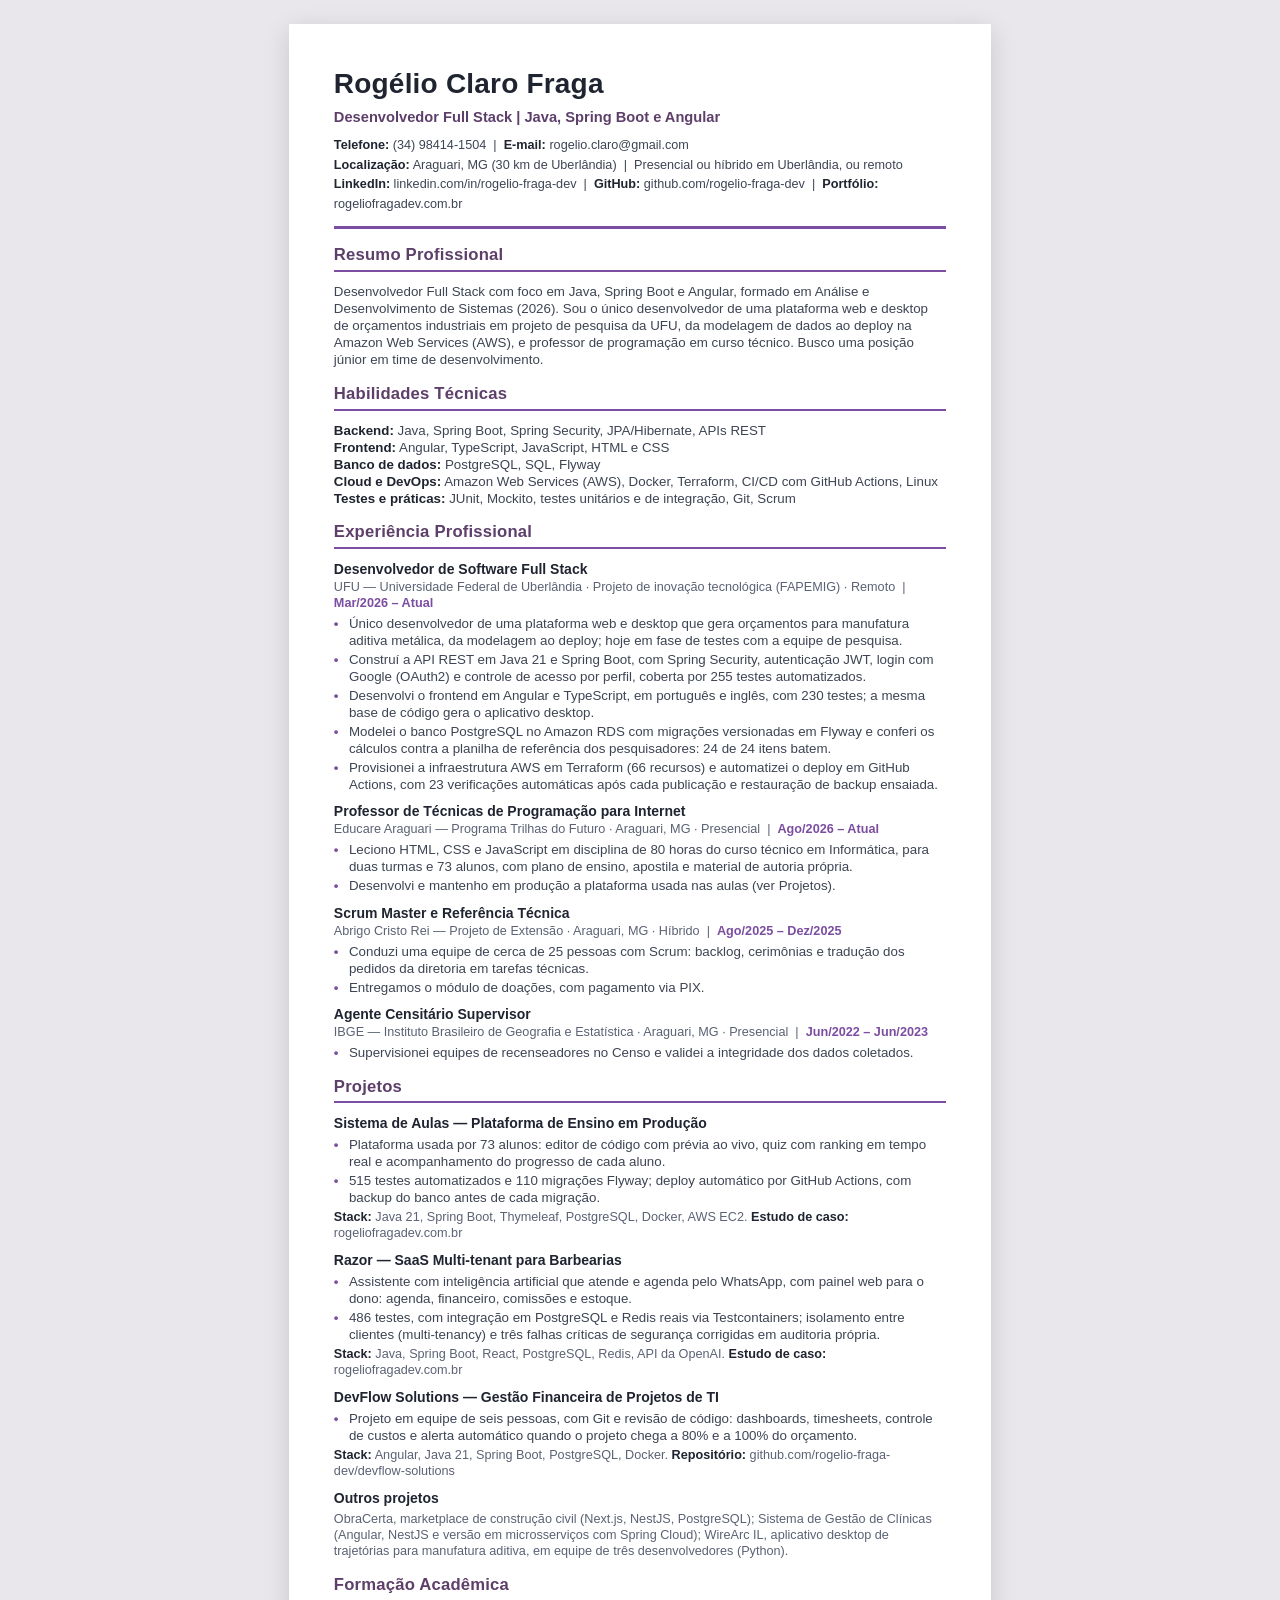
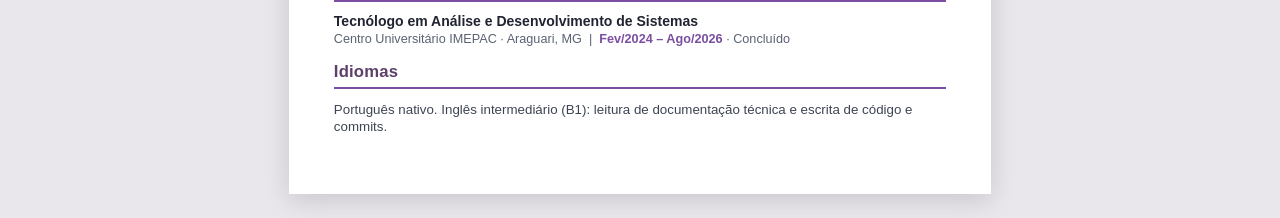
<file: curriculo.html>
<!DOCTYPE html>
<html lang="pt-BR">
<head>
<meta charset="UTF-8" />
<meta name="viewport" content="width=device-width, initial-scale=1.0" />
<!-- O Chrome copia este <title> para o metadado /Title do PDF, que alguns parsers leem.
     Por isso: sem acento, sem prefixo "Curriculo -", so nome + cargo. -->
<title>Rogelio Claro Fraga - Desenvolvedor Full Stack Java e Angular</title>
<meta name="description" content="Currículo de Rogélio Claro Fraga, Desenvolvedor Full Stack com Java, Spring Boot, Angular, TypeScript, PostgreSQL, Docker, AWS e Terraform." />
<meta name="author" content="Rogélio Claro Fraga" />
<link rel="canonical" href="https://rogeliofragadev.com.br/curriculo.html" />
<style>
/* ---------------------------------------------------------------
   Currículo ATS-safe.
   Regras que NAO podem ser quebradas neste arquivo:
   - coluna unica: nada de flex/grid/float/column-count para conteudo
   - nenhuma fonte de icone (Font Awesome extrai como lixo no parser)
   - nenhuma <table> e nenhum text box
   - contato no corpo do documento, nunca em header/footer de pagina
   - fonte de sistema, corpo entre 10pt e 12pt
   --------------------------------------------------------------- */
:root{
  --ink:#1f2430;
  --ink-soft:#3d4453;
  --ink-mute:#5b6274;
  --accent:#5d3f6a;
  --accent-bright:#7b4ea2;
  --rule:#d7d3de;
  --band:#2f2440;
  --band-text:#ffffff;
  --band-soft:#d9cfe8;
  --chip-bg:#f2edf7;
  --chip-border:#d8cae6;
}
*{box-sizing:border-box;margin:0;padding:0;
  -webkit-print-color-adjust:exact !important;print-color-adjust:exact !important;}

body{
  font-family:Arial, Helvetica, sans-serif;
  background:#e9e7ec;
  color:var(--ink);
  padding:24px 16px;
  font-size:10pt;
  line-height:1.28;
  text-align:left;              /* nunca justify: os vaos viram espacos extras na extracao */
  hyphens:none;
  /* Ligaduras desligadas: "fi"/"fl" viram um glifo so e podem extrair como lixo
     em palavras como "configuracao" e "perfil". */
  font-variant-ligatures:none;
  font-feature-settings:"liga" 0,"clig" 0,"dlig" 0;
}

.page{
  width:186mm;          /* A4 (210mm) menos as margens de impressao (2 x 12mm) */
  margin:0 auto;
  background:#fff;
  box-shadow:0 6px 24px rgba(0,0,0,.14);
  padding:12mm;
}

/* ---------- cabecalho ---------- */
/* Cabecalho claro: texto escuro sobre branco. Se o leitor do PDF descartar
   fundos, nada some. */
.band{
  color:var(--ink);
  padding:0 0 3mm 0;
  border-bottom:3px solid var(--accent-bright);
  margin-bottom:4mm;
}
/* letter-spacing acima de ~0.3px faz o pdftotext ler os vaos entre glifos como
   quebra de palavra e extrair "R o g e l i o". Manter minimo. */
.band h1{
  font-size:21pt;
  font-weight:bold;
  letter-spacing:.2px;
  line-height:1.1;
  margin-bottom:2mm;
}
.band .role{
  font-size:11pt;
  font-weight:bold;
  color:var(--accent);
  margin-bottom:2.5mm;
}
/* Contato: texto puro, com rotulo escrito. Sem icone, sem tabela.       */
/* Cada linha e um <p> proprio para o parser nao grudar tudo numa string. */
.band .contact{
  font-size:9.5pt;
  line-height:1.55;
  color:var(--ink-soft);
}
/* Precisa vir com especificidade maior que a regra generica `p{color:...}`
   la embaixo, senao os VALORES do contato herdam a cor escura do corpo e
   ficam escuro-sobre-escuro dentro da faixa. */
.band .contact p{color:var(--ink-soft);font-size:9.5pt;}
.band .contact a{color:var(--ink-soft);text-decoration:none;}
.band .contact strong{color:var(--ink);font-weight:bold;}

/* ---------- corpo ---------- */
section{margin-bottom:3.8mm;}

/* Sem text-transform:uppercase. O Chrome grava o texto JA transformado no PDF,
   entao "Experiência Profissional" sairia como "EXPERIÊNCIA PROFISSIONAL" e
   deixaria de bater literalmente com o cabecalho padrao que o ATS procura.
   A hierarquia vem de tamanho, peso, cor e regua. */
h2{
  font-size:12.5pt;
  font-weight:bold;
  color:var(--accent);
  letter-spacing:.2px;
  padding-bottom:1.2mm;
  margin-bottom:3mm;
  border-bottom:2px solid var(--accent-bright);
}

p{font-size:10pt;color:var(--ink-soft);}

/* ---------- habilidades ---------- */
/* Categoria em texto ("Backend:") para o ATS conseguir agrupar. */
.skill-row{margin-bottom:2mm;}
.skill-label{
  font-size:10pt;
  font-weight:bold;
  color:var(--ink);
}
.chip{
  display:inline-block;
  background:var(--chip-bg);
  border:1px solid var(--chip-border);
  color:var(--accent);
  font-size:8.5pt;
  font-weight:bold;
  padding:.6mm 1.8mm;
  border-radius:3px;
  margin:.8mm .8mm 0 0;
  white-space:nowrap;
}

/* ---------- entradas ---------- */
.entry{
  margin-bottom:2.8mm;
  page-break-inside:avoid;
  break-inside:avoid;
}
.entry-title{
  font-size:10.5pt;
  font-weight:bold;
  color:var(--ink);
}
.entry-meta{
  font-size:9.5pt;
  color:var(--ink-mute);
  margin-bottom:1mm;
}
.entry-meta .dates{color:var(--accent-bright);font-weight:bold;}

ul{list-style:none;margin-top:.8mm;}
li{
  font-size:10pt;
  color:var(--ink-soft);
  position:relative;
  padding-left:4mm;
  margin-bottom:.5mm;
}
li::before{
  content:"\2022";
  position:absolute;
  left:0;
  color:var(--accent-bright);
  font-weight:bold;
}

.stack{
  font-size:9.5pt;
  color:var(--ink-mute);
  margin-top:.8mm;
}
.stack strong{color:var(--ink);font-weight:bold;}

/* ---------- impressao ---------- */
/* A margem vive no @page, nao num padding do container: assim TODAS as     */
/* paginas ganham margem, e nao so a primeira.                              */
@page{size:A4;margin:12mm 12mm;}
@media print{
  body{background:#fff;padding:0;}
  .page{width:auto;box-shadow:none;margin:0;padding:0;}
  h2{page-break-after:avoid;break-after:avoid;}
}
</style>
</head>
<body>
<div class="page">

  <header class="band">
    <h1>Rogélio Claro Fraga</h1>
    <p class="role">Desenvolvedor Full Stack | Java, Spring Boot e Angular</p>
    <div class="contact">
      <p><strong>Telefone:</strong> (34) 98414-1504 &nbsp;|&nbsp; <strong>E-mail:</strong> <a href="mailto:rogelio.claro@gmail.com">rogelio.claro@gmail.com</a></p>
      <p><strong>Localização:</strong> Araguari, MG (30 km de Uberlândia) &nbsp;|&nbsp; Presencial ou híbrido em Uberlândia, ou remoto</p>
      <p><strong>LinkedIn:</strong> linkedin.com/in/rogelio-fraga-dev &nbsp;|&nbsp; <strong>GitHub:</strong> github.com/rogelio-fraga-dev &nbsp;|&nbsp; <strong>Portfólio:</strong> rogeliofragadev.com.br</p>
    </div>
  </header>

  <div class="content">

    <section>
      <h2>Resumo Profissional</h2>
      <p>Desenvolvedor Full Stack com foco em Java, Spring Boot e Angular, formado em Análise e
      Desenvolvimento de Sistemas (2026). Sou o único desenvolvedor de uma plataforma web e desktop
      de orçamentos industriais em projeto de pesquisa da UFU, da modelagem de dados ao deploy na
      Amazon Web Services (AWS), e professor de programação em curso técnico. Busco uma posição
      júnior em time de desenvolvimento.</p>
    </section>

    <section>
      <h2>Habilidades Técnicas</h2>
      <p><span class="skill-label">Backend:</span> Java, Spring Boot, Spring Security, JPA/Hibernate, APIs REST</p>
      <p><span class="skill-label">Frontend:</span> Angular, TypeScript, JavaScript, HTML e CSS</p>
      <p><span class="skill-label">Banco de dados:</span> PostgreSQL, SQL, Flyway</p>
      <p><span class="skill-label">Cloud e DevOps:</span> Amazon Web Services (AWS), Docker, Terraform, CI/CD com GitHub Actions, Linux</p>
      <p><span class="skill-label">Testes e práticas:</span> JUnit, Mockito, testes unitários e de integração, Git, Scrum</p>
    </section>

    <section>
      <h2>Experiência Profissional</h2>

      <div class="entry">
        <p class="entry-title">Desenvolvedor de Software Full Stack</p>
        <p class="entry-meta">UFU — Universidade Federal de Uberlândia · Projeto de inovação tecnológica (FAPEMIG) · Remoto &nbsp;|&nbsp; <span class="dates">Mar/2026 – Atual</span></p>
        <ul>
          <li>Único desenvolvedor de uma plataforma web e desktop que gera orçamentos para manufatura aditiva metálica, da modelagem ao deploy; hoje em fase de testes com a equipe de pesquisa.</li>
          <li>Construí a API REST em Java 21 e Spring Boot, com Spring Security, autenticação JWT, login com Google (OAuth2) e controle de acesso por perfil, coberta por 255 testes automatizados.</li>
          <li>Desenvolvi o frontend em Angular e TypeScript, em português e inglês, com 230 testes; a mesma base de código gera o aplicativo desktop.</li>
          <li>Modelei o banco PostgreSQL no Amazon RDS com migrações versionadas em Flyway e conferi os cálculos contra a planilha de referência dos pesquisadores: 24 de 24 itens batem.</li>
          <li>Provisionei a infraestrutura AWS em Terraform (66 recursos) e automatizei o deploy em GitHub Actions, com 23 verificações automáticas após cada publicação e restauração de backup ensaiada.</li>
        </ul>
      </div>

      <div class="entry">
        <p class="entry-title">Professor de Técnicas de Programação para Internet</p>
        <p class="entry-meta">Educare Araguari — Programa Trilhas do Futuro · Araguari, MG · Presencial &nbsp;|&nbsp; <span class="dates">Ago/2026 – Atual</span></p>
        <ul>
          <li>Leciono HTML, CSS e JavaScript em disciplina de 80 horas do curso técnico em Informática, para duas turmas e 73 alunos, com plano de ensino, apostila e material de autoria própria.</li>
          <li>Desenvolvi e mantenho em produção a plataforma usada nas aulas (ver Projetos).</li>
        </ul>
      </div>

      <div class="entry">
        <p class="entry-title">Scrum Master e Referência Técnica</p>
        <p class="entry-meta">Abrigo Cristo Rei — Projeto de Extensão · Araguari, MG · Híbrido &nbsp;|&nbsp; <span class="dates">Ago/2025 – Dez/2025</span></p>
        <ul>
          <li>Conduzi uma equipe de cerca de 25 pessoas com Scrum: backlog, cerimônias e tradução dos pedidos da diretoria em tarefas técnicas.</li>
          <li>Entregamos o módulo de doações, com pagamento via PIX.</li>
        </ul>
      </div>

      <div class="entry">
        <p class="entry-title">Agente Censitário Supervisor</p>
        <p class="entry-meta">IBGE — Instituto Brasileiro de Geografia e Estatística · Araguari, MG · Presencial &nbsp;|&nbsp; <span class="dates">Jun/2022 – Jun/2023</span></p>
        <ul>
          <li>Supervisionei equipes de recenseadores no Censo e validei a integridade dos dados coletados.</li>
        </ul>
      </div>
    </section>

    <section>
      <h2>Projetos</h2>

      <div class="entry">
        <p class="entry-title">Sistema de Aulas — Plataforma de Ensino em Produção</p>
        <ul>
          <li>Plataforma usada por 73 alunos: editor de código com prévia ao vivo, quiz com ranking em tempo real e acompanhamento do progresso de cada aluno.</li>
          <li>515 testes automatizados e 110 migrações Flyway; deploy automático por GitHub Actions, com backup do banco antes de cada migração.</li>
        </ul>
        <p class="stack"><strong>Stack:</strong> Java 21, Spring Boot, Thymeleaf, PostgreSQL, Docker, AWS EC2. <strong>Estudo de caso:</strong> rogeliofragadev.com.br</p>
      </div>

      <div class="entry">
        <p class="entry-title">Razor — SaaS Multi-tenant para Barbearias</p>
        <ul>
          <li>Assistente com inteligência artificial que atende e agenda pelo WhatsApp, com painel web para o dono: agenda, financeiro, comissões e estoque.</li>
          <li>486 testes, com integração em PostgreSQL e Redis reais via Testcontainers; isolamento entre clientes (multi-tenancy) e três falhas críticas de segurança corrigidas em auditoria própria.</li>
        </ul>
        <p class="stack"><strong>Stack:</strong> Java, Spring Boot, React, PostgreSQL, Redis, API da OpenAI. <strong>Estudo de caso:</strong> rogeliofragadev.com.br</p>
      </div>

      <div class="entry">
        <p class="entry-title">DevFlow Solutions — Gestão Financeira de Projetos de TI</p>
        <ul>
          <li>Projeto em equipe de seis pessoas, com Git e revisão de código: dashboards, timesheets, controle de custos e alerta automático quando o projeto chega a 80% e a 100% do orçamento.</li>
        </ul>
        <p class="stack"><strong>Stack:</strong> Angular, Java 21, Spring Boot, PostgreSQL, Docker. <strong>Repositório:</strong> github.com/rogelio-fraga-dev/devflow-solutions</p>
      </div>

      <div class="entry">
        <p class="entry-title">Outros projetos</p>
        <p class="stack">ObraCerta, marketplace de construção civil (Next.js, NestJS, PostgreSQL); Sistema de Gestão de Clínicas (Angular, NestJS e versão em microsserviços com Spring Cloud); WireArc IL, aplicativo desktop de trajetórias para manufatura aditiva, em equipe de três desenvolvedores (Python).</p>
      </div>
    </section>

    <section>
      <h2>Formação Acadêmica</h2>
      <div class="entry">
        <p class="entry-title">Tecnólogo em Análise e Desenvolvimento de Sistemas</p>
        <p class="entry-meta">Centro Universitário IMEPAC · Araguari, MG &nbsp;|&nbsp; <span class="dates">Fev/2024 – Ago/2026</span> · Concluído</p>
      </div>
    </section>

    <section>
      <h2>Idiomas</h2>
      <p>Português nativo. Inglês intermediário (B1): leitura de documentação técnica e escrita de código e commits.</p>
    </section>

  </div>
</div>
</body>
</html>
</file>
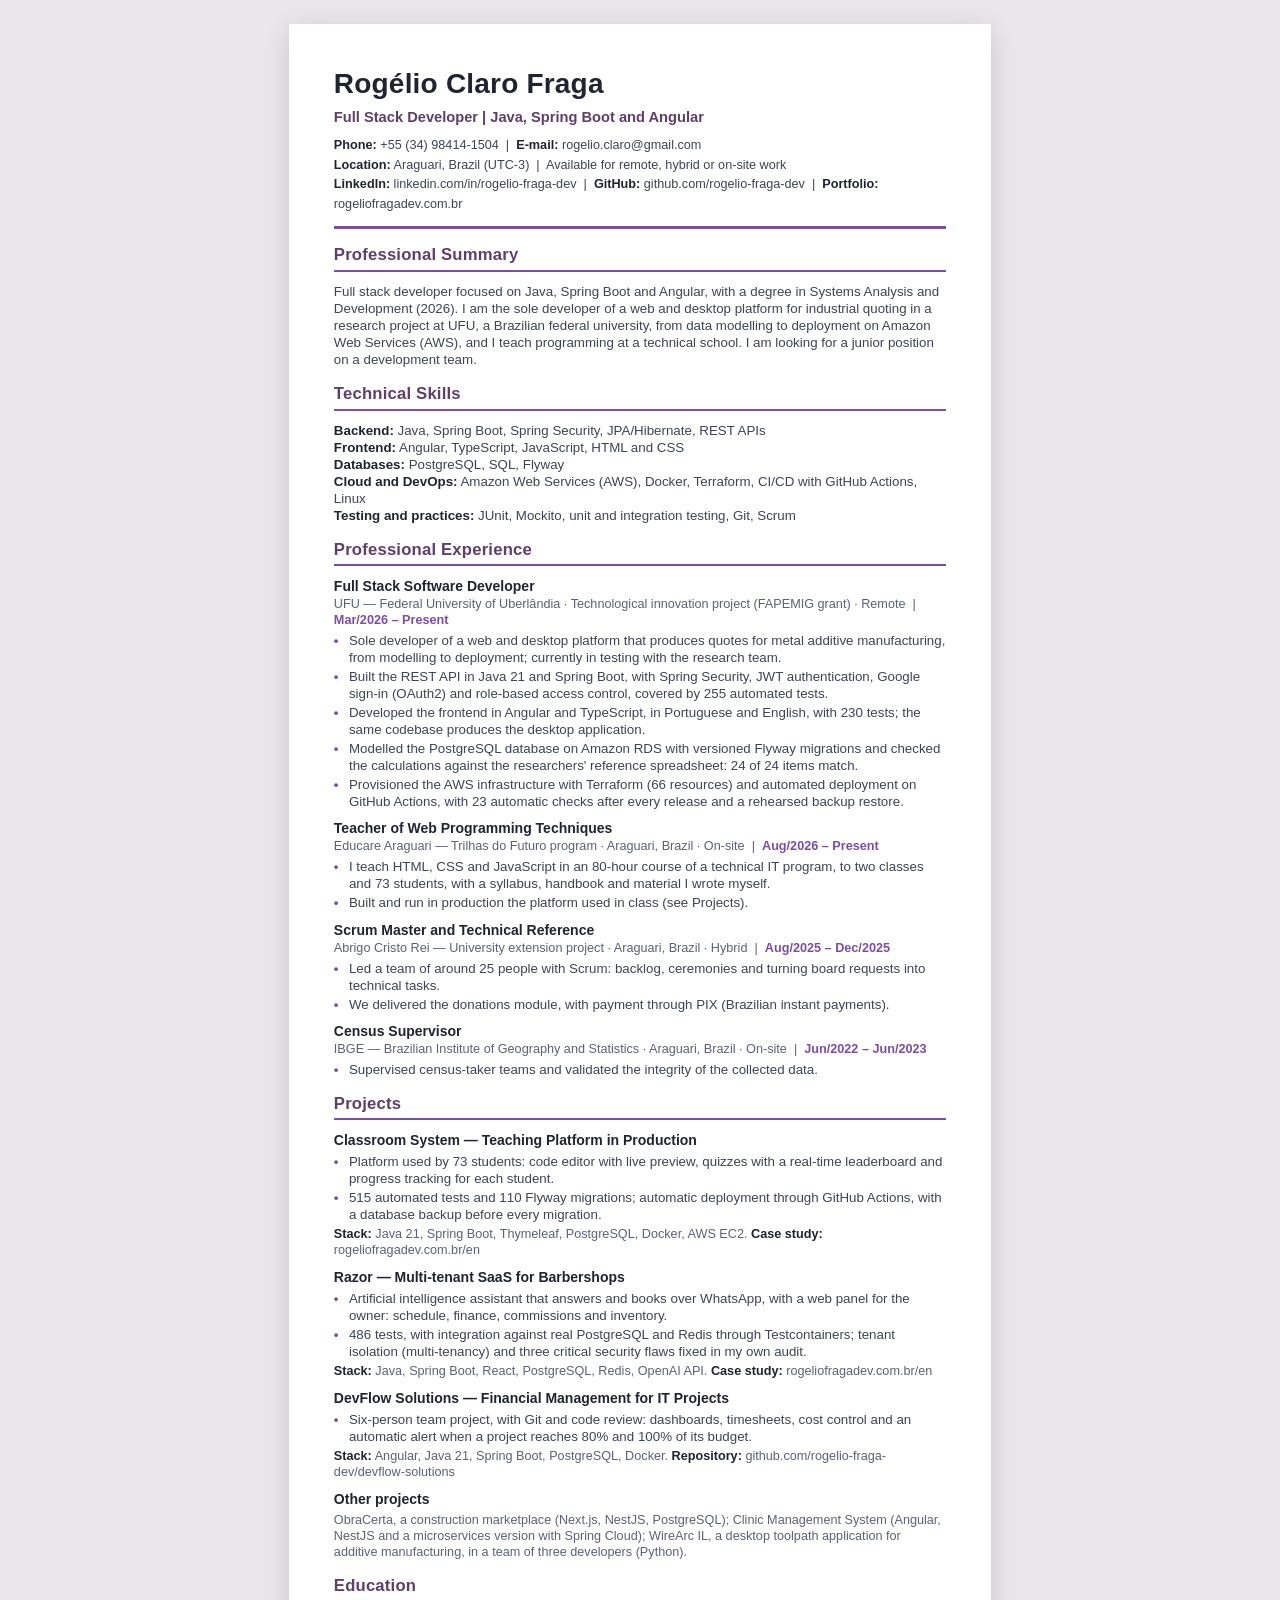
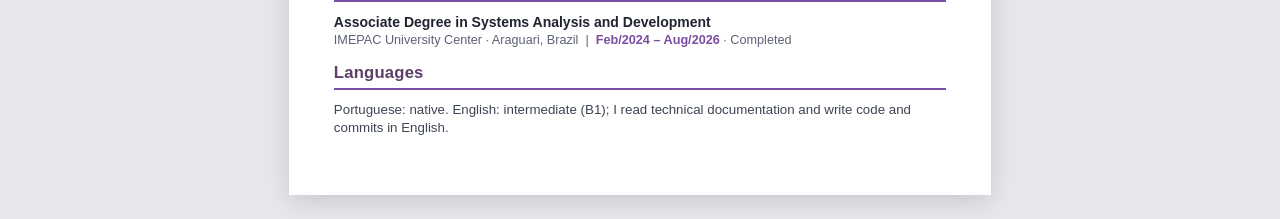
<file: en/resume.html>
<!DOCTYPE html>
<html lang="en">
<head>
<meta charset="UTF-8" />
<meta name="viewport" content="width=device-width, initial-scale=1.0" />
<!-- O Chrome copia este <title> para o metadado /Title do PDF, que alguns parsers leem.
     Por isso: sem acento, sem prefixo "Curriculo -", so nome + cargo. -->
<title>Rogelio Claro Fraga - Full Stack Developer (Java and Angular)</title>
<meta name="description" content="Currículo de Rogélio Claro Fraga, Desenvolvedor Full Stack com Java, Spring Boot, Angular, TypeScript, PostgreSQL, Docker, AWS e Terraform." />
<meta name="author" content="Rogélio Claro Fraga" />
<link rel="canonical" href="https://rogeliofragadev.com.br/curriculo.html" />
<style>
/* ---------------------------------------------------------------
   Currículo ATS-safe.
   Regras que NAO podem ser quebradas neste arquivo:
   - coluna unica: nada de flex/grid/float/column-count para conteudo
   - nenhuma fonte de icone (Font Awesome extrai como lixo no parser)
   - nenhuma <table> e nenhum text box
   - contato no corpo do documento, nunca em header/footer de pagina
   - fonte de sistema, corpo entre 10pt e 12pt
   --------------------------------------------------------------- */
:root{
  --ink:#1f2430;
  --ink-soft:#3d4453;
  --ink-mute:#5b6274;
  --accent:#5d3f6a;
  --accent-bright:#7b4ea2;
  --rule:#d7d3de;
  --band:#2f2440;
  --band-text:#ffffff;
  --band-soft:#d9cfe8;
  --chip-bg:#f2edf7;
  --chip-border:#d8cae6;
}
*{box-sizing:border-box;margin:0;padding:0;
  -webkit-print-color-adjust:exact !important;print-color-adjust:exact !important;}

body{
  font-family:Arial, Helvetica, sans-serif;
  background:#e9e7ec;
  color:var(--ink);
  padding:24px 16px;
  font-size:10pt;
  line-height:1.28;
  text-align:left;              /* nunca justify: os vaos viram espacos extras na extracao */
  hyphens:none;
  /* Ligaduras desligadas: "fi"/"fl" viram um glifo so e podem extrair como lixo
     em palavras como "configuracao" e "perfil". */
  font-variant-ligatures:none;
  font-feature-settings:"liga" 0,"clig" 0,"dlig" 0;
}

.page{
  width:186mm;          /* A4 (210mm) menos as margens de impressao (2 x 12mm) */
  margin:0 auto;
  background:#fff;
  box-shadow:0 6px 24px rgba(0,0,0,.14);
  padding:12mm;
}

/* ---------- cabecalho ---------- */
/* Cabecalho claro: texto escuro sobre branco. Se o leitor do PDF descartar
   fundos, nada some. */
.band{
  color:var(--ink);
  padding:0 0 3mm 0;
  border-bottom:3px solid var(--accent-bright);
  margin-bottom:4mm;
}
/* letter-spacing acima de ~0.3px faz o pdftotext ler os vaos entre glifos como
   quebra de palavra e extrair "R o g e l i o". Manter minimo. */
.band h1{
  font-size:21pt;
  font-weight:bold;
  letter-spacing:.2px;
  line-height:1.1;
  margin-bottom:2mm;
}
.band .role{
  font-size:11pt;
  font-weight:bold;
  color:var(--accent);
  margin-bottom:2.5mm;
}
/* Contato: texto puro, com rotulo escrito. Sem icone, sem tabela.       */
/* Cada linha e um <p> proprio para o parser nao grudar tudo numa string. */
.band .contact{
  font-size:9.5pt;
  line-height:1.55;
  color:var(--ink-soft);
}
/* Precisa vir com especificidade maior que a regra generica `p{color:...}`
   la embaixo, senao os VALORES do contato herdam a cor escura do corpo e
   ficam escuro-sobre-escuro dentro da faixa. */
.band .contact p{color:var(--ink-soft);font-size:9.5pt;}
.band .contact a{color:var(--ink-soft);text-decoration:none;}
.band .contact strong{color:var(--ink);font-weight:bold;}

/* ---------- corpo ---------- */
section{margin-bottom:3.8mm;}

/* Sem text-transform:uppercase. O Chrome grava o texto JA transformado no PDF,
   entao "Experiência Profissional" sairia como "EXPERIÊNCIA PROFISSIONAL" e
   deixaria de bater literalmente com o cabecalho padrao que o ATS procura.
   A hierarquia vem de tamanho, peso, cor e regua. */
h2{
  font-size:12.5pt;
  font-weight:bold;
  color:var(--accent);
  letter-spacing:.2px;
  padding-bottom:1.2mm;
  margin-bottom:3mm;
  border-bottom:2px solid var(--accent-bright);
}

p{font-size:10pt;color:var(--ink-soft);}

/* ---------- habilidades ---------- */
/* Categoria em texto ("Backend:") para o ATS conseguir agrupar. */
.skill-row{margin-bottom:2mm;}
.skill-label{
  font-size:10pt;
  font-weight:bold;
  color:var(--ink);
}
.chip{
  display:inline-block;
  background:var(--chip-bg);
  border:1px solid var(--chip-border);
  color:var(--accent);
  font-size:8.5pt;
  font-weight:bold;
  padding:.6mm 1.8mm;
  border-radius:3px;
  margin:.8mm .8mm 0 0;
  white-space:nowrap;
}

/* ---------- entradas ---------- */
.entry{
  margin-bottom:2.8mm;
  page-break-inside:avoid;
  break-inside:avoid;
}
.entry-title{
  font-size:10.5pt;
  font-weight:bold;
  color:var(--ink);
}
.entry-meta{
  font-size:9.5pt;
  color:var(--ink-mute);
  margin-bottom:1mm;
}
.entry-meta .dates{color:var(--accent-bright);font-weight:bold;}

ul{list-style:none;margin-top:.8mm;}
li{
  font-size:10pt;
  color:var(--ink-soft);
  position:relative;
  padding-left:4mm;
  margin-bottom:.5mm;
}
li::before{
  content:"\2022";
  position:absolute;
  left:0;
  color:var(--accent-bright);
  font-weight:bold;
}

.stack{
  font-size:9.5pt;
  color:var(--ink-mute);
  margin-top:.8mm;
}
.stack strong{color:var(--ink);font-weight:bold;}

/* ---------- impressao ---------- */
/* A margem vive no @page, nao num padding do container: assim TODAS as     */
/* paginas ganham margem, e nao so a primeira.                              */
@page{size:A4;margin:12mm 12mm;}
@media print{
  body{background:#fff;padding:0;}
  .page{width:auto;box-shadow:none;margin:0;padding:0;}
  h2{page-break-after:avoid;break-after:avoid;}
}
</style>
</head>
<body>
<div class="page">

  <header class="band">
    <h1>Rogélio Claro Fraga</h1>
    <p class="role">Full Stack Developer | Java, Spring Boot and Angular</p>
    <div class="contact">
      <p><strong>Phone:</strong> +55 (34) 98414-1504 &nbsp;|&nbsp; <strong>E-mail:</strong> <a href="mailto:rogelio.claro@gmail.com">rogelio.claro@gmail.com</a></p>
      <p><strong>Location:</strong> Araguari, Brazil (UTC-3) &nbsp;|&nbsp; Available for remote, hybrid or on-site work</p>
      <p><strong>LinkedIn:</strong> linkedin.com/in/rogelio-fraga-dev &nbsp;|&nbsp; <strong>GitHub:</strong> github.com/rogelio-fraga-dev &nbsp;|&nbsp; <strong>Portfolio:</strong> rogeliofragadev.com.br</p>
    </div>
  </header>

  <div class="content">

    <section>
      <h2>Professional Summary</h2>
      <p>Full stack developer focused on Java, Spring Boot and Angular, with a degree in Systems
      Analysis and Development (2026). I am the sole developer of a web and desktop platform for
      industrial quoting in a research project at UFU, a Brazilian federal university, from data
      modelling to deployment on Amazon Web Services (AWS), and I teach programming at a technical
      school. I am looking for a junior position on a development team.</p>
    </section>

    <section>
      <h2>Technical Skills</h2>
      <p><span class="skill-label">Backend:</span> Java, Spring Boot, Spring Security, JPA/Hibernate, REST APIs</p>
      <p><span class="skill-label">Frontend:</span> Angular, TypeScript, JavaScript, HTML and CSS</p>
      <p><span class="skill-label">Databases:</span> PostgreSQL, SQL, Flyway</p>
      <p><span class="skill-label">Cloud and DevOps:</span> Amazon Web Services (AWS), Docker, Terraform, CI/CD with GitHub Actions, Linux</p>
      <p><span class="skill-label">Testing and practices:</span> JUnit, Mockito, unit and integration testing, Git, Scrum</p>
    </section>

    <section>
      <h2>Professional Experience</h2>

      <div class="entry">
        <p class="entry-title">Full Stack Software Developer</p>
        <p class="entry-meta">UFU — Federal University of Uberlândia · Technological innovation project (FAPEMIG grant) · Remote &nbsp;|&nbsp; <span class="dates">Mar/2026 – Present</span></p>
        <ul>
          <li>Sole developer of a web and desktop platform that produces quotes for metal additive manufacturing, from modelling to deployment; currently in testing with the research team.</li>
          <li>Built the REST API in Java 21 and Spring Boot, with Spring Security, JWT authentication, Google sign-in (OAuth2) and role-based access control, covered by 255 automated tests.</li>
          <li>Developed the frontend in Angular and TypeScript, in Portuguese and English, with 230 tests; the same codebase produces the desktop application.</li>
          <li>Modelled the PostgreSQL database on Amazon RDS with versioned Flyway migrations and checked the calculations against the researchers' reference spreadsheet: 24 of 24 items match.</li>
          <li>Provisioned the AWS infrastructure with Terraform (66 resources) and automated deployment on GitHub Actions, with 23 automatic checks after every release and a rehearsed backup restore.</li>
        </ul>
      </div>

      <div class="entry">
        <p class="entry-title">Teacher of Web Programming Techniques</p>
        <p class="entry-meta">Educare Araguari — Trilhas do Futuro program · Araguari, Brazil · On-site &nbsp;|&nbsp; <span class="dates">Aug/2026 – Present</span></p>
        <ul>
          <li>I teach HTML, CSS and JavaScript in an 80-hour course of a technical IT program, to two classes and 73 students, with a syllabus, handbook and material I wrote myself.</li>
          <li>Built and run in production the platform used in class (see Projects).</li>
        </ul>
      </div>

      <div class="entry">
        <p class="entry-title">Scrum Master and Technical Reference</p>
        <p class="entry-meta">Abrigo Cristo Rei — University extension project · Araguari, Brazil · Hybrid &nbsp;|&nbsp; <span class="dates">Aug/2025 – Dec/2025</span></p>
        <ul>
          <li>Led a team of around 25 people with Scrum: backlog, ceremonies and turning board requests into technical tasks.</li>
          <li>We delivered the donations module, with payment through PIX (Brazilian instant payments).</li>
        </ul>
      </div>

      <div class="entry">
        <p class="entry-title">Census Supervisor</p>
        <p class="entry-meta">IBGE — Brazilian Institute of Geography and Statistics · Araguari, Brazil · On-site &nbsp;|&nbsp; <span class="dates">Jun/2022 – Jun/2023</span></p>
        <ul>
          <li>Supervised census-taker teams and validated the integrity of the collected data.</li>
        </ul>
      </div>
    </section>

    <section>
      <h2>Projects</h2>

      <div class="entry">
        <p class="entry-title">Classroom System — Teaching Platform in Production</p>
        <ul>
          <li>Platform used by 73 students: code editor with live preview, quizzes with a real-time leaderboard and progress tracking for each student.</li>
          <li>515 automated tests and 110 Flyway migrations; automatic deployment through GitHub Actions, with a database backup before every migration.</li>
        </ul>
        <p class="stack"><strong>Stack:</strong> Java 21, Spring Boot, Thymeleaf, PostgreSQL, Docker, AWS EC2. <strong>Case study:</strong> rogeliofragadev.com.br/en</p>
      </div>

      <div class="entry">
        <p class="entry-title">Razor — Multi-tenant SaaS for Barbershops</p>
        <ul>
          <li>Artificial intelligence assistant that answers and books over WhatsApp, with a web panel for the owner: schedule, finance, commissions and inventory.</li>
          <li>486 tests, with integration against real PostgreSQL and Redis through Testcontainers; tenant isolation (multi-tenancy) and three critical security flaws fixed in my own audit.</li>
        </ul>
        <p class="stack"><strong>Stack:</strong> Java, Spring Boot, React, PostgreSQL, Redis, OpenAI API. <strong>Case study:</strong> rogeliofragadev.com.br/en</p>
      </div>

      <div class="entry">
        <p class="entry-title">DevFlow Solutions — Financial Management for IT Projects</p>
        <ul>
          <li>Six-person team project, with Git and code review: dashboards, timesheets, cost control and an automatic alert when a project reaches 80% and 100% of its budget.</li>
        </ul>
        <p class="stack"><strong>Stack:</strong> Angular, Java 21, Spring Boot, PostgreSQL, Docker. <strong>Repository:</strong> github.com/rogelio-fraga-dev/devflow-solutions</p>
      </div>

      <div class="entry">
        <p class="entry-title">Other projects</p>
        <p class="stack">ObraCerta, a construction marketplace (Next.js, NestJS, PostgreSQL); Clinic Management System (Angular, NestJS and a microservices version with Spring Cloud); WireArc IL, a desktop toolpath application for additive manufacturing, in a team of three developers (Python).</p>
      </div>
    </section>

    <section>
      <h2>Education</h2>
      <div class="entry">
        <p class="entry-title">Associate Degree in Systems Analysis and Development</p>
        <p class="entry-meta">IMEPAC University Center · Araguari, Brazil &nbsp;|&nbsp; <span class="dates">Feb/2024 – Aug/2026</span> · Completed</p>
      </div>
    </section>

    <section>
      <h2>Languages</h2>
      <p>Portuguese: native. English: intermediate (B1); I read technical documentation and write code and commits in English.</p>
    </section>

  </div>
</div>
</body>
</html>
</file>
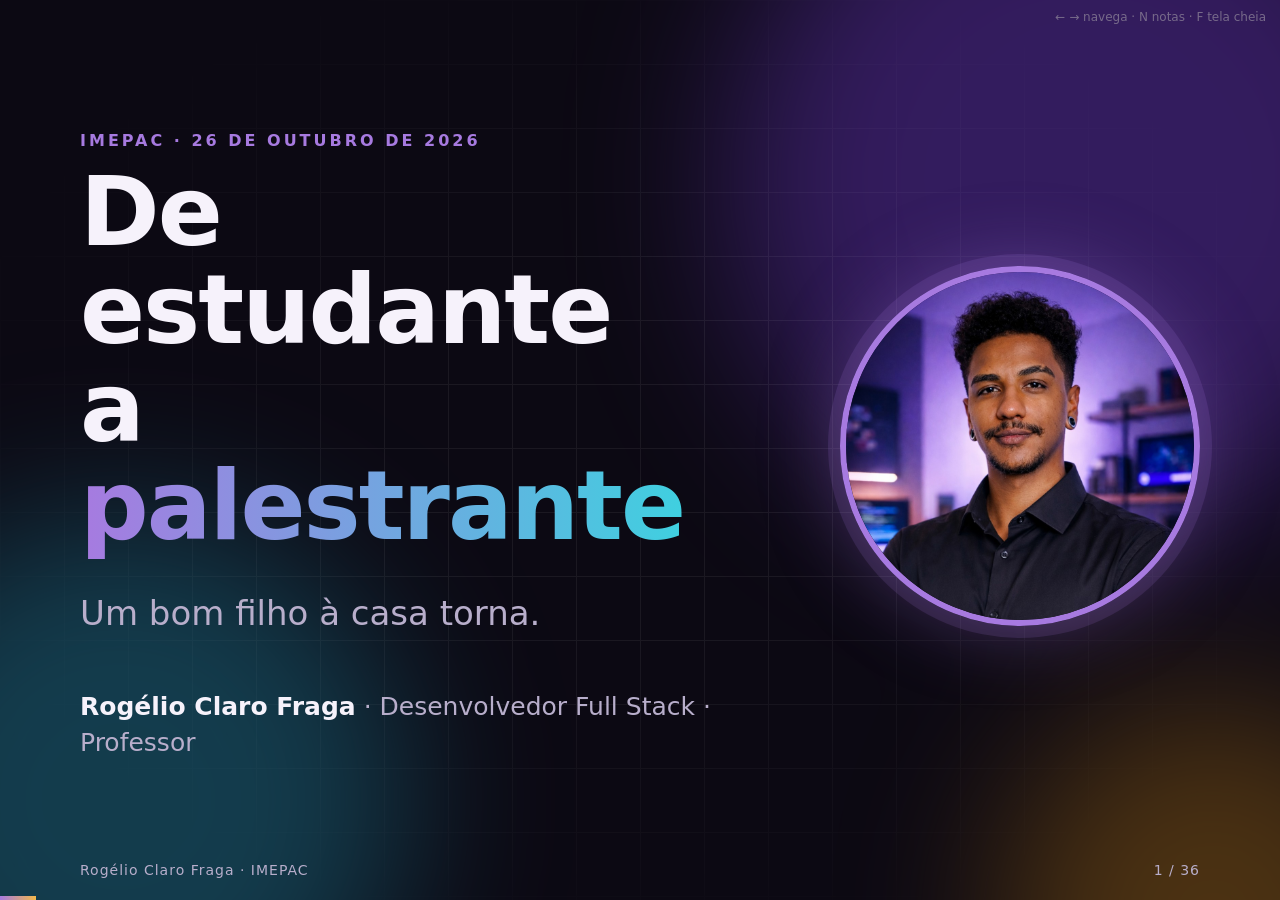
<file: palestra/slides.html>
<!doctype html>
<html lang="pt-BR">
<head>
<meta charset="utf-8">
<meta name="viewport" content="width=device-width, initial-scale=1">
<title>De estudante a palestrante</title>
<style>
  :root {
    --bg: #0c0913;
    --card: rgba(34, 26, 48, .8);
    --card-solid: #221a30;
    --line: #3a2d50;
    --text: #f6f2fb;
    --muted: #b8aecb;
    --accent: #a77ae0;
    --accent-2: #f2b84b;
    --cyan: #3fd0e0;
    --danger: #ff7a7a;
    --ok: #6fd6a0;
  }
  * { box-sizing: border-box; margin: 0; padding: 0; }
  html, body { height: 100%; background: var(--bg); overflow: hidden; }
  body { font-family: "Segoe UI", system-ui, -apple-system, Roboto, Arial, sans-serif; color: var(--text); }

  /* ---------- Palco ----------
     Deitado, o palco tem 1280x720 e cresce na largura ou na altura para ter a
     mesma proporção da tela; em pé (celular), tem 480 de largura. Depois é
     escalado: ocupa a tela toda, sem faixas pretas. */
  #stage { position: fixed; left: 0; top: 0; overflow: hidden; background: var(--bg); transform-origin: 0 0; }
  #stage .bg { position: absolute; inset: -20%; pointer-events: none; filter: blur(80px); opacity: .5; }
  #stage .bg i { position: absolute; border-radius: 50%; }
  #stage .bg i:nth-child(1) { width: 40%; aspect-ratio: 1; background: #5b2fa8; left: 55%; top: 0; animation: drift1 22s ease-in-out infinite alternate; }
  #stage .bg i:nth-child(2) { width: 32%; aspect-ratio: 1; background: #1b6f86; left: 5%; top: 55%; animation: drift2 26s ease-in-out infinite alternate; }
  #stage .bg i:nth-child(3) { width: 24%; aspect-ratio: 1; background: #8a5a12; left: 70%; top: 70%; animation: drift1 30s ease-in-out infinite alternate-reverse; }
  @keyframes drift1 { to { transform: translate(-180px, 120px) scale(1.2); } }
  @keyframes drift2 { to { transform: translate(200px, -140px) scale(.85); } }
  #stage .grid {
    position: absolute; inset: 0; pointer-events: none; opacity: .06;
    background-image: linear-gradient(#fff 1px, transparent 1px), linear-gradient(90deg, #fff 1px, transparent 1px);
    background-size: 64px 64px;
    mask-image: radial-gradient(ellipse at center, #000 30%, transparent 80%);
  }

  .slide {
    position: absolute; inset: 0; padding: 56px 80px 64px; z-index: 1;
    display: none; flex-direction: column; justify-content: center; gap: 0;
  }
  .slide.active { display: flex; }

  /* ---------- Animações de entrada (--d = ordem) ---------- */
  .slide.active .a     { animation: up .7s cubic-bezier(.2, .7, .2, 1) both;    animation-delay: calc(var(--d, 0) * 120ms + 80ms); }
  .slide.active .pop   { animation: pop .55s cubic-bezier(.3, 1.5, .5, 1) both; animation-delay: calc(var(--d, 0) * 150ms + 100ms); }
  .slide.active .left  { animation: left .7s cubic-bezier(.2, .7, .2, 1) both;  animation-delay: calc(var(--d, 0) * 120ms + 80ms); }
  .slide.active .right { animation: right .7s cubic-bezier(.2, .7, .2, 1) both; animation-delay: calc(var(--d, 0) * 120ms + 80ms); }
  @keyframes up    { from { opacity: 0; transform: translateY(26px); filter: blur(4px); } to { opacity: 1; transform: none; filter: none; } }
  @keyframes pop   { from { opacity: 0; transform: scale(.6); } to { opacity: 1; transform: none; } }
  @keyframes left  { from { opacity: 0; transform: translateX(-50px); } to { opacity: 1; transform: none; } }
  @keyframes right { from { opacity: 0; transform: translateX(50px); } to { opacity: 1; transform: none; } }
  .words .w { display: inline-block; opacity: 0; }
  .slide.active .words .w { animation: up .6s cubic-bezier(.2, .7, .2, 1) both; }

  /* ---------- Tipografia ---------- */
  .kicker { font-size: 16px; font-weight: 700; letter-spacing: 3px; text-transform: uppercase; color: var(--accent); margin-bottom: 14px; }
  h1 { font-size: 84px; line-height: 1.02; font-weight: 800; letter-spacing: -2px; }
  h2 { font-size: 52px; line-height: 1.08; font-weight: 800; letter-spacing: -1px; margin-bottom: 30px; }
  h3 { font-size: 25px; font-weight: 700; margin-bottom: 8px; }
  p, li { font-size: 25px; line-height: 1.45; }
  .muted { color: var(--muted); }
  .hl { color: var(--accent-2); }
  .ac { color: var(--accent); }
  .grad {
    background: linear-gradient(90deg, var(--accent), var(--cyan), var(--accent-2), var(--accent));
    background-size: 300% 100%; -webkit-background-clip: text; background-clip: text; color: transparent;
    animation: shine 8s linear infinite;
  }
  @keyframes shine { to { background-position: 300% 0; } }
  .quote { font-size: 58px; line-height: 1.18; font-weight: 800; letter-spacing: -1px; border-left: 7px solid var(--accent); padding-left: 36px; }
  .lead { font-size: 30px; margin-top: 34px; }
  code { font-family: Consolas, "Cascadia Code", monospace; font-size: .9em; background: rgba(255,255,255,.08); padding: 1px 6px; border-radius: 5px; }

  /* ---------- Blocos ---------- */
  .row { display: flex; gap: 36px; align-items: center; }
  .row > .f1 { flex: 1; min-width: 0; }
  .grid-2 { display: grid; grid-template-columns: 1fr 1fr; gap: 24px; }
  .grid-3 { display: grid; grid-template-columns: repeat(3, 1fr); gap: 24px; }
  .grid-4 { display: grid; grid-template-columns: repeat(4, 1fr); gap: 20px; }
  .card { background: var(--card); border: 1px solid var(--line); border-radius: 20px; padding: 28px 30px; backdrop-filter: blur(6px); }
  .card p, .card li { font-size: 21px; }
  .card.glow { border-color: var(--accent); box-shadow: 0 0 0 1px var(--accent), 0 18px 50px -20px rgba(167,122,224,.6); }
  .card.top { border-top: 4px solid var(--accent); }
  .card.top.gold { border-top-color: var(--accent-2); }
  .card.top.cyan { border-top-color: var(--cyan); }
  .tag { display: inline-block; font-size: 15px; font-weight: 700; padding: 6px 13px; border-radius: 999px; border: 1px solid var(--line); background: rgba(255,255,255,.04); color: var(--muted); margin: 0 6px 8px 0; }
  .big-num { font-size: 92px; font-weight: 800; color: var(--accent-2); line-height: 1; font-variant-numeric: tabular-nums; }
  ul.clean { list-style: none; display: grid; gap: 14px; }
  ul.clean li { padding-left: 32px; position: relative; }
  ul.clean li::before { content: ""; position: absolute; left: 0; top: .55em; width: 12px; height: 12px; border-radius: 3px; background: var(--accent); }
  .bugs { list-style: none; }
  .bugs li { font-size: 21px; line-height: 1.4; padding-left: 30px; position: relative; margin-bottom: 12px; }
  .bugs li:last-child { margin-bottom: 0; }
  .bugs li::before { content: "✗"; position: absolute; left: 0; color: var(--danger); font-weight: 800; }
  .fix { color: var(--ok); font-weight: 700; }

  /* ---------- Ícones (SVG em traço) ---------- */
  .ico { width: 40px; height: 40px; stroke: currentColor; fill: none; stroke-width: 1.7; stroke-linecap: round; stroke-linejoin: round; }

  /* ---------- Mockups ---------- */
  .browser { border-radius: 14px; overflow: hidden; border: 1px solid var(--line); background: #15101f; box-shadow: 0 30px 70px -25px rgba(0,0,0,.9); }
  .browser .bar { height: 32px; display: flex; align-items: center; gap: 7px; padding: 0 12px; background: #1f1830; border-bottom: 1px solid var(--line); }
  .browser .bar i { width: 11px; height: 11px; border-radius: 50%; background: #ff5f57; }
  .browser .bar i:nth-child(2) { background: #febc2e; }
  .browser .bar i:nth-child(3) { background: #28c840; }
  .browser .bar span { margin-left: 12px; font-size: 13px; color: var(--muted); background: rgba(255,255,255,.06); padding: 3px 14px; border-radius: 6px; }
  .browser img { display: block; width: 100%; }
  .phone { width: 230px; flex-shrink: 0; border-radius: 32px; padding: 9px; background: #07050b; border: 2px solid #3a2d50; box-shadow: 0 30px 60px -20px rgba(0,0,0,.9); }
  .phone img { display: block; width: 100%; border-radius: 24px; }
  .float { animation: float 6s ease-in-out infinite; }
  @keyframes float { 50% { transform: translateY(-10px); } }

  /* ---------- Diagramas "como funciona" ---------- */
  .flow { display: flex; align-items: stretch; }
  .node {
    background: var(--card-solid); border: 1px solid var(--line); border-radius: 18px; padding: 20px 16px;
    text-align: center; flex: 1 1 0; min-width: 0; position: relative; z-index: 1;
    display: flex; flex-direction: column; align-items: center; justify-content: center;
  }
  .node .ico { color: var(--accent); margin-bottom: 10px; }
  .node.hot { border-color: var(--accent-2); box-shadow: 0 0 34px -8px rgba(242,184,75,.55); }
  .node.hot .ico { color: var(--accent-2); }
  .node b { display: block; font-size: 20px; }
  .node small { display: block; font-size: 15.5px; color: var(--muted); margin-top: 5px; line-height: 1.3; }
  .link { flex: 0 0 64px; align-self: center; height: 3px; position: relative;
    background: repeating-linear-gradient(90deg, var(--line) 0 8px, transparent 8px 14px); }
  .slide.active .link::after {
    content: ""; position: absolute; top: -5px; left: 0; width: 13px; height: 13px; border-radius: 50%;
    background: var(--accent-2); box-shadow: 0 0 14px var(--accent-2); opacity: 0;
    animation: packet 2.2s linear infinite; animation-delay: calc(var(--d, 0) * 150ms + 600ms);
  }
  @keyframes packet { 0% { left: 0; opacity: 0; } 15% { opacity: 1; } 85% { opacity: 1; } 100% { left: calc(100% - 13px); opacity: 0; } }
  .lane { font-size: 14px; letter-spacing: 2px; text-transform: uppercase; color: var(--accent); margin: 0 0 12px; font-weight: 700; }

  /* etapas do custo: acendem uma a uma e ficam acesas */
  .stages { display: flex; align-items: center; gap: 8px; }
  .stages span { white-space: nowrap; font-weight: 700; font-size: 18px; padding: 11px 15px; border-radius: 12px; border: 1px solid var(--line); background: var(--card-solid); color: var(--muted); }
  .stages em { font-style: normal; color: var(--line); font-size: 22px; }
  .slide.active .stages span { animation: lit .5s ease forwards; animation-delay: calc(var(--i) * 450ms + 900ms); }
  .slide.active .stages span.end { animation-name: litEnd; }
  @keyframes lit { to { color: var(--text); border-color: var(--accent); background: rgba(167,122,224,.18); } }
  @keyframes litEnd { to { color: #1a1206; border-color: var(--accent-2); background: var(--accent-2); } }

  /* ---------- Linha do tempo ---------- */
  .timeline { display: flex; }
  .step { flex: 1; position: relative; padding: 36px 18px 0 0; }
  .step::before { content: ""; position: absolute; top: 9px; left: 0; right: 0; height: 3px; background: var(--line); transform-origin: left; }
  .slide.active .step::before { animation: draw .5s ease both; animation-delay: calc(var(--d, 0) * 220ms); }
  @keyframes draw { from { transform: scaleX(0); } }
  .step::after { content: ""; position: absolute; top: 0; left: 0; width: 21px; height: 21px; border-radius: 50%; background: var(--bg); border: 3px solid var(--accent); }
  .step.lost::after { border-color: var(--muted); }
  .step.win::after { background: var(--accent-2); border-color: var(--accent-2); box-shadow: 0 0 18px var(--accent-2); }
  .step p { font-size: 22px; }
  .step .when { font-size: 14px; letter-spacing: 1px; color: var(--muted); text-transform: uppercase; margin-bottom: 8px; }
  /* risco que se desenha por cima do texto, mesmo quebrando linha */
  .step.lost p { color: var(--muted); }
  .step.lost p span { background: linear-gradient(var(--danger), var(--danger)) no-repeat 0 58% / 0% 3px; -webkit-box-decoration-break: clone; box-decoration-break: clone; }
  .slide.active .step.lost p span { animation: strike .5s ease forwards; animation-delay: calc(var(--d, 0) * 220ms + 500ms); }
  @keyframes strike { to { background-size: 100% 3px; } }

  /* ---------- Fotos ---------- */
  .photo { width: 320px; height: 320px; flex-shrink: 0; border-radius: 50%; object-fit: cover; border: 6px solid var(--accent); box-shadow: 0 0 0 12px rgba(167,122,224,.14), 0 0 80px rgba(167,122,224,.35); }
  .bleed { position: absolute; inset: 0; z-index: 0; overflow: hidden; }
  .bleed img { width: 100%; height: 100%; object-fit: cover; }
  .slide.active .bleed img { animation: kenburns 18s ease-out both; }
  @keyframes kenburns { from { transform: scale(1.15) translate(2%, 2%); } to { transform: scale(1); } }
  .bleed::after { content: ""; position: absolute; inset: 0; background: linear-gradient(90deg, rgba(12,9,19,.97) 0%, rgba(12,9,19,.85) 45%, rgba(12,9,19,.1) 80%); }
  .on-top { position: relative; z-index: 1; }
  .inset-photo { position: absolute; right: 80px; bottom: 80px; width: 230px; border-radius: 16px; border: 3px solid var(--accent-2); z-index: 1; box-shadow: 0 20px 50px rgba(0,0,0,.7); }
  .badge-live { display: inline-flex; align-items: center; gap: 9px; font-size: 17px; font-weight: 700; color: var(--ok); }
  .badge-live::before { content: ""; width: 10px; height: 10px; border-radius: 50%; background: var(--ok); animation: ping 1.8s infinite; }
  @keyframes ping { 0% { box-shadow: 0 0 0 0 rgba(111,214,160,.7); } 100% { box-shadow: 0 0 0 12px rgba(111,214,160,0); } }

  /* ---------- Celular em pé: tudo vira uma coluna ---------- */
  .retrato .slide { padding: 44px 24px 64px; overflow-y: auto; justify-content: safe center; }
  .retrato h1 { font-size: 50px !important; letter-spacing: -1px; }
  .retrato h2 { font-size: 32px !important; margin-bottom: 20px !important; }
  .retrato h3 { font-size: 21px !important; }
  .retrato p, .retrato li { font-size: 19px !important; }
  .retrato .card { padding: 20px !important; }
  .retrato .quote { font-size: 34px !important; padding-left: 20px; border-left-width: 5px; }
  .retrato .lead { margin-top: 22px !important; font-size: 21px !important; }
  .retrato .big-num { font-size: 72px !important; }
  .retrato .kicker { font-size: 13px; letter-spacing: 2px; }
  .retrato .row { gap: 26px !important; }
  .retrato .grid-2, .retrato .grid-3, .retrato .grid-4 { gap: 14px !important; }
  /* no celular o diagrama vira uma lista: ícone à esquerda, texto à direita */
  .retrato .node { flex-direction: row; align-items: center; justify-content: flex-start; text-align: left; gap: 14px; padding: 10px 14px; }
  .retrato .node .ico { width: 30px; height: 30px; margin: 0; flex-shrink: 0; }
  .retrato .node b { font-size: 17px; }
  .retrato .node small { font-size: 14px; margin-top: 2px; }
  .retrato .link { flex-basis: 18px !important; margin-left: 28px; align-self: flex-start; }
  .retrato .lane { margin-top: 20px !important; }
  .retrato .stages span { font-size: 15px; padding: 8px 11px; }
  .retrato .tag { font-size: 13px; }
  .retrato .row, .retrato .flow, .retrato .timeline { flex-direction: column; align-items: stretch; }
  .retrato .grid-2, .retrato .grid-3 { grid-template-columns: 1fr !important; }
  .retrato .grid-4 { grid-template-columns: 1fr 1fr !important; }
  .retrato .stages { flex-wrap: wrap; }
  .retrato .node { flex: none; }
  .retrato .link { flex: 0 0 34px; width: 3px; height: auto; background: repeating-linear-gradient(180deg, var(--line) 0 8px, transparent 8px 14px); }
  .retrato .slide.active .link::after { left: -5px; animation-name: packetV; }
  @keyframes packetV { 0% { top: 0; opacity: 0; } 15% { opacity: 1; } 85% { opacity: 1; } 100% { top: calc(100% - 13px); opacity: 0; } }
  .retrato .step { padding: 0 0 22px 40px; }
  .retrato .step::before { top: 0; bottom: 0; left: 9px; right: auto; width: 3px; height: auto; }
  .retrato .photo { width: 200px !important; height: 200px !important; align-self: center; }
  .retrato .phone { align-self: center; }
  .retrato .inset-photo { display: none; }
  .retrato .bleed::after { background: linear-gradient(0deg, rgba(12,9,19,.97) 35%, rgba(12,9,19,.35) 100%); }

  /* ---------- Rodapé ---------- */
  #footer { position: absolute; left: 80px; right: 80px; bottom: 22px; display: flex; justify-content: space-between; font-size: 14px; color: var(--muted); letter-spacing: 1px; pointer-events: none; z-index: 2; }
  .retrato #footer { left: 0; right: 0; bottom: 0; padding: 22px 24px 14px; font-size: 12px; background: linear-gradient(transparent, var(--bg) 55%); }
  #progress { position: absolute; left: 0; bottom: 0; height: 4px; background: linear-gradient(90deg, var(--accent), var(--accent-2)); transition: width .4s; z-index: 2; }

  /* ---------- Notas (tecla N) ---------- */
  .notes { display: none; }
  #notes-panel { position: fixed; left: 0; right: 0; bottom: 0; max-height: 42vh; overflow: auto; background: rgba(12,9,18,.97); border-top: 2px solid var(--accent); padding: 18px 28px 22px; display: none; z-index: 10; }
  #notes-panel.on { display: block; }
  #notes-panel .lbl { font-size: 12px; letter-spacing: 2px; color: var(--accent); text-transform: uppercase; margin-bottom: 8px; }
  #notes-panel p { font-size: 17px; line-height: 1.5; color: var(--text); margin-bottom: 4px; }

  /* ?estatico na URL: sem animação (computador fraco ou para gerar imagens) */
  .estatico *, .estatico *::before, .estatico *::after { animation-duration: 0s !important; animation-delay: 0s !important; transition: none !important; }

  #hint { position: fixed; right: 14px; top: 10px; font: 12px system-ui, sans-serif; color: #776a8a; z-index: 11; transition: opacity 1s; }
</style>
</head>
<body>

<!-- Ícones usados nos diagramas -->
<svg width="0" height="0" style="position:absolute">
  <defs>
    <symbol id="i-user" viewBox="0 0 24 24"><circle cx="12" cy="8" r="4"/><path d="M4 21c0-4 3.6-6 8-6s8 2 8 6"/></symbol>
    <symbol id="i-factory" viewBox="0 0 24 24"><path d="M3 21V10l6 4V10l6 4V5h6v16z"/><path d="M7 18h2M12 18h2M17 18h2"/></symbol>
    <symbol id="i-server" viewBox="0 0 24 24"><rect x="3" y="4" width="18" height="7" rx="2"/><rect x="3" y="13" width="18" height="7" rx="2"/><path d="M7 7.5h.01M7 16.5h.01"/></symbol>
    <symbol id="i-calc" viewBox="0 0 24 24"><rect x="5" y="3" width="14" height="18" rx="2"/><path d="M8 7h8M8 12h.01M12 12h.01M16 12h.01M8 16h.01M12 16h.01M16 16h.01"/></symbol>
    <symbol id="i-doc" viewBox="0 0 24 24"><path d="M6 3h8l4 4v14H6z"/><path d="M14 3v4h4M9 12h6M9 16h6"/></symbol>
    <symbol id="i-layers" viewBox="0 0 24 24"><path d="M12 3l9 5-9 5-9-5z"/><path d="M3 13l9 5 9-5"/><path d="M3 17.5l9 5 9-5"/></symbol>
    <symbol id="i-cube" viewBox="0 0 24 24"><path d="M12 2l9 5v10l-9 5-9-5V7z"/><path d="M3 7l9 5 9-5M12 12v10"/></symbol>
    <symbol id="i-route" viewBox="0 0 24 24"><circle cx="6" cy="19" r="2"/><circle cx="18" cy="5" r="2"/><path d="M8 19h7a3.5 3.5 0 0 0 0-7H9a3.5 3.5 0 0 1 0-7h7"/></symbol>
    <symbol id="i-zap" viewBox="0 0 24 24"><path d="M13 2L4 14h7l-1 8 9-12h-7z"/></symbol>
    <symbol id="i-desktop" viewBox="0 0 24 24"><rect x="3" y="4" width="18" height="12" rx="2"/><path d="M8 20h8M12 16v4"/></symbol>
    <symbol id="i-chat" viewBox="0 0 24 24"><path d="M4 5h16v11H9l-5 4z"/></symbol>
    <symbol id="i-bot" viewBox="0 0 24 24"><rect x="5" y="8" width="14" height="11" rx="2"/><path d="M12 4v4M9 13h.01M15 13h.01M9.5 16h5"/></symbol>
    <symbol id="i-cal" viewBox="0 0 24 24"><rect x="3" y="5" width="18" height="16" rx="2"/><path d="M3 10h18M8 3v4M16 3v4"/></symbol>
    <symbol id="i-code" viewBox="0 0 24 24"><path d="M8 8l-4 4 4 4M16 8l4 4-4 4M14 5l-4 14"/></symbol>
    <symbol id="i-db" viewBox="0 0 24 24"><ellipse cx="12" cy="6" rx="8" ry="3"/><path d="M4 6v12c0 1.7 3.6 3 8 3s8-1.3 8-3V6M4 12c0 1.7 3.6 3 8 3s8-1.3 8-3"/></symbol>
    <symbol id="i-teacher" viewBox="0 0 24 24"><rect x="9" y="3" width="12" height="9" rx="1"/><circle cx="6" cy="10" r="2.5"/><path d="M2 21c0-3 1.8-5 4-5s4 2 4 5M12 15l3-3"/></symbol>
    <symbol id="i-upload" viewBox="0 0 24 24"><path d="M12 16V4M7 9l5-5 5 5M4 20h16"/></symbol>
    <symbol id="i-flask" viewBox="0 0 24 24"><path d="M9 3h6M10 3v6l-5 10a1.5 1.5 0 0 0 1.3 2h11.4a1.5 1.5 0 0 0 1.3-2L14 9V3M7.5 15h9"/></symbol>
    <symbol id="i-save" viewBox="0 0 24 24"><path d="M5 3h11l3 3v15H5z"/><path d="M8 3v5h7V3M8 21v-7h8v7"/></symbol>
    <symbol id="i-lock" viewBox="0 0 24 24"><rect x="5" y="11" width="14" height="10" rx="2"/><path d="M8 11V7a4 4 0 0 1 8 0v4"/></symbol>
    <symbol id="i-home" viewBox="0 0 24 24"><path d="M3 11l9-7 9 7v9a1 1 0 0 1-1 1H4a1 1 0 0 1-1-1z"/><path d="M10 21v-6h4v6"/></symbol>
    <symbol id="i-tool" viewBox="0 0 24 24"><path d="M14.7 6.3a4 4 0 0 0 5 5L21 13l-8 8-3-3 8-8-1.3-1.3a4 4 0 0 1-5-5L13 2z"/><path d="M3 21l6-6"/></symbol>
    <symbol id="i-check" viewBox="0 0 24 24"><circle cx="12" cy="12" r="9"/><path d="M8 12l3 3 5-6"/></symbol>
    <symbol id="i-star" viewBox="0 0 24 24"><path d="M12 3l2.8 5.8 6.2.9-4.5 4.4 1.1 6.2L12 17.4l-5.6 2.9 1.1-6.2L3 9.7l6.2-.9z"/></symbol>
    <symbol id="i-school" viewBox="0 0 24 24"><path d="M2 9l10-5 10 5-10 5z"/><path d="M6 11v5c3 2 9 2 12 0v-5M22 9v6"/></symbol>
    <symbol id="i-rocket" viewBox="0 0 24 24"><path d="M5 15c-1.5 1.5-2 5-2 5s3.5-.5 5-2M9 15l-3-3c1-4 4-8 11-9 0 7-5 10-9 11z"/><circle cx="14.5" cy="9.5" r="1.5"/></symbol>
  </defs>
</svg>

<div id="stage">
<div class="bg"><i></i><i></i><i></i></div>
<div class="grid"></div>

<!-- ============ ABERTURA ============ -->

<!-- 1. Capa -->
<section class="slide">
  <div class="row" style="gap:80px">
    <div class="f1">
      <div class="kicker a">IMEPAC · 26 de outubro de 2026</div>
      <h1 class="a" style="--d:1;font-size:96px">De estudante<br>a <span class="grad">palestrante</span></h1>
      <p class="muted a lead" style="--d:2;font-size:34px">Um bom filho à casa torna.</p>
      <p class="a" style="--d:3;margin-top:50px"><b>Rogélio Claro Fraga</b> <span class="muted">· Desenvolvedor Full Stack · Professor</span></p>
    </div>
    <img class="photo pop" style="--d:2;width:360px;height:360px" src="img/avatar.jpg" alt="Rogélio">
  </div>
  <aside class="notes">
    <p>Agradecer o convite do professor Everton Hipolito e da coordenadora Cristiane Lemos. Dizer que é estranho e bom estar do outro lado: há pouco tempo eu estava sentado aí.</p>
    <p>Combinar: perguntas no final, mas pode interromper.</p>
  </aside>
</section>

<!-- 2. A pergunta -->
<section class="slide">
  <div class="kicker a">Antes de começar</div>
  <p class="quote words">Quem aqui já desistiu de alguma coisa no meio do caminho?</p>
  <p class="muted a lead" style="--d:9">Eu desisti de quase tudo. Menos de uma coisa.</p>
  <aside class="notes"><p>Pedir para levantarem a mão. Levantar a sua também.</p></aside>
</section>

<!-- ============ QUEM É ============ -->

<!-- 3. Quem é -->
<section class="slide">
  <div class="kicker a">Quem é o Rogélio</div>
  <div class="row" style="gap:64px">
    <img class="photo pop" style="--d:1" src="img/avatar.jpg" alt="">
    <div class="f1">
      <h2 class="a" style="--d:1;margin-bottom:22px">25 anos, de Araguari/MG</h2>
      <ul class="clean">
        <li class="a" style="--d:2">Um rapaz preto numa faculdade <b>majoritariamente branca</b></li>
        <li class="a" style="--d:3"><b class="hl">O primeiro da família a se formar</b>: ADS, IMEPAC</li>
        <li class="a" style="--d:4">Dev Full Stack no <b>InovaLayer3D</b>, UFU · bolsa FAPEMIG</li>
        <li class="a" style="--d:5">Professor no <b>Trilhas do Futuro</b>: 2 turmas, 75 alunos</li>
        <li class="a" style="--d:6">Criando um produto próprio: o <b>Razor</b></li>
      </ul>
    </div>
  </div>
  <p class="muted a lead" style="--d:7;font-size:25px">Para ganhar um lugar de destaque, eu tive que fazer muito mais que todos. E foi isso que abriu as portas.</p>
  <aside class="notes">
    <p>Falar devagar nos dois primeiros itens. Não é para gerar pena: é de onde vem o "sangue nos olhos".</p>
    <p>Ser o primeiro da família a se formar pesa e motiva ao mesmo tempo.</p>
  </aside>
</section>

<!-- 4. Linha do tempo -->
<section class="slide">
  <div class="kicker a">Formação e trabalho</div>
  <h2 class="a" style="--d:1;margin-bottom:50px">O currículo, numa linha do tempo</h2>
  <div class="timeline">
    <div class="step a" style="--d:1"><div class="when">2022 – 2023</div><p><b>IBGE</b><br><span class="muted">Agente Censitário Supervisor</span></p></div>
    <div class="step a" style="--d:2"><div class="when">2024</div><p><b>Freelas</b><br><span class="muted">primeiros clientes</span></p></div>
    <div class="step a" style="--d:3"><div class="when">ago – dez 2025</div><p><b>Abrigo Cristo Rei</b><br><span class="muted">Scrum Master, ~25 pessoas</span></p></div>
    <div class="step a" style="--d:4"><div class="when">2026</div><p><b>InovaLayer3D</b><br><span class="muted">UFU · FAPEMIG</span></p></div>
    <div class="step win a" style="--d:5"><div class="when">ago 2026 →</div><p><b>Professor</b><br><span class="muted">Trilhas do Futuro</span></p></div>
  </div>
  <aside class="notes">
    <p>IBGE: supervisionar gente e cuidar de dado ensinou coisas que uso até hoje.</p>
    <p>Abrigo Cristo Rei: a liderança caiu no meu colo de novo. ~25 pessoas, entregamos o módulo de doações com PIX.</p>
  </aside>
</section>

<!-- 5. Desistências -->
<section class="slide">
  <div class="kicker a">Antes do código</div>
  <h2 class="a" style="--d:1;margin-bottom:50px">Facilidade não é o mesmo que <span class="hl">constância</span></h2>
  <div class="timeline">
    <div class="step lost a" style="--d:1"><div class="when">tentei</div><p><span>Edição de fotos</span></p></div>
    <div class="step lost a" style="--d:2"><div class="when">tentei</div><p><span>Criar vídeos</span></p></div>
    <div class="step lost a" style="--d:3"><div class="when">tentei</div><p><span>Vídeo de música</span></p></div>
    <div class="step lost a" style="--d:4"><div class="when">tentei</div><p><span>Manutenção de PCs</span></p></div>
    <div class="step lost a" style="--d:5"><div class="when">parei</div><p><span><b>~2 anos</b> parado</span></p></div>
    <div class="step win a" style="--d:7"><div class="when">última chance</div><p style="font-size:28px"><b class="hl">Programação</b></p></div>
  </div>
  <p class="muted a lead" style="--d:9;margin-top:60px">Sempre soube que levava jeito para TI. O problema era perder o interesse e largar.</p>
  <aside class="notes">
    <p>Ser honesto: deixei muito a desejar na minha vida por desistir. Fiquei quase 2 anos sem mexer em nada no computador.</p>
    <p>Voltei para a programação como a última chance, e foi nela que me encontrei: um jeito de deixar um legado com algo em que eu era bom.</p>
  </aside>
</section>

<!-- 6. A virada -->
<section class="slide">
  <div class="kicker a">A virada</div>
  <h2 class="a" style="--d:1">Fazer mais do que o curso pedia</h2>
  <div class="grid-3">
    <div class="card top pop" style="--d:2"><h3>Todo tempo livre</h3><p class="muted">Horas vagas, intervalos, aula vaga. Se dava para programar, eu programava.</p></div>
    <div class="card top cyan pop" style="--d:3"><h3>A liderança sobrava</h3><p class="muted">Foi assim a vida toda. Parei de recusar e assumi a gestão dos projetos.</p></div>
    <div class="card top gold pop" style="--d:4"><h3>Abracei o “surtado”</h3><p class="muted">A fome de vencer, de ser o primeiro a se formar, virou motor.</p></div>
  </div>
  <aside class="notes">
    <p>Nos trabalhos em grupo a gestão sempre acabava comigo. Em algum momento parei de brigar com isso.</p>
  </aside>
</section>

<!-- 7. Portas -->
<section class="slide">
  <div class="kicker a">As oportunidades que o curso trouxe</div>
  <h2 class="a" style="--d:1">Uma porta abre a outra</h2>
  <div class="flow">
    <div class="node pop" style="--d:1"><svg class="ico"><use href="#i-teacher"/></svg><b>Prof. Everton Hipolito</b><small>viu talento e falou com a coordenação</small></div>
    <div class="link" style="--d:1"></div>
    <div class="node pop" style="--d:2"><svg class="ico"><use href="#i-school"/></svg><b>Cristiane Lemos</b><small>a coordenadora recebe o pedido da UFU</small></div>
    <div class="link" style="--d:2"></div>
    <div class="node pop" style="--d:3"><svg class="ico"><use href="#i-flask"/></svg><b>Prof. Vinicius Lemes</b><small>Engenharia · UFU, precisava de um programador</small></div>
    <div class="link" style="--d:3"></div>
    <div class="node hot pop" style="--d:4"><svg class="ico"><use href="#i-rocket"/></svg><b>InovaLayer3D</b><small>bolsa FAPEMIG, desde o último período</small></div>
  </div>
  <p class="a lead" style="--d:6;margin-top:56px;font-size:34px">Ninguém indica quem ninguém vê.</p>
  <p class="muted a" style="--d:7">Eu mostrava o que fazia aos professores, falava das dificuldades e do que podia fazer.</p>
  <aside class="notes">
    <p>Agradecer nominalmente: professor Everton Hipolito, coordenadora Cristiane Lemos, professor Vinicius Lemes (UFU).</p>
    <p>Eu não mandei currículo para a UFU. A vaga chegou porque um professor lembrou de mim.</p>
  </aside>
</section>

<!-- 8. Inglês -->
<section class="slide">
  <div class="kicker a">Até inglês eu tive que desenrolar</div>
  <h2 class="a" style="--d:1">Meu cliente fala <span class="grad">inglês</span></h2>
  <div class="row" style="align-items:stretch">
    <div class="card left f1" style="--d:2">
      <h3>Os stakeholders do InovaLayer</h3>
      <div style="margin:12px 0 6px"><span class="tag">Vinicius Lemes</span><span class="tag">Rafael</span><span class="tag" style="border-color:var(--accent-2);color:var(--accent-2)">Moheb</span></div>
      <p class="muted">Com o Moheb a reunião é em inglês. Meu nível é B1. Não tinha como fugir: fui, errei e me fiz entender.</p>
    </div>
    <ul class="clean f1" style="align-content:center">
      <li class="right" style="--d:3">Documentação e mensagem de erro: em inglês</li>
      <li class="right" style="--d:4">Os melhores cursos e respostas: em inglês</li>
      <li class="right" style="--d:5">Vaga remota para fora: em inglês</li>
      <li class="right" style="--d:6"><b class="hl">Não espere ficar fluente para começar a usar</b></li>
    </ul>
  </div>
  <aside class="notes">
    <p>Contar a primeira reunião com o Moheb: o nervosismo, o "desenrolar". Ele não queria inglês perfeito, queria entender o sistema.</p>
    <p>Dica prática: IDE e celular em inglês, ler a documentação oficial antes do tutorial em português.</p>
  </aside>
</section>

<!-- ============ PILARES ============ -->

<!-- 9. Pilares -->
<section class="slide">
  <div class="kicker a">O que eu acredito</div>
  <h2 class="a" style="--d:1">Os 3 pilares de um bom programador</h2>
  <div class="grid-3">
    <div class="card top pop" style="--d:2;padding:36px 32px"><div class="big-num" style="color:var(--accent)">1</div><h3 style="margin-top:16px;font-size:30px">Proatividade</h3><p class="muted">Pensar à frente do que o cliente precisa.</p></div>
    <div class="card top cyan pop" style="--d:3;padding:36px 32px"><div class="big-num" style="color:var(--cyan)">2</div><h3 style="margin-top:16px;font-size:30px">Resolução de problemas</h3><p class="muted">Somos pagos para resolver o problema dos outros.</p></div>
    <div class="card top gold pop" style="--d:4;padding:36px 32px"><div class="big-num">3</div><h3 style="margin-top:16px;font-size:30px">Sangue nos olhos</h3><p class="muted">Garra para vencer. Sem tempo para indecisão.</p></div>
  </div>
  <aside class="notes"><p>Apresentar os três rápido. Os próximos slides detalham cada um.</p></aside>
</section>

<!-- 10. Proatividade -->
<section class="slide">
  <div class="kicker a">Pilar 1 · Proatividade</div>
  <h2 class="a" style="--d:1">Pediram um formulário.<br>Entreguei uma plataforma.</h2>
  <div class="grid-2" style="grid-template-columns:1fr 1.35fr">
    <div class="card left" style="--d:2;display:flex;flex-direction:column;justify-content:center">
      <h3 class="muted">O pedido</h3>
      <p style="font-size:28px">“Um sisteminha que coleta as informações de um formulário e faz o cálculo.”</p>
    </div>
    <div class="card glow right" style="--d:3">
      <h3 class="ac">O que eu propus</h3>
      <ul class="clean" style="margin-top:10px">
        <li class="a" style="--d:4">Portal do cliente para pedir orçamento</li>
        <li class="a" style="--d:5">Central com todos os orçamentos</li>
        <li class="a" style="--d:6">Proposta em PDF e e-mails automáticos</li>
        <li class="a" style="--d:7">Painel do engenheiro num <b>app desktop separado</b>, por segurança</li>
      </ul>
    </div>
  </div>
  <aside class="notes">
    <p>Se o cálculo é o coração do negócio, ele não pode ficar exposto na web. O admin foi para um projeto Electron à parte.</p>
    <p>Proatividade não é fazer tudo que dá na telha: é enxergar o que o cliente vai precisar daqui a seis meses e propor antes.</p>
  </aside>
</section>

<!-- 11. Resolução de problemas -->
<section class="slide">
  <div class="kicker a">Pilar 2 · Resolução de problemas</div>
  <p class="quote words">O cliente não sabe do que precisa. A parte técnica é nossa.</p>
  <p class="muted a lead" style="--d:10">O professor da UFU sabe tudo de soldagem e nada de banco de dados. É para isso que a gente existe.</p>
  <aside class="notes"><p>Ninguém paga programador para escrever código: paga para o problema sumir.</p></aside>
</section>

<!-- 12. Sangue nos olhos -->
<section class="slide">
  <div class="kicker a">Pilar 3 · Sangue nos olhos</div>
  <p class="quote words">Não temos tempo para indecisão.</p>
  <p class="muted a lead" style="--d:6">A garra é o que faz você competir e ser melhor.</p>
  <aside class="notes"><p>Ligar com o slide "Quem é": o meu sangue nos olhos tem endereço. Qual é o de vocês?</p></aside>
</section>

<!-- 13. Competitividade -->
<section class="slide">
  <div class="kicker a">A real sobre a área</div>
  <h2 class="a" style="--d:1">Você não concorre com a sua sala</h2>
  <div class="grid-3">
    <div class="card top pop" style="--d:2"><h3>Concorre com o país</h3><p class="muted">Vaga remota recebe currículo do Brasil inteiro. A régua é a de quem mais se dedicou.</p></div>
    <div class="card top cyan pop" style="--d:3"><h3>E com a IA</h3><p class="muted">Escrever código ficou barato. Entender o problema, decidir e assumir a responsabilidade, não.</p></div>
    <div class="card top gold glow pop" style="--d:4"><h3>O que te destaca</h3><p class="muted">Projeto no ar, gente que te indica, inglês e saber explicar o que você fez.</p></div>
  </div>
  <p class="a lead" style="--d:6">Diploma é o mínimo. <span class="hl">O que você faz além dele é o que conta.</span></p>
  <aside class="notes">
    <p>Não é para assustar: é para mostrar que dá para se destacar, e que quase ninguém faz o "além".</p>
    <p>Eu uso IA todo dia. Ela acelera, mas quem responde pelo que vai para o ar sou eu.</p>
  </aside>
</section>

<!-- 14. Relato UFU -->
<section class="slide">
  <div class="kicker a">Um relato real</div>
  <h2 class="a" style="--d:1">“Eu corro atrás de estágio <span class="hl">depois</span>.”</h2>
  <div class="row" style="align-items:stretch">
    <div class="card top gold left f1" style="--d:2;display:flex;flex-direction:column;justify-content:center">
      <h3>Alunos da UFU</h3>
      <p class="muted">Deixaram o estágio para o fim do curso. Quando chegou a hora de procurar, <b style="color:var(--text)">não tinha mais estágio</b>.</p>
      <p class="muted" style="margin-top:12px">Começaram a desanimar. Alguns já se perguntam <b style="color:var(--text)">se valeu a pena investir na área</b>.</p>
      <p style="margin-top:12px;color:var(--accent-2);font-weight:700">Não por falta de talento: a área está muito concorrida.</p>
    </div>
    <ul class="clean f1" style="flex:1.3;align-content:center">
      <li class="right" style="--d:3">A IA já faz as tarefas que antes iam para o estagiário</li>
      <li class="right" style="--d:4">Quanto mais a IA escreve, mais cobram <b>fundamento</b>: lógica, banco, HTTP, por que o código funciona</li>
      <li class="right" style="--d:5">E a sua <b>individualidade</b>: o que você pensa, o que só você entrega</li>
    </ul>
  </div>
  <p class="a lead" style="--d:7;font-size:32px"><span class="hl">O último período é tarde.</span> <span class="muted">Comece agora, no período em que você está.</span></p>
  <aside class="notes">
    <p>É uma universidade federal: não foi falta de talento, foi falta de tempo de estrada numa área que está muito concorrida. Quando foram procurar, a vaga de entrada tinha encolhido.</p>
    <p>O pior efeito é o desânimo: tem gente boa se perguntando se foi uma boa ideia investir em TI. Por isso começar cedo importa: dá tempo de errar, de aparecer e de chegar no fim do curso com experiência.</p>
    <p>Fundamento é o que te deixa conferir a IA em vez de ser substituído por ela. Individualidade é o que faz alguém lembrar de você.</p>
    <p>Contraste: eu comecei no InovaLayer no início do último período, e mesmo assim só porque já vinha mostrando trabalho antes.</p>
  </aside>
</section>

<!-- ============ PROJETOS ============ -->

<!-- 15. Abertura projetos -->
<section class="slide">
  <div class="kicker a">Projetos</div>
  <h2 class="a" style="--d:1">O que eu construí, e o que deu errado</h2>
  <div class="grid-3">
    <div class="card top gold pop" style="--d:2;padding:36px 32px"><div class="big-num" data-count="1000" data-prefix="+">+1.000</div><p class="muted" style="margin-top:10px">commits em 2026</p></div>
    <div class="card top gold pop" style="--d:3;padding:36px 32px"><div class="big-num" data-count="5">5</div><p class="muted" style="margin-top:10px">sistemas em uso</p></div>
    <div class="card top gold pop" style="--d:4;padding:36px 32px"><div class="big-num" data-count="75">75</div><p class="muted" style="margin-top:10px">alunos usando um deles toda semana</p></div>
  </div>
  <p class="muted a lead" style="--d:6">Para cada projeto: <b style="color:var(--text)">o que faz</b> · <b style="color:var(--text)">como funciona</b> · <b style="color:var(--text)">os erros que eu corrigi</b></p>
  <aside class="notes">
    <p>Os commits somam InovaLayer, WireArc, sistema de aulas, Razor e DevFlow. Em uso: a plataforma da InovaLayer, o WireArc no laboratório da UFU, o sistema de aulas, o site da psicóloga e o portfólio.</p>
    <p>Projeto bom não é o que não tem erro, é o que tem erro encontrado e corrigido.</p>
  </aside>
</section>

<!-- 16. InovaLayer foto -->
<section class="slide">
  <div class="bleed"><img src="img/inovalayer-equipamento.jpg" alt="Robô de solda da UFU"></div>
  <div class="on-top" style="max-width:700px">
    <div class="kicker a">InovaLayer3D · UFU · FAPEMIG</div>
    <h1 class="a" style="--d:1;font-size:76px">Impressão 3D<br>de <span class="grad">metais</span></h1>
    <p class="a" style="--d:2;margin-top:14px;font-size:22px;letter-spacing:1px;color:var(--cyan)">Manufatura aditiva por deposição a arco (WAAM)</p>
    <p class="a" style="--d:3;margin-top:24px">Um robô de solda “imprime” a peça camada por camada, com arame de metal. Eu fiz o sistema que diz <b class="hl">quanto ela custa</b>, em cima da metodologia dos doutores da UFU, e ajudo a melhorar o software que <b class="hl">fatia a peça</b>.</p>
    <p class="a" style="--d:4;margin-top:26px"><span class="badge-live">no ar · inovalayer.com.br</span></p>
  </div>
  <img class="inset-photo pop" style="--d:5" src="img/inovalayer-peca.jpg" alt="Peça impressa">
  <aside class="notes">
    <p>WAAM: Wire Arc Additive Manufacturing. Essa é a máquina real do laboratório da UFU, e a peça ao lado foi impressa nela.</p>
    <p>A plataforma de orçamentos é minha: transformei em software a metodologia de custo que os doutores da UFU criaram. No WireArc, o fatiador, eu entro com melhorias.</p>
  </aside>
</section>

<!-- 17. InovaLayer como funciona -->
<section class="slide">
  <div class="kicker a">InovaLayer3D · como funciona</div>
  <h2 class="a" style="--d:1">Do pedido do cliente à proposta em PDF</h2>
  <div class="flow">
    <div class="node pop" style="--d:1"><svg class="ico"><use href="#i-factory"/></svg><b>Cliente</b><small>pede o orçamento no site e manda o arquivo 3D</small></div>
    <div class="link" style="--d:1"></div>
    <div class="node pop" style="--d:2"><svg class="ico"><use href="#i-layers"/></svg><b>WireArc IL</b><small>o engenheiro fatia a peça em camadas</small></div>
    <div class="link" style="--d:2"></div>
    <div class="node hot pop" style="--d:3"><svg class="ico"><use href="#i-calc"/></svg><b>Cálculo do custo</b><small>metodologia dos doutores da UFU</small></div>
    <div class="link" style="--d:3"></div>
    <div class="node pop" style="--d:4"><svg class="ico"><use href="#i-desktop"/></svg><b>Engenheiro</b><small>revisa e aprova no app desktop</small></div>
    <div class="link" style="--d:4"></div>
    <div class="node pop" style="--d:5"><svg class="ico"><use href="#i-doc"/></svg><b>Proposta</b><small>PDF por e-mail para o cliente</small></div>
  </div>
  <div class="lane a" style="--d:6;margin-top:44px">O que entra no preço</div>
  <div class="stages a" style="--d:6">
    <span style="--i:0">Arame de metal</span><em>+</em><span style="--i:1">Gás de proteção</span><em>+</em><span style="--i:2">Máquina e energia</span><em>+</em><span style="--i:3">Chapa base</span><em>+</em><span style="--i:4">Serviços extras</span><em>=</em><span class="end" style="--i:5">Preço final</span>
  </div>
  <p class="a" style="--d:8;margin-top:30px">Bate com a planilha da UFU em <b class="hl">24 de 24 itens</b>, erro ≤ 0,0024%.</p>
  <aside class="notes">
    <p>O WireArc exporta o tempo de arco, o número de camadas e o volume, e o painel do engenheiro preenche o cálculo sozinho.</p>
    <p>As taxas ficam "congeladas" no orçamento: mudar a configuração depois não altera proposta já emitida.</p>
  </aside>
</section>

<!-- 18. WireArc -->
<section class="slide">
  <div class="kicker a">WireArc IL · o fatiador da InovaLayer</div>
  <h2 class="a" style="--d:1">Do modelo 3D ao caminho do robô</h2>
  <div class="flow">
    <div class="node pop" style="--d:1"><svg class="ico"><use href="#i-cube"/></svg><b>Modelo 3D</b><small>arquivo STL da peça</small></div>
    <div class="link" style="--d:1"></div>
    <div class="node pop" style="--d:2"><svg class="ico"><use href="#i-layers"/></svg><b>Fatiamento</b><small>corta a peça em camadas</small></div>
    <div class="link" style="--d:2"></div>
    <div class="node hot pop" style="--d:3"><svg class="ico"><use href="#i-route"/></svg><b>Trajetória</b><small>o caminho da tocha em cada camada</small></div>
    <div class="link" style="--d:3"></div>
    <div class="node pop" style="--d:4"><svg class="ico"><use href="#i-zap"/></svg><b>G-code</b><small>as instruções para o robô</small></div>
    <div class="link" style="--d:4"></div>
    <div class="node pop" style="--d:5"><svg class="ico"><use href="#i-calc"/></svg><b>Orçamento</b><small>os dados vão direto para o cálculo</small></div>
  </div>
  <div class="grid-2" style="margin-top:36px">
    <div class="card left" style="--d:6">
      <h3>Como</h3>
      <span class="tag">Python</span><span class="tag">PyQt5</span><span class="tag">PyVista (3D)</span><span class="tag">GPU NVIDIA</span>
      <p class="muted" style="margin-top:6px">App desktop criado pelo Paulo Pinheiro. <b style="color:var(--text)">Eu ajudo com melhorias</b> e liguei ele ao orçamento.</p>
    </div>
    <div class="card right" style="--d:7">
      <ul class="bugs">
        <li>A barra mostrava <b>100% travado</b> com o cálculo ainda rodando <span class="fix">→ progresso real</span></li>
        <li>A <b>GPU não rodava de verdade</b> no Windows <span class="fix">→ corrigido</span></li>
        <li>Cancelar não parava o cálculo <span class="fix">→ agora para</span></li>
        <li>Rotas lentas <span class="fix">→ até 15x mais rápidas</span></li>
      </ul>
    </div>
  </div>
  <aside class="notes">
    <p>Fatiar é a mesma ideia de uma impressora 3D de plástico, só que o "bico" é uma tocha de solda e o material é arame de metal.</p>
    <p>Três estratégias de caminho: zigue-zague, contornos paralelos e "pixel", que usa um algoritmo do caixeiro-viajante (LKH) para ordenar os pontos.</p>
    <p>Pegar um projeto que outra pessoa começou é a realidade do mercado: primeiro entender, depois mexer.</p>
  </aside>
</section>

<!-- 19. InovaLayer site -->
<section class="slide">
  <div class="kicker a">InovaLayer3D · a plataforma</div>
  <div class="row" style="gap:44px">
    <div class="browser right" style="--d:1;flex:1.6"><div class="bar"><i></i><i></i><i></i><span>inovalayer.com.br</span></div><img src="img/inovalayer-site.png" alt="Site InovaLayer"></div>
    <div class="f1">
      <h2 class="a" style="--d:2;font-size:42px">Dois repositórios, ~235 commits</h2>
      <div class="a" style="--d:3"><span class="tag">Java 21</span><span class="tag">Spring Boot</span><span class="tag">PostgreSQL</span><span class="tag">Angular 21</span><span class="tag">Electron</span><span class="tag">AWS</span><span class="tag">GitHub Actions</span></div>
      <p class="muted a" style="--d:4;margin-top:14px;font-size:22px">Site em português e inglês, login com Google, upload do arquivo 3D, e-mails automáticos e deploy a cada push.</p>
    </div>
  </div>
  <aside class="notes"><p>mada-core é a API; mada-web é o portal web e o app desktop do engenheiro.</p></aside>
</section>

<!-- 20. InovaLayer erros -->
<section class="slide">
  <div class="kicker a">InovaLayer3D · o que deu errado</div>
  <h2 class="a" style="--d:1">Os erros que viraram aprendizado</h2>
  <div class="grid-3">
    <div class="card glow pop" style="--d:2"><ul class="bugs"><li>O custo do gás e da máquina era <b>multiplicado duas vezes</b> pelas camadas: o preço saía inflado. <span class="fix">→ o fatiador já manda o total.</span></li></ul></div>
    <div class="card pop" style="--d:3"><ul class="bugs"><li><b>Dinheiro em <code>double</code></b>: o arredondamento acumulava erro. <span class="fix">→ BigDecimal, centavo por centavo.</span></li></ul></div>
    <div class="card pop" style="--d:4"><ul class="bugs"><li>Um cliente via o <b>endereço de outro</b> trocando um número na URL. <span class="fix">→ checagem de dono + teste.</span></li></ul></div>
    <div class="card pop" style="--d:5"><ul class="bugs"><li>O <b>backup nunca rodou</b>, e não tinha log, porque o erro era justamente criar o log. <span class="fix">→ de 0 para 2 cópias no dia.</span></li></ul></div>
    <div class="card pop" style="--d:6"><ul class="bugs"><li>O <b>alarme de backup tocava</b> com o backup funcionando. <span class="fix">→ faltava uma permissão.</span></li></ul></div>
    <div class="card pop" style="--d:7"><ul class="bugs"><li>A tela dizia <b>“a API não respondeu”</b> com a API no ar. <span class="fix">→ uma linha de CORS.</span></li></ul></div>
  </div>
  <aside class="notes">
    <p>O custo dobrado: o fatiador já mandava o tempo total de todas as camadas, e o cálculo multiplicava de novo pelo número de camadas. Deixei um comentário no código para ninguém reintroduzir.</p>
    <p>O backup: o agendador tentava todo dia, mas não tinha permissão para escrever o arquivo de log, então o script nem começava, e sem log ninguém via. Testando à mão com sudo funcionava, o que dava a falsa impressão de estar tudo certo.</p>
    <p>O alarme: "alarme que toca sozinho é alarme que a gente aprende a ignorar". Por isso consertar o alarme importa tanto quanto o backup.</p>
    <p>O IDOR foi achado numa auditoria de segurança e virou teste automatizado.</p>
  </aside>
</section>

<!-- 21. Sistema de aulas: a loucura -->
<section class="slide">
  <div class="kicker a">Sistema de aulas · a maior loucura</div>
  <div class="row" style="gap:60px">
    <div class="f1">
      <div class="big-num pop" style="--d:1;font-size:170px"><span data-count="48">48</span>h</div>
      <h2 class="a" style="--d:2;margin:8px 0 18px">do primeiro commit à primeira aula.<br><span class="grad">Testado ao vivo</span> com os alunos.</h2>
      <p class="muted a" style="--d:3">O laboratório não deixava instalar nada. Então fiz um sistema que roda no navegador, e até no celular.</p>
    </div>
    <div class="f1" style="display:grid;gap:12px">
      <div class="card left" style="--d:3;padding:16px 22px"><span class="tag">06/08</span> <b>O material da aula 1.</b> <span class="muted">Slides e quiz, ainda em arquivo.</span></div>
      <div class="card left" style="--d:4;padding:16px 22px"><span class="tag">10/08 · 18h26</span> <b>Primeiro commit do sistema.</b> <span class="muted">Quiz e editor.</span></div>
      <div class="card left" style="--d:5;padding:16px 22px"><span class="tag">11/08</span> <b>21 commits num dia.</b> <span class="muted">Painel, slides, tarefas.</span></div>
      <div class="card glow left" style="--d:6;padding:16px 22px"><span class="tag" style="color:var(--accent-2);border-color:var(--accent-2)">12/08 · 19h</span> <b>Primeira aula.</b> <span class="muted">A turma da noite usando.</span></div>
      <div class="card left" style="--d:7;padding:16px 22px"><span class="tag">13/08</span> <b>23 commits.</b> <span class="muted">Corrigindo entre uma aula e outra.</span></div>
      <div class="card left" style="--d:8;padding:16px 22px"><span class="tag" style="color:var(--ok);border-color:var(--ok)">hoje</span> <b>Estável.</b> <span class="muted">Versão 102, 75 alunos, toda semana.</span></div>
    </div>
  </div>
  <aside class="notes">
    <p>O material da aula 1 começou em 06/08. O sistema em si teve o primeiro commit em 10/08 às 18h26, e a primeira aula com ele foi em 12/08 às 19h, com a turma da noite. Umas 48 horas.</p>
    <p>Na primeira semana foram uns 70 commits, muitos entre uma aula e outra, com aluno reportando bug ao vivo. kkk</p>
    <p>Hoje está estável: mais de 500 commits somando o sistema e o material das aulas.</p>
  </aside>
</section>

<!-- 22. Sistema de aulas como funciona -->
<section class="slide">
  <div class="kicker a">Sistema de aulas · como funciona</div>
  <h2 class="a" style="--d:1">Na sala e no deploy</h2>
  <div class="lane a" style="--d:1">Na sala</div>
  <div class="flow">
    <div class="node pop" style="--d:1"><svg class="ico"><use href="#i-user"/></svg><b>Aluno</b><small>no laboratório ou no celular</small></div>
    <div class="link" style="--d:1"></div>
    <div class="node pop" style="--d:2"><svg class="ico"><use href="#i-code"/></svg><b>Editor + Quiz</b><small>resultado ao lado, salva sozinho</small></div>
    <div class="link" style="--d:2"></div>
    <div class="node hot pop" style="--d:3"><svg class="ico"><use href="#i-db"/></svg><b>Spring Boot</b><small>+ PostgreSQL · prazo automático</small></div>
    <div class="link" style="--d:3"></div>
    <div class="node pop" style="--d:4"><svg class="ico"><use href="#i-teacher"/></svg><b>Professor</b><small>painel no projetor, ranking ao vivo</small></div>
  </div>
  <div class="lane a" style="--d:5;margin-top:40px">No deploy</div>
  <div class="flow">
    <div class="node pop" style="--d:5"><svg class="ico"><use href="#i-upload"/></svg><b>git push</b><small>na main</small></div>
    <div class="link" style="--d:5"></div>
    <div class="node pop" style="--d:6"><svg class="ico"><use href="#i-flask"/></svg><b>Testes</b><small>GitHub Actions</small></div>
    <div class="link" style="--d:6"></div>
    <div class="node pop" style="--d:7"><svg class="ico"><use href="#i-save"/></svg><b>Backup</b><small>do banco, antes de tudo</small></div>
    <div class="link" style="--d:7"></div>
    <div class="node hot pop" style="--d:8"><svg class="ico"><use href="#i-lock"/></svg><b>Deploy</b><small>travado em horário de aula</small></div>
  </div>
  <aside class="notes">
    <p>A trava de horário nasceu de um erro: um deploy no meio da aula derrubou o sistema com a turma usando.</p>
  </aside>
</section>

<!-- 23. Sistema de aulas telas -->
<section class="slide">
  <div class="kicker a">Sistema de aulas · as telas</div>
  <div class="row" style="gap:26px;align-items:center">
    <div class="browser left" style="--d:1;flex:1.4"><div class="bar"><i></i><i></i><i></i><span>sistema de aulas · editor</span></div><img src="img/aulas-editor.png" alt="Editor do aluno"></div>
    <div class="f1" style="display:grid;gap:20px">
      <div class="browser right" style="--d:2"><div class="bar"><i></i><i></i><i></i><span>quiz ao vivo</span></div><img src="img/aulas-quiz-ao-vivo.png" alt="Ranking do quiz ao vivo"></div>
      <div class="browser right" style="--d:3"><div class="bar"><i></i><i></i><i></i><span>painel do professor</span></div><img src="img/aulas-painel.png" alt="Painel do professor"></div>
    </div>
    <div class="phone pop float" style="--d:4"><img src="img/aulas-celular.png" alt="Sistema no celular"></div>
  </div>
  <aside class="notes">
    <p>O editor mostra o resultado ao lado e salva sozinho. O quiz tem ranking ao vivo no projetor, e a turma vai à loucura.</p>
    <p>Abre no celular: acabou a desculpa de não ter computador. (Os nomes nas telas são de exemplo.)</p>
  </aside>
</section>

<!-- 24. Sistema de aulas erros -->
<section class="slide">
  <div class="kicker a">Sistema de aulas · testado ao vivo</div>
  <h2 class="a" style="--d:1">Os alunos foram os melhores testadores</h2>
  <div class="grid-3">
    <div class="card glow pop" style="--d:2"><ul class="bugs"><li>Eles descobriram: <b>a certa era sempre a alternativa mais longa</b>. <span class="fix">→ virou regra no gerador.</span></li></ul></div>
    <div class="card pop" style="--d:3"><ul class="bugs"><li>Teve aluno <b>colando o código inteiro</b>: 206 letras por segundo, contra ~1 digitando. <span class="fix">→ trava de colagem.</span></li></ul></div>
    <div class="card pop" style="--d:4"><ul class="bugs"><li>A palavra <code>undefined</code> <b>virou o gabarito</b> de dois exercícios: 47 entregas presas. <span class="fix">→ consertado no banco.</span></li></ul></div>
    <div class="card pop" style="--d:5"><ul class="bugs"><li>Um deploy com 20 mudanças no banco <b>derrubou o sistema</b>. <span class="fix">→ de volta em 12 minutos.</span></li></ul></div>
    <div class="card pop" style="--d:6"><ul class="bugs"><li>No celular, um botão <b>cobria o “Começar”</b>: o aluno não entrava na atividade. <span class="fix">→ camadas com nome.</span></li></ul></div>
    <div class="card pop" style="--d:7"><ul class="bugs"><li>No jogo de revisão, <b>errar até morrer dava mais pontos</b>. <span class="fix">→ conta nova.</span></li></ul></div>
  </div>
  <aside class="notes">
    <p>A da alternativa mais longa sempre arranca risada. Os alunos são mais espertos que o gerador de quiz.</p>
    <p>Colagem: o sistema guarda cada salvamento. Digitando, o aluno faz de 0,5 a 1,6 caracteres por segundo; 206 por segundo é Ctrl+V. O limite ficou com folga, porque acusar quem não colou é pior do que deixar um passar.</p>
    <p>O "undefined": um campo vazio virou o TEXTO "undefined" ao salvar, e o exercício passou a comparar a entrega com essa palavra. Nenhuma tela deu erro.</p>
    <p>O deploy de 05/09: 20 migrações de uma vez, uma delas derrubou a produção. Voltou em 12 minutos. Lição: migração tem que ser ensaiada contra uma cópia dos dados reais.</p>
  </aside>
</section>

<!-- 25. Razor -->
<section class="slide">
  <div class="kicker a">Razor · antigo BarberBot · produto próprio</div>
  <h2 class="a" style="--d:1">A barbearia no piloto automático</h2>
  <div class="row" style="gap:40px">
    <div class="browser left" style="--d:2;flex:1.1"><div class="bar"><i></i><i></i><i></i><span>razor · landing</span></div><img src="img/razor-site.png" alt="Site do Razor"></div>
    <div class="f1">
      <div class="flow">
        <div class="node pop" style="--d:3"><svg class="ico"><use href="#i-chat"/></svg><b>Cliente</b><small>texto ou áudio no WhatsApp</small></div>
        <div class="link" style="--d:3;flex-basis:36px"></div>
        <div class="node hot pop" style="--d:4"><svg class="ico"><use href="#i-cal"/></svg><b>Razor</b><small>agenda da barbearia</small></div>
        <div class="link" style="--d:4;flex-basis:36px"></div>
        <div class="node pop" style="--d:5"><svg class="ico"><use href="#i-bot"/></svg><b>IA</b><small>GPT-4o + Whisper</small></div>
      </div>
      <p class="muted a" style="--d:6;margin-top:26px;font-size:22px">O dono comanda por voz e manda <b style="color:var(--text)">a foto da agenda de papel</b>: a IA lê e cadastra os horários. Lembrete 1h antes, avaliação 1h depois.</p>
    </div>
  </div>
  <aside class="notes"><p>Começou como BarberBot em fevereiro e virou o Razor: SaaS com várias barbearias, preço, roadmap e análise de concorrência. ~186 commits.</p></aside>
</section>

<!-- 26. Razor erros -->
<section class="slide">
  <div class="kicker a">Razor · o que deu errado</div>
  <h2 class="a" style="--d:1">IA é ótima. Até o cliente dizer “obrigado”.</h2>
  <div class="grid-2">
    <div class="card glow pop" style="--d:2"><ul class="bugs"><li>O cliente dizia “obrigado” e a <b>IA criava outro agendamento</b>. <span class="fix">→ checagem de duplicata no banco.</span></li></ul></div>
    <div class="card pop" style="--d:3"><ul class="bugs"><li>A agenda era um <b><code>agenda.json</code></b> que corrompia com acessos ao mesmo tempo. <span class="fix">→ PostgreSQL.</span></li></ul></div>
    <div class="card pop" style="--d:4"><ul class="bugs"><li><b>Estados zumbis</b>: quem abandonava a conversa ficava preso na memória. <span class="fix">→ expiração + limpeza.</span></li></ul></div>
    <div class="card pop" style="--d:5"><ul class="bugs"><li>Injeção pelo webhook e força bruta no login. <span class="fix">→ fechados.</span></li></ul></div>
  </div>
  <aside class="notes"><p>Lição: IA ajuda muito, mas você confere o que ela faz com o seu banco de dados.</p></aside>
</section>

<!-- 28. DevFlow -->
<section class="slide">
  <div class="kicker a">DevFlow Solutions · último projeto integrador do IMEPAC</div>
  <div class="row" style="gap:44px">
    <div class="browser left" style="--d:1;flex:1.5"><div class="bar"><i></i><i></i><i></i><span>devflow · dashboard</span></div><img src="img/devflow-dashboard.png" alt="Dashboard DevFlow"></div>
    <div class="f1">
      <h2 class="a" style="--d:2;font-size:40px;margin-bottom:14px">Nosso último projeto aqui dentro</h2>
      <p class="muted a" style="--d:3;font-size:21px">Gestão de projetos com motor financeiro e timesheets. <b style="color:var(--text)">Criei a arquitetura de tudo, fiz o code review e ainda fiz o backend.</b></p>
      <ul class="bugs a" style="--d:4;margin-top:18px">
        <li>N+1 e <code>LazyInitializationException</code> <span class="fix">→ JOIN FETCH</span></li>
        <li>“Budget Guard” deixava estourar 100% <span class="fix">→ rollback</span></li>
        <li>Cliente via dado de outro <span class="fix">→ isolamento</span></li>
        <li>Dados falsos na tela <span class="fix">→ removidos</span></li>
      </ul>
    </div>
  </div>
  <aside class="notes"><p>Foi o último projeto integrador do curso. Eu desenhei a arquitetura, revisei o código antes de entrar e fiz o backend.</p><p>Dá para levar o projeto integrador a sério, como produto. Dado falso na tela é tentação comum; na vida real, cliente percebe.</p></aside>
</section>

<!-- 29. Landing pages -->
<section class="slide">
  <div class="kicker a">Duas landing pages · HTML, CSS e JS puros</div>
  <h2 class="a" style="--d:1;margin-bottom:6px">Nem todo projeto precisa ser gigante.</h2>
  <p class="a" style="--d:2;margin-bottom:22px;font-size:26px"><span class="hl">Precisa ser funcional e corresponder ao que o cliente quer.</span></p>
  <div class="grid-2" style="gap:36px">
    <div class="left" style="--d:3">
      <div class="browser"><div class="bar"><i></i><i></i><i></i><span>rogeliofraga.com.br</span></div><img style="height:290px;object-fit:cover;object-position:top" src="img/portfolio-site.png" alt="Portfólio do Rogélio"></div>
      <h3 style="margin-top:16px">O meu portfólio</h3>
      <p class="muted" style="font-size:20px">Minha vitrine: projetos, currículo e contato. O link que eu mando em toda conversa.</p>
    </div>
    <div class="right" style="--d:4">
      <div class="browser"><div class="bar"><i></i><i></i><i></i><span>psialvesvanessa.com.br</span></div><img style="height:290px;object-fit:cover;object-position:top" src="img/vanessa-site.png" alt="Site da psicóloga Vanessa"></div>
      <h3 style="margin-top:16px">Psicóloga Vanessa Alves</h3>
      <p class="muted" style="font-size:20px">Cliente real, feito para trazer pacientes: SEO, celular primeiro e anúncio no Google.</p>
    </div>
  </div>
  <aside class="notes">
    <p>O tamanho do projeto não importa: importa funcionar e entregar o que o cliente pediu. A Vanessa queria pacientes, não um sistema complexo.</p>
    <p>Uma landing page simples, bem feita, já é portfólio e já pode ser o primeiro cliente pago. Não precisa de framework.</p>
    <p>O portfólio é o que faz alguém lembrar de você depois da entrevista.</p>
  </aside>
</section>

<!-- ============ CARREIRA ============ -->

<!-- 30. Desanimar -->
<section class="slide">
  <div class="kicker a">Sobre desanimar no meio do caminho</div>
  <h2 class="a" style="--d:1">Vai acontecer. <span class="muted">Comigo durou 2 anos.</span></h2>
  <div class="grid-2" style="grid-template-columns:1fr 1.75fr">
    <div class="card left" style="--d:2">
      <h3 class="muted">O que me fazia largar</h3>
      <ul class="clean" style="margin-top:10px"><li>Querer resultado rápido</li><li>Estudar sem um objetivo</li><li>Fazer sozinho, sem ninguém esperando</li></ul>
    </div>
    <div class="card glow right" style="--d:3">
      <h3 class="ac">O que me segurou</h3>
      <ul class="clean" style="margin-top:10px">
        <li><b>Ver que eu estava melhorando</b> de verdade</li>
        <li>Virar noites: eu pensava em programação o dia inteiro, e <b>enquanto não funcionava, eu não sossegava</b></li>
        <li>Travou? <b>Apaguei e refiz do zero</b>, aprendendo com o meu próprio erro</li>
        <li>Quebrar o problema grande em <b>partes pequenas</b>: cada parte se resolve melhor que o todo</li>
        <li>Um motivo maior que eu: ser o primeiro da família a se formar, <b class="hl">pelo orgulho dos meus avós</b></li>
      </ul>
    </div>
  </div>
  <p class="a lead" style="--d:5;margin-top:24px"><span class="hl">Desanimar não é desistir.</span> <span class="muted">Desiste quem para de aparecer.</span></p>
  <aside class="notes">
    <p>Todo mundo aqui vai ter uma matéria, um semestre ou um bug que vai dar vontade de largar tudo. É normal.</p>
    <p>No dia ruim, faça o mínimo, mas faça. Constância vence motivação.</p>
    <p>Contar das noites viradas: eu pensava em programação 24 horas por dia, e enquanto a coisa não funcionava eu não ficava satisfeito. Mais de uma vez apaguei um projeto inteiro e refiz do zero porque tinha travado, e foi refazendo que eu aprendi.</p>
    <p>Problema grande assusta; problema pequeno se resolve. Quebre em partes e resolva uma de cada vez.</p>
    <p>E o motivo: ser o primeiro da família a se formar, para dar orgulho aos meus avós.</p>
  </aside>
</section>

<!-- 31. Usar IA -->
<section class="slide">
  <div class="kicker a">Um conselho sobre IA</div>
  <h2 class="a" style="--d:1">IA é <span class="grad">copiloto</span>. Quem pilota é você.</h2>
  <div class="grid-2">
    <div class="card glow left" style="--d:2">
      <h3 style="color:var(--ok)">✓ Como eu uso, todo dia</h3>
      <ul class="clean" style="margin-top:10px">
        <li>No trabalho repetitivo, para ir mais rápido</li>
        <li>Para <b>me explicar</b> um erro ou um código que eu não entendi</li>
        <li>Como <b>revisor</b>: revisões com agentes acharam falhas de segurança e de cálculo no Razor</li>
      </ul>
    </div>
    <div class="card right" style="--d:3">
      <h3 style="color:var(--danger)">✗ Como não usar</h3>
      <ul class="clean" style="margin-top:10px">
        <li>Copiar e colar sem entender</li>
        <li>Deixar ela decidir a arquitetura por você</li>
        <li>Subir para produção sem testar o que ela fez</li>
        <li>No começo do curso: pedir a resposta em vez da explicação</li>
      </ul>
    </div>
  </div>
  <p class="a lead" style="--d:5">A regra: <span class="hl">se você não consegue explicar a linha, ela não sobe.</span></p>
  <aside class="notes">
    <p>Ser honesto: eu uso IA o tempo todo, e não tenho vergonha disso. A diferença é que eu sei o que ela está fazendo e confiro.</p>
    <p>Quem usa IA sem fundamento vira só um intermediário, e intermediário é o primeiro a ser cortado.</p>
    <p>Dica: no início, peça "me explica por que isso dá erro" em vez de "conserta para mim".</p>
  </aside>
</section>

<!-- 32. Entrevista -->
<section class="slide">
  <div class="kicker a">Seja melhor que você mesmo</div>
  <p class="quote words">Na hora da entrevista, você só tem você.</p>
  <div class="grid-3" style="margin-top:50px">
    <div class="card top pop" style="--d:6"><h3>Sem IA, sem grupo</h3><p class="muted">Não tem colega do trabalho em grupo nem prompt para salvar.</p></div>
    <div class="card top cyan pop" style="--d:7"><h3>Só o que você sabe</h3><p class="muted">Explicar o que fez, por que fez e o que deu errado.</p></div>
    <div class="card top gold glow pop" style="--d:8"><h3>Compare-se com você</h3><p class="muted">Não com o colega. Com quem você era no semestre passado.</p></div>
  </div>
  <aside class="notes">
    <p>Na entrevista ninguém pergunta quem do grupo fez o backend. Perguntam para você, e você precisa saber.</p>
    <p>Por isso todo projeto em grupo tem que ter uma parte que é sua de verdade, que você consegue explicar de olhos fechados.</p>
    <p>A única competição justa é com você mesmo de ontem.</p>
  </aside>
</section>

<!-- 33. Empreendedor x funcionário -->
<section class="slide">
  <div class="kicker a">Visão de empreendedor</div>
  <h2 class="a" style="--d:1">Não cruze os braços</h2>
  <div class="grid-2">
    <div class="card left" style="--d:2"><h3 class="muted">Funcionário</h3><ul class="clean" style="margin-top:10px"><li>Espera a tarefa chegar</li><li>Entrega o que foi pedido</li><li>“Não é minha função”</li></ul></div>
    <div class="card glow right" style="--d:3"><h3 class="hl">Empreendedor (até sendo funcionário)</h3><ul class="clean" style="margin-top:10px"><li>Enxerga o problema antes</li><li>Propõe o que o cliente vai precisar</li><li>Trata o projeto como se fosse dele</li></ul></div>
  </div>
  <p class="muted a lead" style="--d:5;font-size:25px">O InovaLayer era um formulário e virou produto. O Razor é meu, com preço, roadmap e concorrente.</p>
  <aside class="notes"><p>Você não precisa abrir empresa para pensar como dono.</p></aside>
</section>

<!-- 34. Conselhos -->
<section class="slide">
  <div class="kicker a">Conselhos de quem sentou aí</div>
  <h2 class="a" style="--d:1">8 coisas que eu queria ter ouvido</h2>
  <div class="grid-4">
    <div class="card top gold pop" style="--d:2;padding:22px"><h3 style="font-size:21px">1. Constância vence talento</h3><p class="muted" style="font-size:18px">Eu tinha facilidade e perdi 2 anos.</p></div>
    <div class="card top gold pop" style="--d:3;padding:22px"><h3 style="font-size:21px">2. Trabalho de faculdade é cliente</h3><p class="muted" style="font-size:18px">Trate o integrador como produto.</p></div>
    <div class="card top gold pop" style="--d:4;padding:22px"><h3 style="font-size:21px">3. Mostre o que você faz</h3><p class="muted" style="font-size:18px">A vaga da UFU veio de uma indicação.</p></div>
    <div class="card top gold pop" style="--d:5;padding:22px"><h3 style="font-size:21px">4. Comece antes de estar pronto</h3><p class="muted" style="font-size:18px">O sistema de aulas foi para a sala em 48 horas.</p></div>
    <div class="card top gold pop" style="--d:6;padding:22px"><h3 style="font-size:21px">5. Erro é currículo</h3><p class="muted" style="font-size:18px">Anote o que quebrou e como resolveu.</p></div>
    <div class="card top gold pop" style="--d:7;padding:22px"><h3 style="font-size:21px">6. IA é ferramenta, não muleta</h3><p class="muted" style="font-size:18px">Fundamento é o que ela não tira de você.</p></div>
    <div class="card top gold pop" style="--d:8;padding:22px"><h3 style="font-size:21px">7. Aceite a responsabilidade</h3><p class="muted" style="font-size:18px">Liderança se aprende assumindo.</p></div>
    <div class="card top gold pop" style="--d:9;padding:22px"><h3 style="font-size:21px">8. Inglês desde já</h3><p class="muted" style="font-size:18px">Não espere a fluência para usar.</p></div>
  </div>
  <aside class="notes">
    <p>Passar por cada um em uma frase e com o exemplo da palestra. Não ler o slide.</p>
    <p>O 5 é o que mais pega em entrevista: "me conta um bug que você resolveu" é pergunta clássica.</p>
  </aside>
</section>

<!-- 35. Desafio -->
<section class="slide">
  <div class="kicker a">Desafio para esta semana</div>
  <h2 class="a" style="--d:1">Saiam daqui com 3 tarefas</h2>
  <div class="grid-3">
    <div class="card top pop" style="--d:2;padding:34px 32px"><div class="big-num" style="font-size:68px">01</div><h3 style="margin-top:14px">Publique um projeto</h3><p class="muted">Um trabalho da faculdade no GitHub, com README e print.</p></div>
    <div class="card top cyan pop" style="--d:3;padding:34px 32px"><div class="big-num" style="font-size:68px">02</div><h3 style="margin-top:14px">Mostre a um professor</h3><p class="muted">Peça uma opinião sincera. É assim que você passa a ser lembrado.</p></div>
    <div class="card top gold pop" style="--d:4;padding:34px 32px"><div class="big-num" style="font-size:68px">03</div><h3 style="margin-top:14px">Poste no LinkedIn</h3><p class="muted">O que você fez, o que deu errado e como resolveu.</p></div>
  </div>
  <aside class="notes"><p>Pedir para me marcarem no LinkedIn quando postarem. Eu respondo todos.</p></aside>
</section>

<!-- 36. Fechamento -->
<section class="slide">
  <div class="kicker a">Para levar</div>
  <p class="quote words">Não quero ser apenas útil. Quero ser necessário.</p>
  <p class="muted a lead" style="--d:10">Proatividade · Resolução de problemas · Sangue nos olhos</p>
  <aside class="notes">
    <p>Retomar o começo: eu era o cara que desistia de tudo. Sentei nessas cadeiras. Hoje volto aqui como palestrante.</p>
    <p>Fechar com: um bom filho à casa torna. Obrigado.</p>
  </aside>
</section>

<!-- 37. Perguntas -->
<section class="slide">
  <div class="row" style="gap:80px">
    <div class="f1">
      <div class="kicker a">Obrigado, IMEPAC</div>
      <h1 class="a" style="--d:1;font-size:96px">Perguntas?</h1>
      <div style="margin-top:44px;display:grid;gap:12px">
        <p class="a" style="--d:2"><span class="muted">Portfólio</span> &nbsp; rogeliofraga.com.br</p>
        <p class="a" style="--d:3"><span class="muted">LinkedIn</span> &nbsp; /in/rogelio-fraga-dev</p>
        <p class="a" style="--d:4"><span class="muted">GitHub</span> &nbsp; /rogelio-fraga-dev</p>
      </div>
    </div>
    <img class="photo pop" style="--d:2;width:360px;height:360px" src="img/avatar.jpg" alt="">
  </div>
  <aside class="notes"><p>Se sobrar tempo: abrir ao vivo inovalayer.com.br ou o sistema de aulas no celular.</p></aside>
</section>

<div id="footer"><span>Rogélio Claro Fraga · IMEPAC</span><span id="counter"></span></div>
<div id="progress"></div>
</div>

<div id="notes-panel"><div class="lbl">Notas do palestrante · slide <span id="notes-n"></span></div><div id="notes-body"></div></div>
<div id="hint">← → navega · N notas · F tela cheia</div>

<script>
  const slides = [...document.querySelectorAll('.slide')];
  const stage = document.getElementById('stage');
  const counter = document.getElementById('counter');
  const progress = document.getElementById('progress');
  const panel = document.getElementById('notes-panel');
  const notesBody = document.getElementById('notes-body');
  const notesN = document.getElementById('notes-n');
  const estatico = location.search.includes('estatico');
  let atual = 0;

  if (estatico) document.body.classList.add('estatico');

  // Quebra os textos .words em palavras que entram uma a uma
  document.querySelectorAll('.words').forEach(el => {
    const palavras = el.textContent.trim().split(/\s+/);
    el.innerHTML = palavras.map((p, i) => '<span class="w" style="animation-delay:' + (i * 110 + 150) + 'ms">' + p + '</span>').join(' ');
  });

  // Números que contam de 0 até o valor
  function contar(slide) {
    slide.querySelectorAll('[data-count]').forEach(el => {
      const alvo = +el.dataset.count, prefixo = el.dataset.prefix || '';
      const fim = v => { el.textContent = prefixo + v.toLocaleString('pt-BR'); };
      if (estatico) return fim(alvo);
      const inicio = performance.now(), dur = 1400;
      (function passo(t) {
        const k = Math.min(1, (t - inicio) / dur);
        fim(Math.round(alvo * (1 - Math.pow(1 - k, 3))));
        if (k < 1) requestAnimationFrame(passo);
      })(inicio);
    });
  }

  // O palco ganha a proporção da tela e é escalado para ocupá-la inteira
  function escalar() {
    const w = window.innerWidth, h = window.innerHeight, r = w / h;
    const retrato = r < 1;
    let largura, altura;
    if (retrato) { largura = 480; altura = largura / r; }
    else if (r >= 16 / 9) { altura = 720; largura = altura * r; }
    else { largura = 1280; altura = largura / r; }
    stage.classList.toggle('retrato', retrato);
    stage.style.width = largura + 'px';
    stage.style.height = altura + 'px';
    stage.style.transform = 'scale(' + (w / largura) + ')';
  }

  function lerHash() {
    const n = parseInt(location.hash.slice(1), 10);
    return Number.isInteger(n) && n >= 1 && n <= slides.length ? n - 1 : 0;
  }

  function mostrar(i) {
    atual = Math.max(0, Math.min(slides.length - 1, i));
    slides.forEach((s, k) => s.classList.toggle('active', k === atual));
    slides[atual].scrollTop = 0;
    contar(slides[atual]);
    counter.textContent = (atual + 1) + ' / ' + slides.length;
    progress.style.width = ((atual + 1) / slides.length * 100) + '%';
    const notas = slides[atual].querySelector('.notes');
    notesBody.innerHTML = notas ? notas.innerHTML : '<p class="muted">Sem notas.</p>';
    notesN.textContent = atual + 1;
    history.replaceState(null, '', '#' + (atual + 1));
  }

  document.addEventListener('keydown', e => {
    if (['ArrowRight', 'PageDown', ' ', 'Enter'].includes(e.key)) { e.preventDefault(); mostrar(atual + 1); }
    else if (['ArrowLeft', 'PageUp', 'Backspace'].includes(e.key)) { e.preventDefault(); mostrar(atual - 1); }
    else if (e.key === 'Home') mostrar(0);
    else if (e.key === 'End') mostrar(slides.length - 1);
    else if (e.key === 'n' || e.key === 'N') panel.classList.toggle('on');
    else if (e.key === 'f' || e.key === 'F') {
      if (document.fullscreenElement) document.exitFullscreen();
      else document.documentElement.requestFullscreen().catch(() => {});
    }
  });

  // Clique: metade direita avança, metade esquerda volta. No celular: deslizar.
  stage.addEventListener('click', e => {
    if (stage.classList.contains('retrato')) return;
    mostrar(atual + (e.clientX > window.innerWidth / 2 ? 1 : -1));
  });
  let toqueX = null;
  stage.addEventListener('touchstart', e => { toqueX = e.touches[0].clientX; }, { passive: true });
  stage.addEventListener('touchend', e => {
    if (toqueX === null) return;
    const dx = e.changedTouches[0].clientX - toqueX;
    if (Math.abs(dx) > 50) mostrar(atual + (dx < 0 ? 1 : -1));
    toqueX = null;
  });

  window.addEventListener('resize', escalar);
  window.addEventListener('hashchange', () => mostrar(lerHash()));
  setTimeout(() => { document.getElementById('hint').style.opacity = 0; }, 4000);

  escalar();
  mostrar(lerHash());
</script>
</body>
</html>
</file>
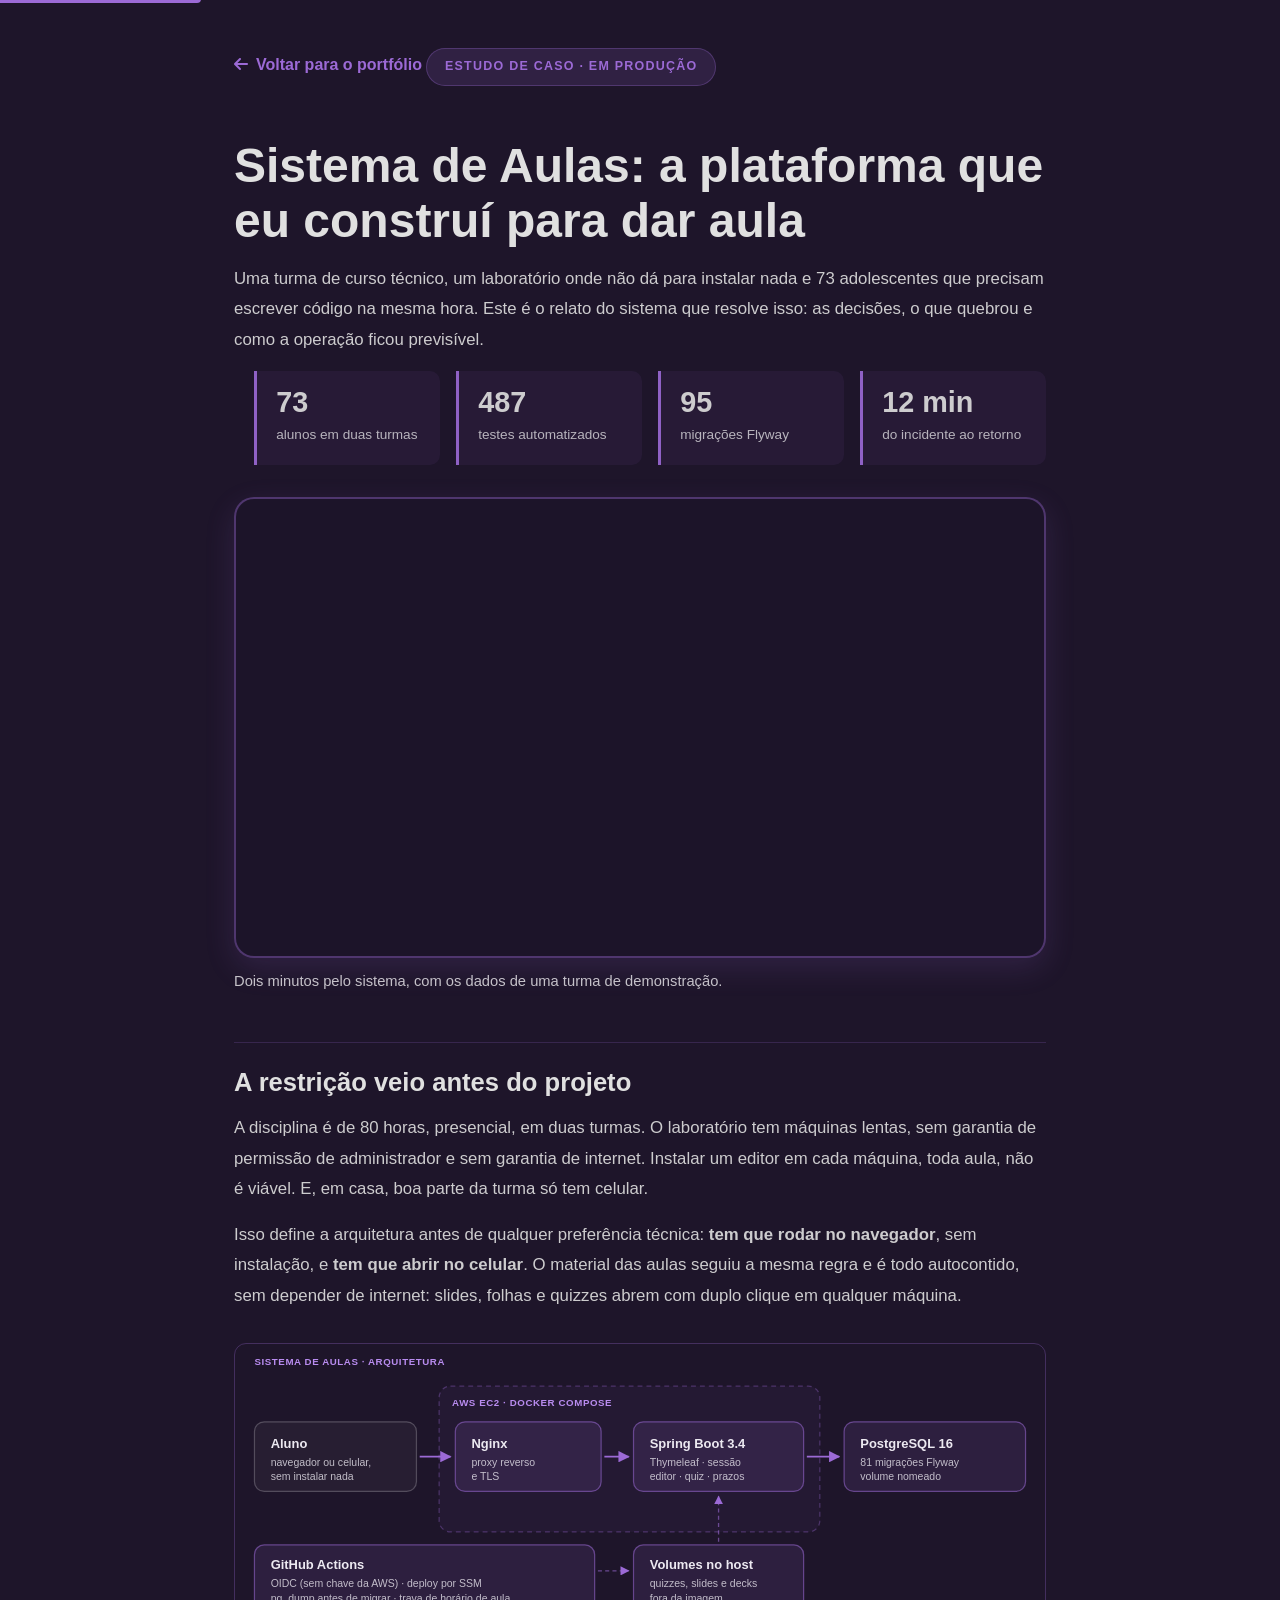
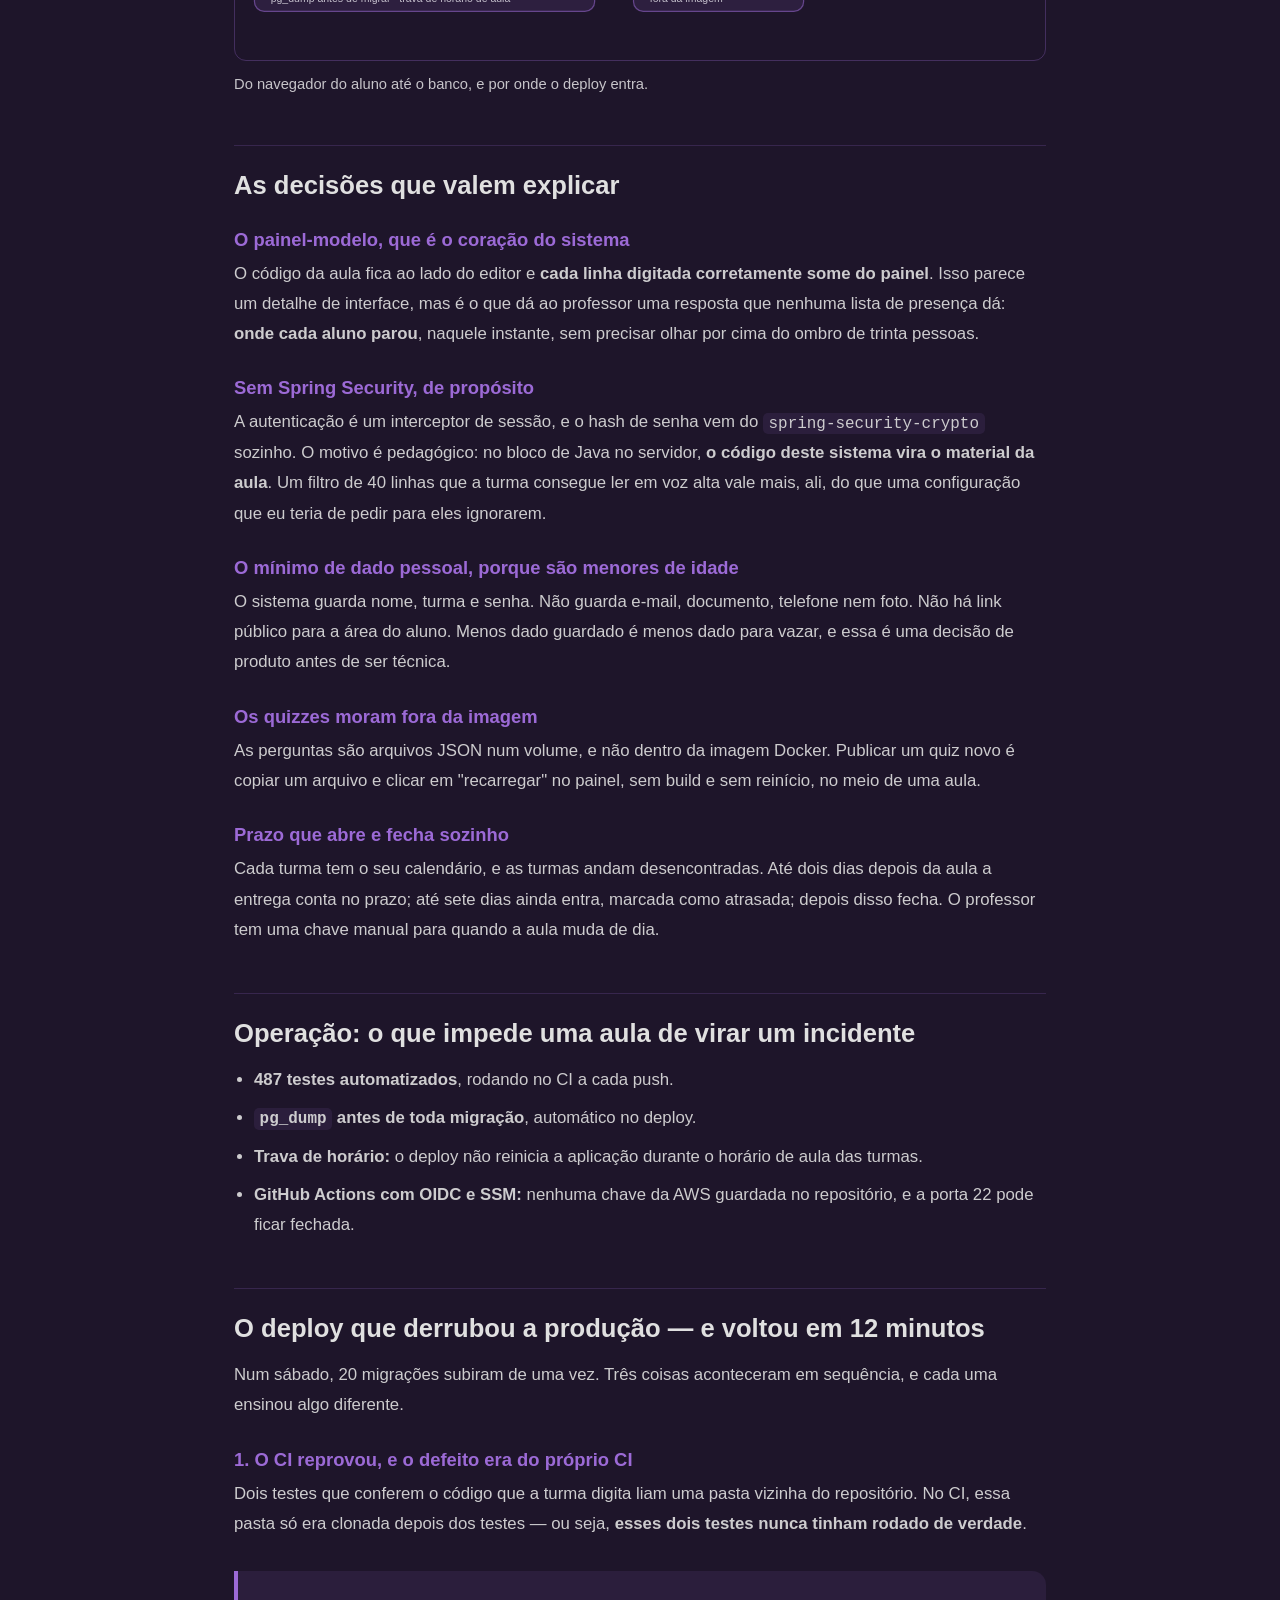
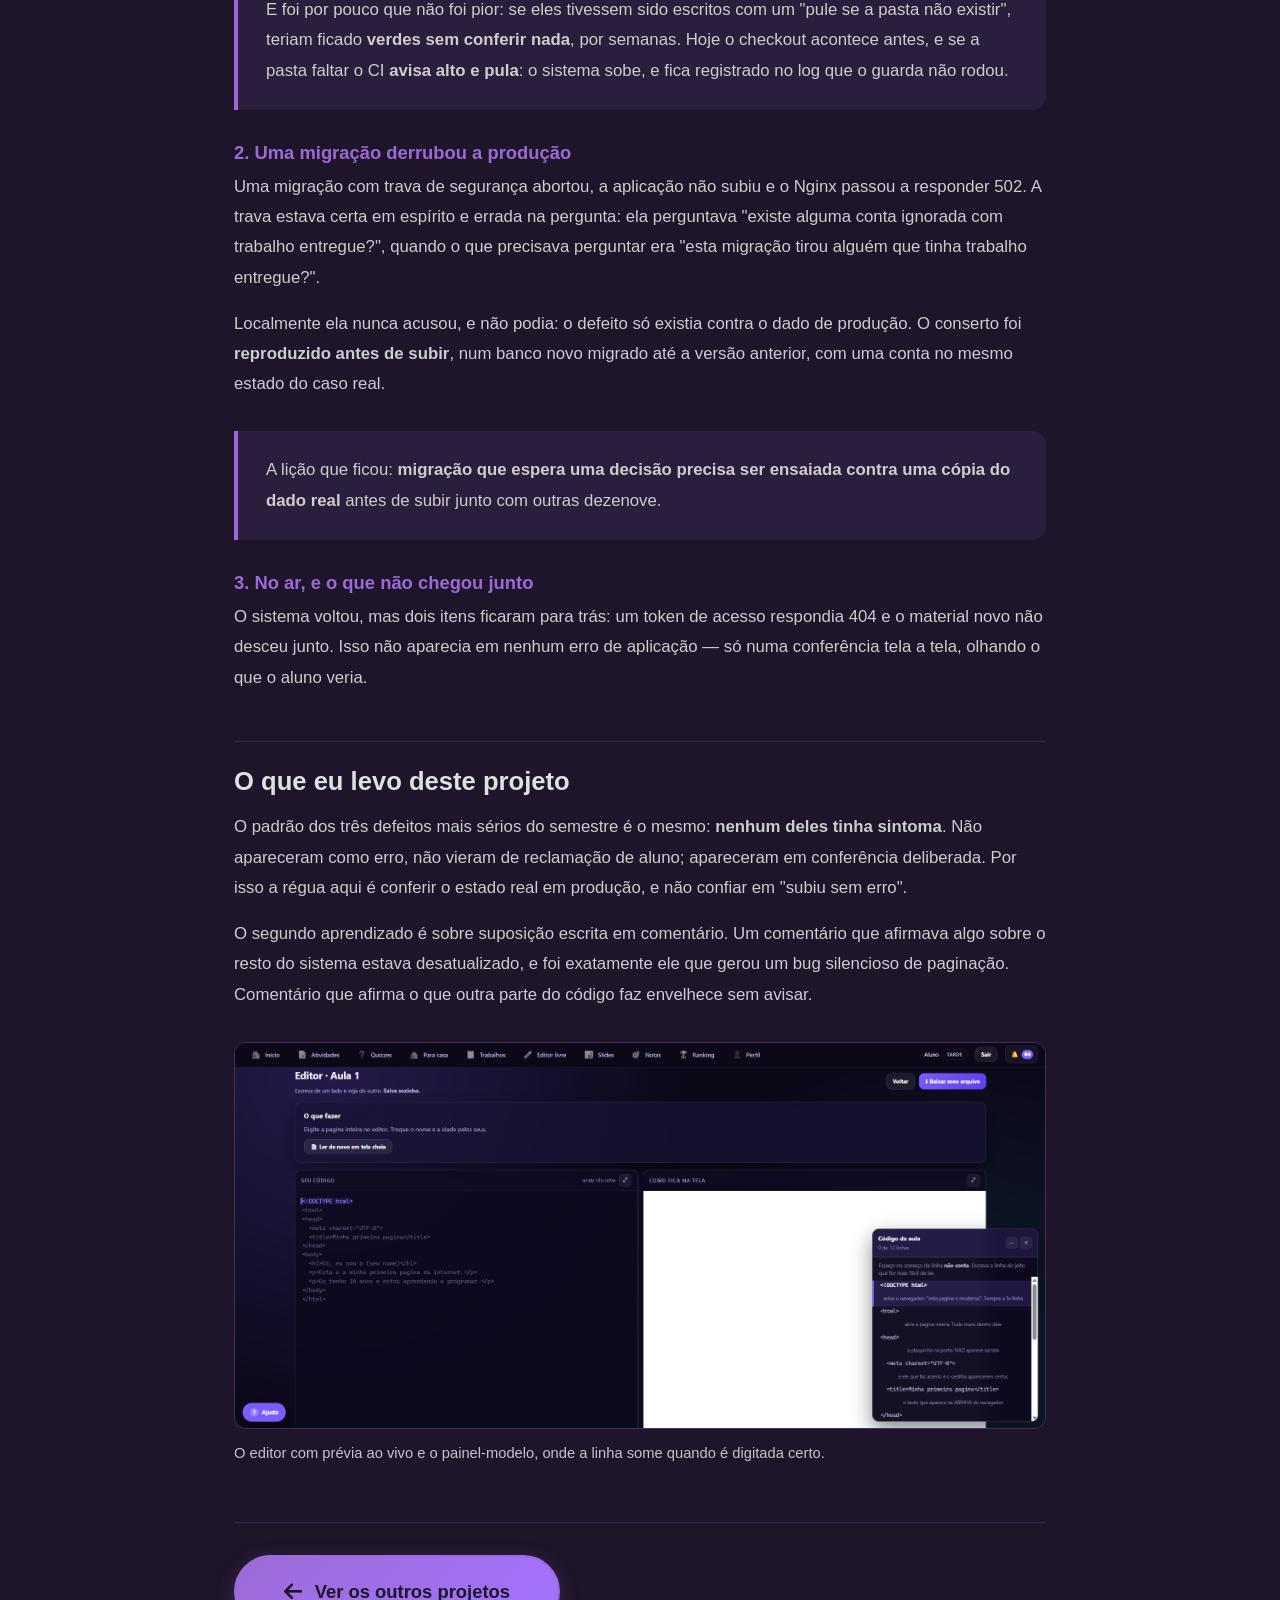
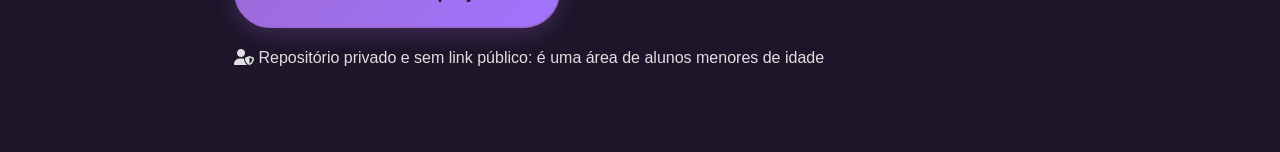
<file: projetos/sistema-de-aulas.html>
<!doctype html>
<html lang="pt-br">
  <head>
    <meta charset="UTF-8" />
    <meta name="viewport" content="width=device-width, initial-scale=1.0" />
    <meta
      http-equiv="Content-Security-Policy"
      content="default-src 'self'; script-src 'self' 'unsafe-inline' https://cdnjs.cloudflare.com; style-src 'self' 'unsafe-inline' https://fonts.googleapis.com https://cdnjs.cloudflare.com; font-src 'self' https://fonts.gstatic.com https://cdnjs.cloudflare.com; img-src 'self' data: https:; connect-src 'self'; frame-src https://www.youtube.com; object-src 'none'; base-uri 'self'; form-action 'self';"
    />
    <title>Estudo de caso: Sistema de Aulas | Rogélio Claro Fraga</title>
    <meta
      name="description"
      content="Como construí e opero a plataforma de ensino usada por 73 alunos: a restrição do laboratório, as decisões de arquitetura, os 487 testes e o deploy que derrubou a produção e voltou em 12 minutos."
    />
    <link rel="canonical" href="https://rogeliofragadev.com.br/projetos/sistema-de-aulas.html" />
    <meta name="robots" content="index, follow" />

    <meta property="og:type" content="article" />
    <meta property="og:url" content="https://rogeliofragadev.com.br/projetos/sistema-de-aulas.html" />
    <meta property="og:title" content="Estudo de caso: Sistema de Aulas — 73 alunos em produção" />
    <meta
      property="og:description"
      content="A restrição do laboratório, as decisões de arquitetura, os 487 testes e o deploy que derrubou a produção e voltou em 12 minutos."
    />
    <meta property="og:image" content="https://rogeliofragadev.com.br/imagens/aulas-editor.png" />
    <meta property="og:locale" content="pt_BR" />
    <meta name="twitter:card" content="summary_large_image" />
    <meta name="twitter:image" content="https://rogeliofragadev.com.br/imagens/aulas-editor.png" />

    <link rel="icon" type="image/x-icon" href="../favicon.ico" />
    <link rel="preconnect" href="https://fonts.googleapis.com" />
    <link rel="preconnect" href="https://fonts.gstatic.com" crossorigin />
    <link
      rel="stylesheet"
      href="https://fonts.googleapis.com/css2?family=Lato:wght@400;700&family=Montserrat:wght@700;800;900&display=swap"
    />
    <link rel="stylesheet" href="../styles.css" />
    <link
      rel="stylesheet"
      href="https://cdnjs.cloudflare.com/ajax/libs/font-awesome/6.7.2/css/all.min.css"
    />

    <script type="application/ld+json">
      {
        "@context": "https://schema.org",
        "@type": "TechArticle",
        "headline": "Estudo de caso: Sistema de Aulas",
        "description": "Como construí e opero a plataforma de ensino usada por 73 alunos.",
        "inLanguage": "pt-BR",
        "author": {
          "@type": "Person",
          "name": "Rogélio Claro Fraga",
          "url": "https://rogeliofragadev.com.br/"
        },
        "mainEntityOfPage": "https://rogeliofragadev.com.br/projetos/sistema-de-aulas.html"
      }
    </script>

    <style>
      .caso {
        max-width: 860px;
        margin: 0 auto;
        padding: 3rem 1.5rem 5rem;
      }
      .caso-voltar {
        display: inline-flex;
        align-items: center;
        gap: 0.5rem;
        color: var(--accent-color);
        font-weight: 700;
        text-decoration: none;
        margin-bottom: 2.5rem;
      }
      .caso-voltar:hover,
      .caso-voltar:focus-visible {
        color: var(--text-light);
      }
      .caso-tag {
        display: inline-block;
        font-family: "Montserrat", sans-serif;
        font-size: 0.78rem;
        font-weight: 700;
        letter-spacing: 0.1em;
        text-transform: uppercase;
        color: var(--accent-color);
        background: rgba(156, 106, 214, 0.15);
        border: 1px solid rgba(156, 106, 214, 0.3);
        border-radius: 50px;
        padding: 0.45rem 1.1rem;
      }
      .caso h1 {
        font-family: "Montserrat", sans-serif;
        font-size: clamp(2rem, 1.2rem + 3vw, 3rem);
        font-weight: 800;
        line-height: 1.15;
        color: var(--text-light);
        margin: 1.25rem 0 1rem;
      }
      .caso-resumo {
        font-size: 1.2rem;
        line-height: 1.75;
        color: var(--text-light);
        opacity: 0.9;
      }
      .caso h2 {
        font-family: "Montserrat", sans-serif;
        font-size: 1.6rem;
        color: var(--text-light);
        margin: 3rem 0 1rem;
        padding-top: 1.5rem;
        border-top: 1px solid rgba(156, 106, 214, 0.2);
      }
      .caso h3 {
        font-family: "Montserrat", sans-serif;
        font-size: 1.15rem;
        color: var(--accent-color);
        margin: 1.75rem 0 0.5rem;
      }
      .caso p,
      .caso li {
        font-size: 1.05rem;
        line-height: 1.8;
        color: var(--text-light);
        opacity: 0.9;
      }
      .caso p {
        margin-bottom: 1rem;
      }
      .caso ul {
        margin: 0 0 1rem 1.25rem;
      }
      .caso li {
        margin-bottom: 0.5rem;
      }
      .caso strong {
        opacity: 1;
      }
      .caso code {
        font-family: "Consolas", "Courier New", monospace;
        font-size: 0.95em;
        background: rgba(156, 106, 214, 0.12);
        border-radius: 5px;
        padding: 0.1rem 0.35rem;
      }
      .caso-numeros {
        list-style: none;
        display: grid;
        grid-template-columns: repeat(auto-fit, minmax(150px, 1fr));
        gap: 1rem;
        margin: 2.5rem 0 0;
        padding: 0;
      }
      .caso-numeros li {
        margin: 0;
        padding: 1rem 1.2rem;
        border-left: 3px solid var(--accent-color);
        border-radius: 0 10px 10px 0;
        background: rgba(156, 106, 214, 0.08);
      }
      .caso-numeros strong {
        display: block;
        font-family: "Montserrat", sans-serif;
        font-size: 1.8rem;
        font-weight: 800;
        line-height: 1.1;
        color: var(--text-light);
      }
      .caso-numeros span {
        font-size: 0.85rem;
        color: rgba(255, 255, 255, 0.75);
      }
      .caso figure {
        margin: 2rem 0;
      }
      .caso figure img {
        width: 100%;
        height: auto;
        display: block;
        border-radius: 12px;
        border: 1px solid rgba(156, 106, 214, 0.3);
      }
      .caso figcaption {
        margin-top: 0.7rem;
        font-size: 0.92rem;
        color: rgba(255, 255, 255, 0.75);
      }
      .destaque {
        margin: 2rem 0;
        padding: 1.5rem 1.75rem;
        border-left: 4px solid var(--accent-color);
        border-radius: 0 14px 14px 0;
        background: rgba(156, 106, 214, 0.1);
      }
      .destaque p:last-child {
        margin-bottom: 0;
      }
      .caso-fim {
        margin-top: 3.5rem;
        padding-top: 2rem;
        border-top: 1px solid rgba(156, 106, 214, 0.2);
        display: flex;
        flex-wrap: wrap;
        gap: 1rem;
        align-items: center;
      }
      @media (max-width: 768px) {
        .caso figure {
          overflow-x: auto;
        }
        .caso figure.diagrama-caso img {
          min-width: 680px;
        }
      }
    </style>
  </head>
  <body id="page-top">
    <a href="#conteudo" class="skip-link">Pular para o conteúdo</a>

    <main id="conteudo">
      <article class="caso">
        <a class="caso-voltar" href="../index.html#portfolio">
          <i class="fas fa-arrow-left"></i> Voltar para o portfólio
        </a>

        <span class="caso-tag">Estudo de caso · Em produção</span>
        <h1>Sistema de Aulas: a plataforma que eu construí para dar aula</h1>
        <p class="caso-resumo">
          Uma turma de curso técnico, um laboratório onde não dá para instalar
          nada e 73 adolescentes que precisam escrever código na mesma hora. Este
          é o relato do sistema que resolve isso: as decisões, o que quebrou e
          como a operação ficou previsível.
        </p>

        <ul class="caso-numeros">
          <li><strong>73</strong><span>alunos em duas turmas</span></li>
          <li><strong>487</strong><span>testes automatizados</span></li>
          <li><strong>95</strong><span>migrações Flyway</span></li>
          <li><strong>12 min</strong><span>do incidente ao retorno</span></li>
        </ul>

        <figure>
          <div class="video-container-large">
            <iframe
              src="https://www.youtube.com/embed/onU8KRoZPgo"
              title="Vídeo de apresentação do Sistema de Aulas"
              loading="lazy"
              allowfullscreen
            ></iframe>
          </div>
          <figcaption>Dois minutos pelo sistema, com os dados de uma turma de demonstração.</figcaption>
        </figure>

        <h2>A restrição veio antes do projeto</h2>
        <p>
          A disciplina é de 80 horas, presencial, em duas turmas. O laboratório
          tem máquinas lentas, sem garantia de permissão de administrador e sem
          garantia de internet. Instalar um editor em cada máquina, toda aula,
          não é viável. E, em casa, boa parte da turma só tem celular.
        </p>
        <p>
          Isso define a arquitetura antes de qualquer preferência técnica:
          <strong>tem que rodar no navegador</strong>, sem instalação, e
          <strong>tem que abrir no celular</strong>. O material das aulas seguiu
          a mesma regra e é todo autocontido, sem depender de internet: slides,
          folhas e quizzes abrem com duplo clique em qualquer máquina.
        </p>

        <figure class="diagrama-caso">
          <img
            src="../imagens/diagramas/aulas.svg"
            alt="Diagrama da arquitetura: aluno, Nginx e aplicação Spring Boot na EC2, PostgreSQL com Flyway, volumes fora da imagem e deploy por GitHub Actions com OIDC e SSM."
          />
          <figcaption>
            Do navegador do aluno até o banco, e por onde o deploy entra.
          </figcaption>
        </figure>

        <h2>As decisões que valem explicar</h2>

        <h3>O painel-modelo, que é o coração do sistema</h3>
        <p>
          O código da aula fica ao lado do editor e
          <strong>cada linha digitada corretamente some do painel</strong>. Isso
          parece um detalhe de interface, mas é o que dá ao professor uma
          resposta que nenhuma lista de presença dá:
          <strong>onde cada aluno parou</strong>, naquele instante, sem precisar
          olhar por cima do ombro de trinta pessoas.
        </p>

        <h3>Sem Spring Security, de propósito</h3>
        <p>
          A autenticação é um interceptor de sessão, e o hash de senha vem do
          <code>spring-security-crypto</code> sozinho. O motivo é pedagógico: no
          bloco de Java no servidor, <strong>o código deste sistema vira o
          material da aula</strong>. Um filtro de 40 linhas que a turma consegue
          ler em voz alta vale mais, ali, do que uma configuração que eu teria de
          pedir para eles ignorarem.
        </p>

        <h3>O mínimo de dado pessoal, porque são menores de idade</h3>
        <p>
          O sistema guarda nome, turma e senha. Não guarda e-mail, documento,
          telefone nem foto. Não há link público para a área do aluno. Menos dado
          guardado é menos dado para vazar, e essa é uma decisão de produto antes
          de ser técnica.
        </p>

        <h3>Os quizzes moram fora da imagem</h3>
        <p>
          As perguntas são arquivos JSON num volume, e não dentro da imagem
          Docker. Publicar um quiz novo é copiar um arquivo e clicar em
          "recarregar" no painel, sem build e sem reinício, no meio de uma aula.
        </p>

        <h3>Prazo que abre e fecha sozinho</h3>
        <p>
          Cada turma tem o seu calendário, e as turmas andam desencontradas. Até
          dois dias depois da aula a entrega conta no prazo; até sete dias ainda
          entra, marcada como atrasada; depois disso fecha. O professor tem uma
          chave manual para quando a aula muda de dia.
        </p>

        <h2>Operação: o que impede uma aula de virar um incidente</h2>
        <ul>
          <li><strong>487 testes automatizados</strong>, rodando no CI a cada push.</li>
          <li><strong><code>pg_dump</code> antes de toda migração</strong>, automático no deploy.</li>
          <li>
            <strong>Trava de horário:</strong> o deploy não reinicia a aplicação
            durante o horário de aula das turmas.
          </li>
          <li>
            <strong>GitHub Actions com OIDC e SSM:</strong> nenhuma chave da AWS
            guardada no repositório, e a porta 22 pode ficar fechada.
          </li>
        </ul>

        <h2>O deploy que derrubou a produção — e voltou em 12 minutos</h2>
        <p>
          Num sábado, 20 migrações subiram de uma vez. Três coisas aconteceram em
          sequência, e cada uma ensinou algo diferente.
        </p>

        <h3>1. O CI reprovou, e o defeito era do próprio CI</h3>
        <p>
          Dois testes que conferem o código que a turma digita liam uma pasta
          vizinha do repositório. No CI, essa pasta só era clonada depois dos
          testes — ou seja,
          <strong>esses dois testes nunca tinham rodado de verdade</strong>.
        </p>
        <div class="destaque">
          <p>
            E foi por pouco que não foi pior: se eles tivessem sido escritos com
            um "pule se a pasta não existir", teriam ficado
            <strong>verdes sem conferir nada</strong>, por semanas. Hoje o
            checkout acontece antes, e se a pasta faltar o CI
            <strong>avisa alto e pula</strong>: o sistema sobe, e fica registrado
            no log que o guarda não rodou.
          </p>
        </div>

        <h3>2. Uma migração derrubou a produção</h3>
        <p>
          Uma migração com trava de segurança abortou, a aplicação não subiu e o
          Nginx passou a responder 502. A trava estava certa em espírito e errada
          na pergunta: ela perguntava "existe alguma conta ignorada com trabalho
          entregue?", quando o que precisava perguntar era "esta migração tirou
          alguém que tinha trabalho entregue?".
        </p>
        <p>
          Localmente ela nunca acusou, e não podia: o defeito só existia contra o
          dado de produção. O conserto foi
          <strong>reproduzido antes de subir</strong>, num banco novo migrado até
          a versão anterior, com uma conta no mesmo estado do caso real.
        </p>
        <div class="destaque">
          <p>
            A lição que ficou: <strong>migração que espera uma decisão precisa
            ser ensaiada contra uma cópia do dado real</strong> antes de subir
            junto com outras dezenove.
          </p>
        </div>

        <h3>3. No ar, e o que não chegou junto</h3>
        <p>
          O sistema voltou, mas dois itens ficaram para trás: um token de acesso
          respondia 404 e o material novo não desceu junto. Isso não aparecia em
          nenhum erro de aplicação — só numa conferência tela a tela, olhando o
          que o aluno veria.
        </p>

        <h2>O que eu levo deste projeto</h2>
        <p>
          O padrão dos três defeitos mais sérios do semestre é o mesmo:
          <strong>nenhum deles tinha sintoma</strong>. Não apareceram como erro,
          não vieram de reclamação de aluno; apareceram em conferência
          deliberada. Por isso a régua aqui é conferir o estado real em produção,
          e não confiar em "subiu sem erro".
        </p>
        <p>
          O segundo aprendizado é sobre suposição escrita em comentário. Um
          comentário que afirmava algo sobre o resto do sistema estava
          desatualizado, e foi exatamente ele que gerou um bug silencioso de
          paginação. Comentário que afirma o que outra parte do código faz
          envelhece sem avisar.
        </p>

        <figure>
          <img
            src="../imagens/aulas-editor.png"
            alt="Editor de código do aluno com prévia ao vivo e o painel-modelo da aula ao lado."
          />
          <figcaption>
            O editor com prévia ao vivo e o painel-modelo, onde a linha some
            quando é digitada certo.
          </figcaption>
        </figure>

        <div class="caso-fim">
          <a class="btn-github-new" href="../index.html#portfolio">
            <i class="fas fa-arrow-left"></i> Ver os outros projetos
          </a>
          <span class="showcase-nota">
            <i class="fas fa-user-shield"></i> Repositório privado e sem link
            público: é uma área de alunos menores de idade
          </span>
        </div>
      </article>
    </main>
  </body>
</html>
</file>
<file: styles.css>
/* Importação de fontes */
@import url("https://fonts.googleapis.com/css2?family=Lato:wght@400;700&family=Montserrat:wght@700&display=swap");

:root {
  --primary-color: #5d3f6a;
  --secondary-color: #7b4ea2;
  --accent-color: #9c6ad6;
  --text-light: #e0e0e0;
  --text-dark: #2c3e50;
  --divider-light-color: #a274ff;
  --body-background: #1e152a;
  --section-background: #2a1f3d;
  --card-background: rgba(42, 31, 61, 0.9);
  --card-border: rgba(156, 106, 214, 0.3);
  --github-color: #333;
}

/* --- RESET BÁSICO E ESTILOS GLOBAIS --- */
* {
  box-sizing: border-box;
  margin: 0;
  padding: 0;
}
html {
  scroll-behavior: smooth;
  background-color: var(--body-background);
}
/* a navbar fica fixa no topo: sem isto o titulo da seção para embaixo dela.
   Era o que o JS de rolagem suave (jQuery) fazia com um offset de 80px. */
section[id],
[id="page-top"] {
  scroll-margin-top: 90px;
}
body {
  font-family: "Lato", sans-serif;
  color: var(--text-light);
  background: transparent;
  line-height: 1.7;
  overflow-x: hidden;
  isolation: isolate;
}

/* Prefer Reduced Motion - Acessibilidade */
@media (prefers-reduced-motion: reduce) {
  *,
  *::before,
  *::after {
    animation-duration: 0.01ms !important;
    animation-iteration-count: 1 !important;
    transition-duration: 0.01ms !important;
    scroll-behavior: auto !important;
  }

  /* Exceção: os ícones do fundo continuam, só que mais lentos */
  .animated-background li {
    animation-duration: 40s !important; /* Mais lento, mas não invisível */
    animation-iteration-count: infinite !important;
  }
}

/* Skip Links - Acessibilidade */
.skip-link {
  position: absolute;
  top: -40px;
  left: 0;
  background: var(--accent-color);
  color: var(--body-background);
  padding: 8px 16px;
  text-decoration: none;
  z-index: 10000;
  font-weight: 700;
  border-radius: 0 0 4px 0;
  transition: top 0.2s ease;
}

.skip-link:focus {
  top: 0;
  outline: 3px solid var(--text-light);
  outline-offset: 2px;
}

/* Screen reader only */
.sr-only {
  position: absolute;
  width: 1px;
  height: 1px;
  padding: 0;
  margin: -1px;
  overflow: hidden;
  clip: rect(0, 0, 0, 0);
  white-space: nowrap;
  border-width: 0;
}
h1,
h2,
h3,
h4 {
  font-family: "Montserrat", sans-serif;
  font-weight: 700;
  line-height: 1.2;
  color: var(--text-light);
}

/* --- FUNDO ANIMADO --- */
.animated-background {
  position: fixed;
  width: 100vw;
  height: 100vh;
  top: 0;
  left: 0;
  z-index: -1; /* Colocado em -1 para garantir que fique sempre abaixo de todo o conteúdo. Como html/body são transparentes, ele fica perfeitamente visível em todos os browsers. */
  background: radial-gradient(
    circle at center,
    rgba(30, 21, 42, 0.95) 0%,
    var(--body-background) 100%
  );
  overflow: hidden;
  pointer-events: none; /* Garante que cliques, toques e seleção de texto passem direto para os elementos de baixo */
}
.animated-background ul {
  position: absolute;
  top: 0;
  left: 0;
  width: 100%;
  height: 100%;
}
.animated-background li {
  position: absolute;
  list-style: none;
  display: block;
  width: 40px;
  height: 40px;
  bottom: -70px;
  animation: animate-icons 15s linear infinite; /* Aumentada a velocidade geral */
  will-change: transform;
}
.animated-background li i {
  font-size: 2.2rem;
  color: rgba(156, 106, 214, 0.45); /* Aumentada a opacidade para 45% para visibilidade perfeita */
  text-shadow: 0 0 15px rgba(156, 106, 214, 0.6);
}
/* Configuração dinâmica para 15 ícones flutuantes */
.animated-background li:nth-child(1) { left: 5%; animation-duration: 12s; animation-delay: 0s; }
.animated-background li:nth-child(2) { left: 15%; animation-duration: 15s; animation-delay: 2s; }
.animated-background li:nth-child(3) { left: 25%; animation-duration: 18s; animation-delay: 4s; }
.animated-background li:nth-child(4) { left: 35%; animation-duration: 13s; animation-delay: 1s; }
.animated-background li:nth-child(5) { left: 45%; animation-duration: 16s; animation-delay: 3s; }
.animated-background li:nth-child(6) { left: 55%; animation-duration: 14s; animation-delay: 5s; }
.animated-background li:nth-child(7) { left: 65%; animation-duration: 17s; animation-delay: 2s; }
.animated-background li:nth-child(8) { left: 75%; animation-duration: 11s; animation-delay: 0s; }
.animated-background li:nth-child(9) { left: 85%; animation-duration: 15s; animation-delay: 4s; }
.animated-background li:nth-child(10) { left: 95%; animation-duration: 13s; animation-delay: 1s; }
.animated-background li:nth-child(11) { left: 10%; animation-duration: 16s; animation-delay: 5s; }
.animated-background li:nth-child(12) { left: 30%; animation-duration: 12s; animation-delay: 3s; }
.animated-background li:nth-child(13) { left: 50%; animation-duration: 17s; animation-delay: 1s; }
.animated-background li:nth-child(14) { left: 70%; animation-duration: 14s; animation-delay: 4s; }
.animated-background li:nth-child(15) { left: 90%; animation-duration: 15s; animation-delay: 2s; }

@keyframes animate-icons {
  0% {
    transform: translateY(0);
    opacity: 0.8;
  }
  100% {
    transform: translateY(-120vh);
    opacity: 0;
  }
}

/* --- ESTRUTURA E LAYOUT --- */
.container {
  width: 100%;
  max-width: 1200px;
  margin: 0 auto;
  padding: 0 20px;
}
.row {
  display: flex;
  flex-wrap: wrap;
}
.justify-content-center {
  justify-content: center;
}
.col-lg-6 {
  padding: 0 15px;
}
@media (min-width: 992px) {
  .col-lg-6 {
    flex: 0 0 50%;
    max-width: 50%;
  }
}
.text-center {
  text-align: center;
}
.text-white {
  color: var(--text-light) !important;
}

/* --- HEADER E NAVEGAÇÃO --- */
.navbar {
  background: rgba(30, 21, 42, 0.92);
  padding: 1.2rem 0;
  position: sticky;
  top: 0;
  z-index: 1000;
  border-bottom: 1px solid rgba(156, 106, 214, 0.3);
  box-shadow: 0 2px 10px rgba(0, 0, 0, 0.3);
}
.navbar:hover {
  box-shadow: 0 6px 25px rgba(0, 0, 0, 0.6);
}
.navbar .container {
  display: flex;
  justify-content: space-between;
  align-items: center;
}
.navbar-brand {
  color: var(--text-light);
  text-decoration: none;
  font-size: 1.8rem;
  font-weight: 700;
  letter-spacing: 1px;
  transition:
    background-color 0.2s ease,
    transform 0.2s ease;
}
.navbar-brand:hover {
  transform: scale(1.05);
}
.navbar-nav {
  display: flex;
  list-style: none;
  gap: 0.5rem;
}
.nav-item {
  margin-left: 1rem;
}
.nav-link {
  color: var(--text-light);
  text-decoration: none;
  font-weight: 700;
  font-size: 1rem;
  padding: 0.6rem 1.2rem;
  position: relative;
  transition:
    background-color 0.2s ease,
    transform 0.2s ease;
  border-radius: 8px;
  letter-spacing: 0.5px;
}
.nav-link::before {
  content: "";
  position: absolute;
  top: 0;
  left: 0;
  right: 0;
  bottom: 0;
  background: linear-gradient(
    135deg,
    rgba(156, 106, 214, 0.15),
    rgba(93, 63, 106, 0.1)
  );
  border-radius: 8px;
  opacity: 0;
  transition: opacity 0.15s ease;
}
.nav-link::after {
  content: "";
  position: absolute;
  width: 0;
  height: 3px;
  bottom: 0;
  left: 50%;
  transform: translateX(-50%);
  background: linear-gradient(
    90deg,
    var(--accent-color),
    var(--secondary-color)
  );
  border-radius: 2px;
  transition: width 0.15s ease;
}
.nav-link:hover {
  color: var(--accent-color);
  transform: translateY(-2px);
}
.nav-link:hover::before {
  opacity: 1;
}
.nav-link:hover::after {
  width: 80%;
}

/* --- SEÇÃO HERO (MASTHEAD) --- */
.masthead {
  padding: 8rem 0;
  background: transparent;
  color: var(--text-light);
  position: relative;
  z-index: 1;
  overflow: hidden;
  min-height: 90vh;
  display: flex;
  align-items: center;
}
.masthead::before {
  content: "";
  position: absolute;
  top: -50%;
  left: -50%;
  width: 200%;
  height: 200%;
  background: radial-gradient(
    circle,
    rgba(156, 106, 214, 0.08) 0%,
    transparent 70%
  );
  animation: pulse 8s ease-in-out infinite;
  pointer-events: none;
}
@keyframes pulse {
  0%,
  100% {
    transform: scale(1);
    opacity: 0.5;
  }
  50% {
    transform: scale(1.1);
    opacity: 0.8;
  }
}
/* minmax(0, ...): sem ele a coluna do texto cresce até caber a palavra mais
   larga do título, e a foto encolhe. "DESENVOLVEDOR" é bem mais larga que
   "FULL STACK", então a foto do PT saía com 354px e a do EN com 500px. */
.masthead-container {
  display: grid;
  grid-template-columns: minmax(0, 1.2fr) minmax(0, 1fr);
  gap: 4rem;
  align-items: center;
  width: 100%;
  max-width: 1400px;
  margin: 0 auto;
  padding: 0 40px;
}
.masthead-content {
  position: relative;
  z-index: 2;
}
.masthead-text {
  text-align: left;
  container-type: inline-size;
}
.masthead-name {
  font-size: 4rem;
  font-weight: 900;
  line-height: 1.1;
  color: var(--text-light);
  display: block;
  margin-bottom: 1.2rem;
  letter-spacing: -1px;
  background: linear-gradient(
    135deg,
    var(--text-light) 0%,
    var(--accent-color) 100%
  );
  -webkit-background-clip: text;
  -webkit-text-fill-color: transparent;
  background-clip: text;
  text-shadow: 0 0 30px rgba(156, 106, 214, 0.3);
}
.masthead-role {
  display: flex;
  flex-direction: column;
  gap: 0.3rem;
  margin-bottom: 2rem;
}
/* o título usa o tamanho máximo, mas encolhe para caber na coluna do texto.
   --role-fit é a largura da coluna dividida pela largura da palavra em 1px
   de fonte, medida no navegador: "FULL STACK" ocupa 6,3x o tamanho da fonte,
   e "DESENVOLVEDOR" 9,4x. */
.role-large {
  --role-max: 6rem;
  --role-fit: 15.5cqi;
  font-size: min(var(--role-max), var(--role-fit));
  font-weight: 900;
  line-height: 0.85;
  color: var(--accent-color);
  letter-spacing: -2px;
  text-transform: uppercase;
  font-family: "Montserrat", sans-serif;
  text-shadow: 0 0 40px rgba(156, 106, 214, 0.4);
  background: linear-gradient(
    135deg,
    var(--accent-color) 0%,
    var(--divider-light-color) 100%
  );
  -webkit-background-clip: text;
  -webkit-text-fill-color: transparent;
  background-clip: text;
}
.role-large:lang(pt) {
  --role-fit: 10.4cqi;
}
.role-accent {
  font-size: 4rem;
  font-weight: 800;
  line-height: 1;
  color: var(--text-light);
  letter-spacing: -1px;
  text-transform: uppercase;
  font-family: "Montserrat", sans-serif;
  opacity: 1;
  text-shadow: 0 0 30px rgba(255, 255, 255, 0.2);
}
.masthead-description {
  font-size: 1.3rem;
  line-height: 1.9;
  color: var(--text-light);
  opacity: 0.95;
  margin-bottom: 2rem;
  max-width: 650px;
  font-weight: 400;
  letter-spacing: 0.3px;
}
.masthead-description strong {
  color: var(--accent-color);
  font-weight: 700;
  background: linear-gradient(
    135deg,
    var(--accent-color),
    var(--divider-light-color)
  );
  -webkit-background-clip: text;
  -webkit-text-fill-color: transparent;
  background-clip: text;
}
.masthead-tech {
  display: flex;
  flex-wrap: wrap;
  gap: 1rem;
  margin-bottom: 2rem;
  justify-content: center;
  align-items: center;
}
.masthead-social-container {
  display: flex;
  flex-wrap: wrap;
  align-items: center;
  justify-content: flex-start;
  gap: 1.5rem;
  margin-bottom: 2rem;
}
.masthead-actions {
  margin: 0;
  display: flex;
  gap: 1rem;
  flex-wrap: wrap;
  justify-content: flex-start;
}
.btn-download-cv {
  display: inline-flex;
  align-items: center;
  gap: 0.8rem;
  padding: 1rem 2.5rem;
  /* o roxo escuro (--secondary-color) com texto escuro dava contraste 2,9:1,
     abaixo do minimo AA de 4,5. Este intervalo fica entre 4,6 e 5,5. */
  background: linear-gradient(
    135deg,
    var(--accent-color),
    var(--divider-light-color)
  );
  color: var(--body-background);
  border: 2px solid var(--accent-color);
  border-radius: 50px;
  font-size: 1.1rem;
  font-weight: 700;
  text-decoration: none;
  transition:
    transform 0.2s ease,
    box-shadow 0.2s ease;
  box-shadow: 0 8px 25px rgba(156, 106, 214, 0.4);
  position: relative;
  overflow: hidden;
}
.btn-download-cv::before {
  content: "";
  position: absolute;
  top: 0;
  left: -100%;
  width: 100%;
  height: 100%;
  background: linear-gradient(
    90deg,
    transparent,
    rgba(255, 255, 255, 0.2),
    transparent
  );
  transition: left 0.2s ease;
}
.btn-download-cv:hover::before {
  left: 100%;
}
.btn-download-cv i {
  font-size: 1.2rem;
  transition: transform 0.15s ease;
}
.btn-download-cv:hover {
  transform: translateY(-3px) scale(1.05);
  box-shadow: 0 12px 35px rgba(156, 106, 214, 0.5);
  background: linear-gradient(
    135deg,
    var(--divider-light-color),
    var(--accent-color)
  );
}
.btn-download-cv:hover i {
  transform: translateY(-2px);
}
.btn-skills {
  display: inline-flex;
  align-items: center;
  gap: 0.8rem;
  padding: 1rem 2.5rem;
  background: linear-gradient(
    135deg,
    var(--divider-light-color),
    var(--accent-color)
  );
  color: var(--body-background);
  border: 2px solid var(--accent-color);
  border-radius: 50px;
  font-size: 1.1rem;
  font-weight: 700;
  text-decoration: none;
  transition:
    transform 0.2s ease,
    box-shadow 0.2s ease;
  box-shadow: 0 8px 25px rgba(93, 63, 106, 0.4);
  position: relative;
  overflow: hidden;
}
.btn-skills::before {
  content: "";
  position: absolute;
  top: 0;
  left: -100%;
  width: 100%;
  height: 100%;
  background: linear-gradient(
    90deg,
    transparent,
    rgba(255, 255, 255, 0.2),
    transparent
  );
  transition: left 0.2s ease;
}
.btn-skills:hover::before {
  left: 100%;
}
.btn-skills i {
  font-size: 1.2rem;
  transition: transform 0.15s ease;
}
.btn-skills:hover {
  transform: translateY(-3px) scale(1.05);
  box-shadow: 0 12px 35px rgba(93, 63, 106, 0.5);
  background: linear-gradient(
    135deg,
    var(--accent-color),
    var(--secondary-color)
  );
}
.btn-skills:hover i {
  transform: translateY(-2px);
}
.tech-badge {
  display: inline-flex;
  align-items: center;
  justify-content: center;
  gap: 0.6rem;
  padding: 0.8rem 1.6rem;
  background: rgba(156, 106, 214, 0.15);
  border: 1px solid rgba(156, 106, 214, 0.3);
  border-radius: 30px;
  font-size: 0.95rem;
  font-weight: 600;
  color: var(--accent-color);
  transition:
    background-color 0.2s ease,
    transform 0.2s ease;
  cursor: pointer;
  text-align: center;
}
.tech-badge i {
  font-size: 1.3rem;
  color: var(--accent-color);
  transition:
    background-color 0.2s ease,
    transform 0.2s ease;
  display: inline-flex;
  align-items: center;
  justify-content: center;
  width: 1.3rem;
  height: 1.3rem;
  flex-shrink: 0;
  line-height: 1;
  vertical-align: middle;
}
.tech-badge span {
  display: inline-block;
  line-height: 1;
}
.tech-badge:hover {
  background: rgba(156, 106, 214, 0.25);
  border-color: var(--accent-color);
  transform: translateY(-3px) scale(1.05);
  box-shadow: 0 8px 20px rgba(156, 106, 214, 0.3);
}
.tech-badge:hover i {
  transform: scale(1.2) rotate(5deg);
}
.masthead-image {
  position: relative;
  display: flex;
  justify-content: center;
  align-items: center;
  z-index: 2;
}
.image-wrapper {
  position: relative;
  width: 100%;
  max-width: 550px;
}
.masthead-avatar {
  width: 100%;
  max-width: 500px;
  height: auto;
  aspect-ratio: 1;
  border-radius: 30px;
  object-fit: cover;
  box-shadow: 0 20px 60px rgba(0, 0, 0, 0.5);
  transition: transform 0.2s ease;
  position: relative;
  z-index: 2;
  border: 3px solid rgba(156, 106, 214, 0.2);
}
.masthead-avatar:hover {
  transform: scale(1.02);
}
.image-glow {
  position: absolute;
  top: 50%;
  left: 50%;
  transform: translate(-50%, -50%);
  width: 120%;
  height: 120%;
  background: radial-gradient(
    circle,
    rgba(156, 106, 214, 0.2) 0%,
    transparent 70%
  );
  border-radius: 30px;
  z-index: 1;
  animation: glow-pulse 3s ease-in-out infinite;
}
@keyframes glow-pulse {
  0%,
  100% {
    opacity: 0.5;
    transform: translate(-50%, -50%) scale(1);
  }
  50% {
    opacity: 0.8;
    transform: translate(-50%, -50%) scale(1.05);
  }
}

/* Redes Sociais na Masthead */
.social-icons-masthead {
  display: flex;
  justify-content: flex-start;
  align-items: center;
  gap: 1rem;
  flex-wrap: wrap;
  position: relative;
  z-index: 2;
}
.social-badge {
  text-decoration: none;
  color: inherit;
}
.social-badge:hover {
  text-decoration: none;
  color: inherit;
}

/* --- DIVISOR CUSTOMIZADO --- */
.divider-custom {
  display: flex;
  align-items: center;
  justify-content: center;
  margin: 2rem 0;
}
.divider-custom-line {
  flex: 0 1 7rem;
  height: 4px;
  background-color: var(--divider-light-color);
  border-radius: 1rem;
}
.divider-custom-icon {
  font-size: 2.5rem;
  padding: 0 1.5rem;
  color: var(--divider-light-color);
}

/* --- ESTILOS GERAIS DE SEÇÃO --- */
.page-section {
  padding: 7rem 0;
  background-color: transparent;
  position: relative;
  z-index: 1;
  margin: 5rem auto;
  width: 90%;
  max-width: 1100px;
  border-radius: 20px;
}
.page-section-heading {
  font-size: 3.2rem;
  color: var(--text-light);
  margin-bottom: 2.5rem;
  letter-spacing: 1.5px;
  position: relative;
}
.page-section-heading::after {
  content: "";
  position: absolute;
  bottom: -10px;
  left: 50%;
  transform: translateX(-50%);
  width: 80px;
  height: 4px;
  background: linear-gradient(
    90deg,
    transparent,
    var(--accent-color),
    transparent
  );
  border-radius: 2px;
}

/* --- SEÇÃO SOBRE (REDESENHADA - SEM CARDS) --- */
#sobre .container {
  background: transparent;
  padding: 0;
  position: relative;
}
.about-content {
  position: relative;
  z-index: 2;
  max-width: 1000px;
  margin: 0 auto;
}
.about-intro-section {
  margin-bottom: 4rem;
  text-align: center;
}
.about-intro {
  font-size: 1.4rem;
  line-height: 1.9;
  color: var(--text-light);
  opacity: 0.95;
  margin: 0;
}
.about-intro strong {
  color: var(--accent-color);
  font-weight: 700;
  background: linear-gradient(
    135deg,
    var(--accent-color),
    var(--divider-light-color)
  );
  -webkit-background-clip: text;
  -webkit-text-fill-color: transparent;
  background-clip: text;
}
.imepac-link {
  color: var(--divider-light-color);
  text-decoration: none;
  font-weight: 700;
  border-bottom: 2px solid var(--divider-light-color);
  transition:
    background-color 0.2s ease,
    transform 0.2s ease;
}
.imepac-link:hover {
  color: var(--accent-color);
  border-bottom-color: var(--accent-color);
}
/* fotos da seção Sobre: a segunda desce um pouco, para o par não ficar
   alinhado como grade. O deslocamento fica no link, e o zoom do hover
   só na imagem, para um transform não sobrescrever o outro. */
.about-photos {
  display: grid;
  grid-template-columns: repeat(2, 1fr);
  gap: 1.5rem;
  max-width: 640px;
  margin: 0 auto 1.5rem;
  padding-bottom: 2.5rem;
}
.about-photo {
  display: block;
  aspect-ratio: 2 / 3;
  overflow: hidden;
  border-radius: 20px;
  border: 2px solid var(--card-border);
  box-shadow: 0 16px 40px rgba(0, 0, 0, 0.45);
  transition:
    border-color 0.2s ease,
    box-shadow 0.2s ease;
}
.about-photo:nth-child(even) {
  transform: translateY(2.5rem);
}
.about-photo img {
  display: block;
  width: 100%;
  height: 100%;
  object-fit: cover;
  transition: transform 0.4s ease;
}
.about-photo:hover,
.about-photo:focus-visible {
  border-color: var(--accent-color);
  box-shadow: 0 20px 50px rgba(156, 106, 214, 0.3);
}
.about-photo:hover img,
.about-photo:focus-visible img {
  transform: scale(1.04);
}
.about-photo:focus-visible {
  outline: 3px solid var(--divider-light-color);
  outline-offset: 4px;
}
.about-approach-section {
  margin: 4rem 0;
  padding: 3rem 0;
  border-top: 1px solid rgba(156, 106, 214, 0.2);
  border-bottom: 1px solid rgba(156, 106, 214, 0.2);
}
.section-subtitle {
  font-size: 2rem;
  font-weight: 700;
  color: var(--text-light);
  margin-bottom: 2.5rem;
  text-align: center;
  display: flex;
  align-items: center;
  justify-content: center;
  gap: 1rem;
}
.section-subtitle i {
  color: var(--accent-color);
  font-size: 1.8rem;
}
.approach-items {
  display: grid;
  grid-template-columns: repeat(3, 1fr);
  gap: 2rem;
  margin-top: 2rem;
}
.approach-item {
  text-align: center;
  padding: 2rem 1.5rem;
  position: relative;
  display: flex;
  flex-direction: column;
  align-items: center;
}
.approach-item::before {
  content: "";
  position: absolute;
  top: 0;
  left: 50%;
  transform: translateX(-50%);
  width: 60px;
  height: 3px;
  background: var(--accent-color);
  border-radius: 2px;
}
.approach-item i {
  font-size: 2.5rem;
  color: var(--accent-color);
  margin-bottom: 1rem;
  margin-top: 1rem;
  transition: transform 0.15s ease;
}
.approach-item:hover i {
  transform: scale(1.15) rotate(5deg);
}
.approach-label {
  display: block;
  font-size: 1.3rem;
  font-weight: 700;
  color: var(--accent-color);
  margin-bottom: 0.8rem;
}
.approach-item p {
  font-size: 1rem;
  line-height: 1.6;
  color: var(--text-light);
  opacity: 0.85;
  margin: 0;
}
.lead {
  color: var(--text-light);
  opacity: 0.9;
}

/* --- SEÇÕES PORTFOLIO, CONTATO (COM CARD INTERNO) --- */
/* --- SEÇÃO DE CONTATO --- */
#contato {
  padding: 4rem 2rem;
  max-width: 1400px;
  margin: 0 auto;
  width: 100%;
}
.contact-intro {
  font-size: 1.3rem;
  line-height: 1.8;
  color: var(--text-light);
  opacity: 0.9;
  margin: 2rem auto 4rem;
  max-width: 900px;
  text-align: center;
}
.contact-intro strong {
  color: var(--accent-color);
  font-weight: 700;
}
.social-icon-new {
  width: 50px;
  height: 50px;
  display: flex;
  align-items: center;
  justify-content: center;
  background: rgba(156, 106, 214, 0.15);
  border: 2px solid rgba(156, 106, 214, 0.3);
  border-radius: 12px;
  color: var(--accent-color);
  font-size: 1.3rem;
  transition:
    background-color 0.2s ease,
    transform 0.2s ease;
  text-decoration: none;
}
.social-icon-new:hover {
  background: var(--accent-color);
  border-color: var(--accent-color);
  color: var(--body-background);
  transform: translateY(-3px);
  box-shadow: 0 8px 20px rgba(156, 106, 214, 0.4);
}

/* --- SEÇÃO DE DESTAQUES/COMPETÊNCIAS --- */
#destaques .container {
  background: linear-gradient(
    135deg,
    var(--primary-color),
    var(--secondary-color)
  );
  border-radius: 15px;
  padding: 4rem;
  box-shadow: 0 15px 30px rgba(0, 0, 0, 0.4);
}
.highlights-grid {
  display: grid;
  grid-template-columns: repeat(auto-fit, minmax(280px, 1fr));
  gap: 2.5rem;
  margin-top: 3rem;
}
.highlight-card {
  background: rgba(42, 31, 61, 0.85);
  border: 1px solid var(--card-border);
  border-radius: 20px;
  padding: 2.5rem;
  text-align: center;
  transition:
    transform 0.2s ease,
    box-shadow 0.2s ease;
  position: relative;
  overflow: hidden;
}
.highlight-card::before {
  content: "";
  position: absolute;
  top: -2px;
  left: -2px;
  right: -2px;
  bottom: -2px;
  background: linear-gradient(45deg, #a274ff, #5d3f6a, #9c6ad6, #a274ff);
  background-size: 400% 400%;
  border-radius: 15px;
  z-index: -1;
  animation: gradient-border 10s ease infinite;
  opacity: 0.7;
}
.highlight-card:hover {
  transform: translateY(-12px) scale(1.02);
  box-shadow: 0 20px 40px rgba(0, 0, 0, 0.5);
  border-color: rgba(156, 106, 214, 0.6);
  background: rgba(42, 31, 61, 0.9);
}
.highlight-icon {
  margin-bottom: 1.5rem;
}
.highlight-icon i {
  font-size: 4.5rem;
  color: var(--accent-color);
  transition: transform 0.15s ease;
}
.highlight-card:hover .highlight-icon i {
  transform: scale(1.1) rotate(5deg);
}
.highlight-title {
  font-size: 1.5rem;
  color: var(--text-light);
  margin-bottom: 1rem;
}
.highlight-description {
  color: var(--text-light);
  opacity: 0.85;
  line-height: 1.7;
  font-size: 1rem;
}

/* --- SEÇÃO DE HABILIDADES --- */
#habilidades .container {
  background: transparent;
  padding: 0;
}
.skills-grid {
  display: grid;
  grid-template-columns: repeat(auto-fit, minmax(150px, 1fr));
  gap: 2rem;
  text-align: center;
  margin-top: 3rem;
  max-width: 1000px;
  margin-left: auto;
  margin-right: auto;
  touch-action: pan-y !important; /* Prioriza a rolagem vertical nativa no mobile, evitando travamento */
}
.skill-item {
  padding: 2.5rem 1.5rem;
  border-radius: 15px;
  color: var(--text-light);
  display: flex;
  flex-direction: column;
  align-items: center;
  gap: 1rem;
  background: transparent;
  transition:
    background-color 0.2s ease,
    transform 0.2s ease;
  position: relative;
  touch-action: pan-y !important; /* Prioriza a rolagem vertical nativa no mobile, evitando travamento */
}
.skill-item:hover {
  transform: translateY(-5px);
}
.skill-item i {
  font-size: 3.5rem;
  color: var(--accent-color);
  transition:
    background-color 0.2s ease,
    transform 0.2s ease;
  position: relative;
  z-index: 1;
}
.skill-item:hover i {
  transform: scale(1.1) rotate(5deg);
}
.skill-item .fa-angular {
  color: #dd0031 !important;
}
.skill-item:hover .fa-angular {
  color: #ff1744 !important;
}
.skill-item span {
  font-family: "Montserrat", sans-serif;
  font-weight: 700;
  font-size: 1.1rem;
  color: var(--text-light);
  letter-spacing: 0.5px;
  position: relative;
  z-index: 1;
}
.skill-item:hover span {
  color: var(--accent-color);
}

/* --- MODAL DE HABILIDADES TÉCNICAS --- */
.skills-modal {
  position: fixed;
  top: 0;
  left: 0;
  width: 100%;
  height: 100%;
  z-index: 9999;
  display: none;
  align-items: center;
  justify-content: center;
  opacity: 0;
  visibility: hidden;
  transition:
    opacity 0.2s ease,
    visibility 0.2s ease;
  pointer-events: none;
}
.skills-modal.active {
  opacity: 1;
  visibility: visible;
  pointer-events: all;
}
.skills-modal-overlay {
  position: absolute;
  top: 0;
  left: 0;
  width: 100%;
  height: 100%;
  background: rgba(0, 0, 0, 0.85);
}
.skills-modal-content {
  position: relative;
  z-index: 10000;
  background: rgba(28, 20, 40, 0.9);
  border-radius: 20px;
  max-width: 900px;
  width: 90%;
  max-height: 85vh;
  overflow: hidden;
  box-shadow: 0 15px 40px rgba(156, 106, 214, 0.25);
  opacity: 0;
  transition: opacity 0.2s ease-out;
  display: flex;
  flex-direction: column;
  border: 1px solid rgba(156, 106, 214, 0.3);
}
.skills-modal.active .skills-modal-content {
  opacity: 1;
}
.skills-modal-header {
  padding: 2rem 2.5rem;
  border-bottom: 1px solid rgba(156, 106, 214, 0.3);
  display: flex;
  align-items: center;
  justify-content: space-between;
  background: rgba(156, 106, 214, 0.15);
  position: relative;
}
.skills-modal-header::before {
  content: "";
  position: absolute;
  top: 0;
  left: 0;
  right: 0;
  height: 2px;
  background: linear-gradient(
    90deg,
    transparent,
    var(--accent-color),
    transparent
  );
  opacity: 0.7;
}
.skills-modal-title {
  font-size: 2rem;
  font-weight: 700;
  color: var(--text-light);
  margin: 0;
  display: flex;
  align-items: center;
  gap: 1rem;
}
.skills-modal-title i {
  color: var(--accent-color);
  font-size: 1.8rem;
}
.skills-modal-close {
  background: transparent;
  border: 2px solid rgba(156, 106, 214, 0.3);
  color: var(--text-light);
  width: 40px;
  height: 40px;
  border-radius: 50%;
  display: flex;
  align-items: center;
  justify-content: center;
  cursor: pointer;
  transition:
    background-color 0.2s ease,
    transform 0.2s ease;
  font-size: 1.2rem;
}
.skills-modal-close:hover {
  background: var(--accent-color);
  border-color: var(--accent-color);
  transform: rotate(90deg);
}
.skills-modal-body {
  padding: 2.5rem;
  overflow-y: auto;
  flex: 1;
}

/* Estilização da Scrollbar do Modal */
.skills-modal-body::-webkit-scrollbar {
  width: 12px;
}
.skills-modal-body::-webkit-scrollbar-track {
  background: rgba(156, 106, 214, 0.1);
  border-radius: 10px;
  margin: 10px 0;
}
.skills-modal-body::-webkit-scrollbar-thumb {
  background: linear-gradient(
    180deg,
    var(--accent-color),
    var(--secondary-color)
  );
  border-radius: 10px;
  border: 2px solid rgba(28, 20, 40, 0.3);
  transition:
    background-color 0.2s ease,
    transform 0.2s ease;
}
.skills-modal-body::-webkit-scrollbar-thumb:hover {
  background: linear-gradient(
    180deg,
    var(--divider-light-color),
    var(--accent-color)
  );
  box-shadow: 0 0 10px rgba(156, 106, 214, 0.5);
}

/* Firefox */
.skills-modal-body {
  scrollbar-width: thin;
  scrollbar-color: var(--accent-color) rgba(156, 106, 214, 0.1);
}
.skills-grid-modal {
  display: grid;
  grid-template-columns: repeat(auto-fit, minmax(140px, 1fr));
  gap: 1.5rem;
  text-align: center;
}
.skill-item-modal {
  padding: 2rem 1.5rem;
  border-radius: 15px;
  color: var(--text-light);
  display: flex;
  flex-direction: column;
  align-items: center;
  gap: 1rem;
  background: rgba(156, 106, 214, 0.15);
  border: 1px solid rgba(156, 106, 214, 0.25);
  transition:
    transform 0.2s ease,
    background-color 0.2s ease,
    border-color 0.2s ease,
    box-shadow 0.2s ease;
  position: relative;
  will-change: transform;
}
.skill-item-modal:hover {
  transform: translateY(-5px);
  background: rgba(156, 106, 214, 0.2);
  border-color: var(--accent-color);
  box-shadow: 0 10px 25px rgba(156, 106, 214, 0.3);
}
.skill-item-modal i {
  font-size: 3.5rem;
  color: var(--accent-color);
  transition: transform 0.2s ease;
  position: relative;
  z-index: 1;
}
.skill-item-modal:hover i {
  transform: scale(1.1);
}
.skill-item-modal .fa-angular {
  color: #dd0031 !important;
}
.skill-item-modal:hover .fa-angular {
  color: #ff1744 !important;
}
.skill-item-modal span {
  font-family: "Montserrat", sans-serif;
  font-weight: 700;
  font-size: 1.1rem;
  color: var(--text-light);
  letter-spacing: 0.5px;
  position: relative;
  z-index: 1;
}
.skill-item-modal:hover span {
  color: var(--accent-color);
}

/* --- SEÇÃO DE PORTFÓLIO --- */
#portfolio {
  padding: 4rem 2rem;
  max-width: 1400px;
  margin: 0 auto;
  width: 100%;
}
.projects-list {
  display: flex;
  flex-direction: column;
  gap: 5rem;
  margin-top: 3rem;
  padding: 0 2rem;
  max-width: 1400px;
  margin-left: auto;
  margin-right: auto;
}
.project-item-new {
  padding: 0;
  background: transparent;
  border: none;
  border-bottom: 2px solid rgba(156, 106, 214, 0.2);
  padding-bottom: 5rem;
  display: flex;
  flex-direction: column;
  gap: 3rem;
  touch-action: pan-y !important; /* Prioriza a rolagem vertical nativa no mobile, evitando travamento */
}
.project-item-new:last-child {
  border-bottom: none;
  padding-bottom: 0;
}
.project-container-translucent {
  background: rgba(28, 20, 40, 0.7);
  border-radius: 25px;
  border: 1px solid rgba(156, 106, 214, 0.3);
  padding: 3.5rem;
  box-shadow: 0 8px 20px rgba(156, 106, 214, 0.1);
  position: relative;
  touch-action: pan-y !important; /* Prioriza a rolagem vertical nativa no mobile, evitando travamento */
}
.project-container-translucent::before {
  content: "";
  position: absolute;
  top: 0;
  left: 0;
  right: 0;
  height: 3px;
  background: linear-gradient(
    90deg,
    transparent,
    var(--accent-color),
    var(--secondary-color),
    transparent
  );
  opacity: 0.6;
}
.project-container-translucent:hover {
  border-color: rgba(156, 106, 214, 0.5);
}
.project-header-section {
  display: flex;
  flex-direction: column;
  gap: 1.2rem;
  margin-bottom: 1rem;
  align-items: center;
  text-align: center;
}
.project-category {
  font-size: 0.9rem;
  font-weight: 700;
  color: var(--accent-color);
  text-transform: uppercase;
  letter-spacing: 2px;
  padding: 0.5rem 1.2rem;
  background: rgba(156, 106, 214, 0.15);
  border: 1px solid rgba(156, 106, 214, 0.3);
  border-radius: 50px;
  display: inline-block;
  width: fit-content;
  margin-bottom: 0.5rem;
}
.project-title-new {
  font-size: 2.8rem;
  font-weight: 800;
  color: var(--text-light);
  margin: 0;
  line-height: 1.2;
  background: linear-gradient(135deg, var(--text-light), var(--accent-color));
  -webkit-background-clip: text;
  -webkit-text-fill-color: transparent;
  background-clip: text;
  text-align: center;
}
.project-description-new {
  font-size: 1.2rem;
  line-height: 1.9;
  color: var(--text-light);
  opacity: 0.95;
  margin: 0;
  max-width: 100%;
  font-weight: 400;
  text-align: center;
}
.project-details-section {
  display: flex;
  flex-direction: column;
  gap: 2.5rem;
  margin-top: 1rem;
  align-items: center;
  width: 100%;
}
.detail-section {
  padding: 2rem 0;
  border-top: 1px solid rgba(156, 106, 214, 0.25);
  margin-top: 1rem;
  width: 100%;
  max-width: 1000px;
}
.detail-section:first-of-type {
  border-top: none;
  padding-top: 0;
}
.detail-title {
  font-size: 1.6rem;
  font-weight: 700;
  color: var(--accent-color);
  margin-bottom: 1.8rem;
  display: flex;
  align-items: center;
  justify-content: center;
  gap: 0.8rem;
  text-align: center;
}
.detail-title::before {
  content: "";
  width: 4px;
  height: 25px;
  background: linear-gradient(
    180deg,
    var(--accent-color),
    var(--secondary-color)
  );
  border-radius: 2px;
  flex-shrink: 0;
}
.detail-list {
  list-style: none;
  padding: 0;
  margin: 0;
  display: flex;
  flex-direction: column;
  gap: 1.2rem;
  width: 100%;
  align-items: center;
}
.detail-list li {
  color: var(--text-light);
  opacity: 0.9;
  line-height: 1.8;
  padding: 1rem 1.5rem 1rem 2.5rem;
  position: relative;
  font-size: 1.05rem;
  background: rgba(156, 106, 214, 0.08);
  border-left: 3px solid rgba(156, 106, 214, 0.3);
  border-radius: 8px;
  width: 100%;
  max-width: 900px;
  text-align: left;
}
.detail-list li:hover {
  background: rgba(156, 106, 214, 0.12);
  border-left-color: var(--accent-color);
}
.detail-list li::before {
  content: "✓";
  position: absolute;
  left: 0.8rem;
  top: 1rem;
  color: var(--accent-color);
  font-weight: bold;
  font-size: 1rem;
}
.detail-list li strong {
  color: var(--accent-color);
  font-weight: 700;
  display: block;
  margin-bottom: 0.3rem;
  font-size: 1.1rem;
}
.tech-stack {
  display: flex;
  flex-direction: column;
  gap: 1rem;
  align-items: center;
  width: 100%;
}
.tech-group {
  display: flex;
  gap: 1rem;
  align-items: baseline;
  flex-wrap: wrap;
  justify-content: center;
  width: 100%;
  max-width: 800px;
}
.tech-label {
  font-weight: 700;
  color: var(--accent-color);
  min-width: 120px;
  font-size: 0.95rem;
  text-align: left;
}
.tech-tags {
  color: var(--text-light);
  opacity: 0.9;
  flex: 1;
  text-align: left;
}
.project-actions-top {
  display: flex;
  justify-content: center;
  margin-top: 2rem;
  margin-bottom: 1rem;
  width: 100%;
}
.btn-github-new {
  display: inline-flex;
  align-items: center;
  gap: 0.8rem;
  padding: 1.2rem 3rem;
  background: linear-gradient(
    135deg,
    var(--accent-color),
    var(--divider-light-color)
  );
  color: var(--body-background);
  border: 2px solid var(--accent-color);
  border-radius: 50px;
  font-size: 1.15rem;
  font-weight: 700;
  text-decoration: none;
  box-shadow: 0 6px 20px rgba(156, 106, 214, 0.25);
}
.btn-github-new:hover {
  background: linear-gradient(
    135deg,
    var(--divider-light-color),
    var(--accent-color)
  );
  box-shadow: 0 8px 25px rgba(156, 106, 214, 0.4);
}
.btn-github-new i {
  font-size: 1.3rem;
  position: relative;
  z-index: 1;
}
.project-gallery-section {
  margin-top: 2.5rem;
  width: 100%;
  display: flex;
  justify-content: center;
}
.project-gallery-new {
  display: grid;
  grid-template-columns: repeat(3, 1fr);
  gap: 2rem;
  max-width: 1200px;
  width: 100%;
}
.project-gallery-new img {
  width: 100%;
  height: 280px;
  object-fit: cover;
  border-radius: 18px;
  border: 2px solid rgba(156, 106, 214, 0.4);
  cursor: pointer;
  box-shadow: 0 6px 20px rgba(156, 106, 214, 0.1);
  background: rgba(28, 20, 40, 0.3);
}
.project-gallery-new img:hover {
  border-color: var(--accent-color);
  box-shadow: 0 10px 25px rgba(156, 106, 214, 0.3);
}
.project-video-section {
  margin-top: 3rem;
  width: 100%;
}
.video-title-new {
  font-size: 1.6rem;
  font-weight: 700;
  color: var(--text-light);
  margin-bottom: 2rem;
  text-align: center;
  display: flex;
  align-items: center;
  justify-content: center;
  gap: 1rem;
}
.video-title-new::before,
.video-title-new::after {
  content: "";
  flex: 1;
  height: 2px;
  background: linear-gradient(
    90deg,
    transparent,
    var(--accent-color),
    transparent
  );
}
.video-wrapper {
  max-width: 900px;
  margin: 0 auto;
  width: 100%;
}
.video-container-large {
  position: relative;
  padding-bottom: 56.25%;
  height: 0;
  overflow: hidden;
  border-radius: 20px;
  border: 2px solid rgba(156, 106, 214, 0.4);
  box-shadow: 0 10px 30px rgba(156, 106, 214, 0.15);
  background: rgba(28, 20, 40, 0.3);
}
.video-container-large:hover {
  border-color: var(--accent-color);
}
.video-container-large iframe {
  position: absolute;
  top: 0;
  left: 0;
  width: 100%;
  height: 100%;
  border: 0;
  border-radius: 20px;
}
.project-card {
  background: rgba(28, 20, 40, 0.8);
  border-radius: 20px;
  border: 1px solid rgba(156, 106, 214, 0.3);
  overflow: hidden;
  transition: all 0.2s cubic-bezier(0.16, 1, 0.3, 1);
  position: relative;
  touch-action: pan-y !important; /* Prioriza a rolagem vertical nativa no mobile, evitando travamento */
}
.project-card::before {
  content: "";
  position: absolute;
  top: 0;
  left: 0;
  right: 0;
  height: 4px;
  background: linear-gradient(
    90deg,
    var(--accent-color),
    var(--secondary-color)
  );
  opacity: 0;
  transition: opacity 0.4s ease;
}
.project-card:hover::before {
  opacity: 1;
}
.project-card:hover {
  transform: translateY(-8px);
  box-shadow: 0 20px 50px rgba(156, 106, 214, 0.3);
  border-color: rgba(156, 106, 214, 0.5);
}
.project-header {
  padding: 2rem 2.5rem;
  border-bottom: 1px solid rgba(156, 106, 214, 0.2);
  background: linear-gradient(
    135deg,
    rgba(156, 106, 214, 0.1),
    rgba(93, 63, 106, 0.1)
  );
}
.project-title {
  font-size: 2rem;
  font-weight: 700;
  color: var(--text-light);
  margin: 0 0 1rem 0;
  display: flex;
  align-items: center;
  gap: 1rem;
  background: linear-gradient(135deg, var(--text-light), var(--accent-color));
  -webkit-background-clip: text;
  -webkit-text-fill-color: transparent;
  background-clip: text;
}
.project-title i {
  color: var(--accent-color);
  font-size: 1.8rem;
  -webkit-text-fill-color: var(--accent-color);
}
.project-tech-badges {
  display: flex;
  flex-wrap: wrap;
  gap: 0.8rem;
  margin-top: 1rem;
}
.tech-badge-small {
  padding: 0.4rem 1rem;
  background: rgba(156, 106, 214, 0.15);
  border: 1px solid rgba(156, 106, 214, 0.3);
  border-radius: 20px;
  font-size: 0.85rem;
  font-weight: 600;
  color: var(--accent-color);
  transition:
    background-color 0.2s ease,
    transform 0.2s ease;
}
.tech-badge-small:hover {
  background: rgba(156, 106, 214, 0.25);
  border-color: var(--accent-color);
  transform: translateY(-2px);
}
.project-content {
  padding: 2.5rem;
  display: grid;
  grid-template-columns: 1fr 1fr;
  gap: 3rem;
}
.project-description-section {
  display: flex;
  flex-direction: column;
  gap: 1.5rem;
}
.project-description {
  font-size: 1.1rem;
  line-height: 1.8;
  color: var(--text-light);
  opacity: 0.9;
  margin: 0;
}
.project-features {
  display: grid;
  grid-template-columns: repeat(2, 1fr);
  gap: 1rem;
}
.feature-item {
  display: flex;
  align-items: center;
  gap: 0.8rem;
  padding: 0.8rem;
  background: rgba(156, 106, 214, 0.08);
  border-radius: 10px;
  border-left: 3px solid var(--accent-color);
  transition: background-color 0.2s ease;
}
.feature-item:hover {
  background: rgba(156, 106, 214, 0.15);
}
.feature-item i {
  color: var(--accent-color);
  font-size: 1rem;
}
.feature-item span {
  color: var(--text-light);
  font-size: 0.95rem;
  font-weight: 500;
}
.project-media {
  display: flex;
  flex-direction: column;
  gap: 2rem;
}
.project-gallery {
  display: grid;
  grid-template-columns: repeat(3, 1fr);
  gap: 1rem;
}
.project-gallery img {
  width: 100%;
  height: 150px;
  object-fit: cover;
  border-radius: 12px;
  box-shadow: 0 8px 20px rgba(0, 0, 0, 0.3);
  border: 2px solid rgba(156, 106, 214, 0.3);
  cursor: pointer;
  transition: all 0.2s ease;
  filter: brightness(0.9);
}
.project-gallery img:hover {
  transform: translateY(-5px) scale(1.05);
  box-shadow: 0 15px 35px rgba(156, 106, 214, 0.4);
  border-color: var(--accent-color);
  filter: brightness(1.1);
}
.project-video {
  width: 100%;
}
.video-title {
  font-size: 1.3rem;
  margin-bottom: 1rem;
  color: var(--text-light);
  display: flex;
  align-items: center;
  gap: 0.8rem;
  font-weight: 600;
}
.video-title i {
  color: var(--accent-color);
  font-size: 1.2rem;
}
.video-container {
  position: relative;
  padding-bottom: 56.25%;
  height: 0;
  overflow: hidden;
  border-radius: 12px;
  box-shadow: 0 10px 20px rgba(0, 0, 0, 0.3);
  border: 2px solid rgba(156, 106, 214, 0.3);
  transition:
    background-color 0.2s ease,
    transform 0.2s ease;
}
.video-container:hover {
  border-color: var(--accent-color);
  box-shadow: 0 15px 30px rgba(156, 106, 214, 0.4);
}
.video-container iframe {
  position: absolute;
  top: 0;
  left: 0;
  width: 100%;
  height: 100%;
  border: 0;
}
.project-footer {
  padding: 1.5rem 2.5rem;
  border-top: 1px solid rgba(156, 106, 214, 0.2);
  background: rgba(156, 106, 214, 0.05);
  display: flex;
  justify-content: center;
}
.details-subtitle {
  color: var(--text-light);
  border-bottom: 1px solid var(--card-border);
  padding-bottom: 0.5rem;
  margin-top: 2rem;
  margin-bottom: 1rem;
  text-align: left;
}
.project-details ul {
  list-style-position: inside;
  padding-left: 0;
}
.project-details ul li::before {
  color: var(--accent-color);
  content: "▹";
  padding-right: 0.5rem;
}
.project-links {
  margin-top: 1.5rem;
}
.btn-github {
  background: linear-gradient(135deg, #4a4a4a, #2a2a2a);
  color: #fff;
  border: 2px solid #6a6a6a;
  font-size: 1.1rem;
  padding: 0.9rem 2rem;
  border-radius: 50px;
  transition:
    transform 0.2s ease,
    box-shadow 0.2s ease;
  text-decoration: none;
  display: inline-flex;
  align-items: center;
  justify-content: center;
  box-shadow: 0 4px 15px rgba(0, 0, 0, 0.3);
  letter-spacing: 0.5px;
  font-weight: 600;
  position: relative;
  overflow: hidden;
}
.btn-github::before {
  content: "";
  position: absolute;
  top: 50%;
  left: 50%;
  width: 0;
  height: 0;
  border-radius: 50%;
  background: radial-gradient(circle, rgba(79, 70, 229, 0.4), transparent);
  transform: translate(-50%, -50%);
  transition:
    width 0.6s ease,
    height 0.6s ease;
}
.btn-github:hover::before {
  width: 300px;
  height: 300px;
}
.btn-github:hover {
  background: linear-gradient(135deg, var(--github-color), #1a1a1a);
  border-color: var(--accent-color);
  box-shadow: 0 8px 25px rgba(0, 0, 0, 0.3);
  color: var(--accent-color);
  transform: translateY(-3px) scale(1.05);
}
.btn-github i {
  position: relative;
  z-index: 1;
  margin-right: 0.5rem;
}
.btn-github i {
  margin-right: 0.5rem;
  color: inherit;
}

/* --- ESTILOS GERAIS DO FORMULÁRIO --- */
.form-group.floating {
  position: relative;
  margin-bottom: 2.5rem;
}
.form-group.floating .form-control {
  padding: 1.3rem 1.2rem 0.9rem 1.2rem;
  height: auto;
  color: var(--text-light);
  background: rgba(60, 48, 86, 0.8);
  border: 2px solid var(--card-border);
  border-radius: 12px;
  transition: all 0.2s ease;
  width: 100%;
  font-size: 1rem;
}
.form-group.floating .form-control:focus {
  background: rgba(60, 48, 86, 0.7);
}
.form-group.floating label {
  position: absolute;
  top: 1rem;
  left: 1rem;
  font-size: 1rem;
  color: rgba(224, 224, 224, 0.7);
  pointer-events: none;
  transition: all 0.2s ease-in-out;
  transform-origin: 0% 0%;
}
.form-group.floating .form-control:focus ~ label,
.form-group.floating .form-control:not(:placeholder-shown) ~ label {
  top: 0.5rem;
  font-size: 0.75rem;
  color: var(--accent-color);
  transform: scale(0.85);
}
.form-control:focus {
  outline: none;
  border-color: var(--accent-color);
  box-shadow: 0 0 0 0.3rem rgba(79, 70, 229, 0.4);
  transform: translateY(-2px);
}
textarea.form-control {
  resize: vertical;
  min-height: 12rem;
}
.btn {
  display: inline-block;
  font-weight: 700;
  text-align: center;
  text-decoration: none;
  cursor: pointer;
  border: 2px solid transparent;
  padding: 0.75rem 1.5rem;
  font-size: 1.1rem;
  border-radius: 50px;
  transition: all 0.3s ease;
}
.btn-primary {
  color: #fff;
  background: linear-gradient(
    135deg,
    var(--primary-color),
    var(--secondary-color)
  );
  border: 2px solid var(--primary-color);
  box-shadow: 0 4px 15px rgba(93, 63, 106, 0.4);
  position: relative;
  overflow: hidden;
}
.btn-primary::before {
  content: "";
  position: absolute;
  top: 0;
  left: -100%;
  width: 100%;
  height: 100%;
  background: linear-gradient(
    90deg,
    transparent,
    rgba(255, 255, 255, 0.2),
    transparent
  );
  transition: left 0.2s ease;
}
.btn-primary:hover::before {
  left: 100%;
}
.btn-primary:hover {
  background: linear-gradient(
    135deg,
    var(--secondary-color),
    var(--accent-color)
  );
  border-color: var(--accent-color);
  transform: translateY(-4px) scale(1.05);
  box-shadow: 0 8px 25px rgba(0, 0, 0, 0.3);
}
.btn-xl {
  padding: 1rem 2rem;
  font-size: 1.25rem;
}

/* --- RODAPÉ --- */
.footer {
  padding: 4rem 0;
  background: linear-gradient(
    45deg,
    var(--primary-color),
    var(--secondary-color)
  );
  color: var(--text-light);
  border-top: 1px solid rgba(255, 255, 255, 0.2);
  position: relative;
  z-index: 1;
}
.footer-container {
  display: flex;
  justify-content: space-between;
  flex-wrap: wrap;
  gap: 2rem;
}
.footer-section {
  flex: 1 1 300px;
}
.footer h4 {
  color: var(--text-light);
  margin-bottom: 1rem;
}
.social-icons {
  display: flex;
  gap: 1rem;
}
.social-icon-link {
  display: flex;
  justify-content: center;
  align-items: center;
  width: 45px;
  height: 45px;
  background-color: rgba(156, 106, 214, 0.1);
  color: var(--text-light);
  border-radius: 50%;
  font-size: 1.3rem;
  text-decoration: none;
  transition:
    background-color 0.3s ease,
    transform 0.3s ease;
  box-shadow: 0 0 8px rgba(156, 106, 214, 0.2);
  border: 1px solid rgba(156, 106, 214, 0.3);
}
.social-icon-link:hover {
  background-color: var(--accent-color);
  transform: translateY(-5px);
  box-shadow: 0 4px 15px rgba(0, 0, 0, 0.3);
  color: var(--body-background);
}
.copyright {
  background-color: #1a1520;
  padding: 1.5rem 0;
  color: rgba(255, 255, 255, 0.6);
  position: relative;
  z-index: 1;
}

/* --- SEÇÃO DE CONTATO -- ATUALIZADO --- */
.lead.mb-5 {
  margin-bottom: 3rem !important;
  max-width: 800px;
  margin-left: auto;
  margin-right: auto;
  opacity: 0.8;
}
.contact-wrapper {
  display: grid;
  grid-template-columns: 1fr 1fr;
  gap: 4rem;
  align-items: stretch;
}
/* CARD DE INFORMAÇÕES -- LAYOUT CORRIGIDO */
.contact-info {
  display: flex;
  flex-direction: column;
}
.info-item {
  display: flex;
  align-items: center;
  margin-bottom: 2rem;
  gap: 1.5rem;
}
.info-icon {
  flex-shrink: 0;
  width: 45px;
  height: 45px;
  display: grid;
  place-items: center;
  background-color: rgba(79, 70, 229, 0.15);
  border: 1px solid var(--card-border);
  border-radius: 50%;
  font-size: 1.3rem;
  color: var(--text-light);
  box-shadow: 0 2px 8px rgba(0, 0, 0, 0.2);
  transition:
    background-color 0.3s ease,
    transform 0.3s ease,
    box-shadow 0.3s ease;
}
.info-icon:hover {
  background-color: var(--accent-color);
  transform: translateY(-5px);
  box-shadow: 0 4px 15px rgba(0, 0, 0, 0.3);
  color: var(--body-background);
}
.info-text h4 {
  margin-bottom: 0.25rem;
  font-size: 1.1rem;
  color: var(--text-light);
}
.info-text p {
  margin: 0;
  color: var(--text-light);
  opacity: 0.8;
  word-break: break-all;
}
.contact-socials {
  margin-top: auto; /* EMPURRA PARA O FINAL DO CARD */
  padding-top: 1.5rem;
  border-top: 1px solid var(--card-border);
}
.contact-socials .social-icons {
  justify-content: flex-start;
  gap: 1.5rem;
}
.contact-socials h4 {
  font-size: 1rem;
  color: var(--text-light);
  opacity: 0.9;
  margin-bottom: 1rem;
}
.success-message {
  display: none;
  text-align: center;
  padding: 3rem;
  background-color: var(--card-background);
  border: 1px solid var(--accent-color);
  border-radius: 12px;
  box-shadow: 0 4px 15px rgba(0, 0, 0, 0.3);
}
.success-message h3 {
  font-size: 2rem;
  color: var(--accent-color);
  margin-bottom: 1rem;
}
.success-message p {
  margin: 0;
}

/* --- APRIMORAMENTO DE BORDAS PARA CARDS --- */
.contact-info,
.contact-form-card {
  position: relative;
  border: none;
  background: var(--card-background);
  box-shadow: 0 8px 20px rgba(0, 0, 0, 0.3);
  padding: 2.5rem;
}
.contact-info::before,
.contact-form-card::before {
  content: "";
  position: absolute;
  top: -2px;
  left: -2px;
  right: -2px;
  bottom: -2px;
  background: linear-gradient(45deg, #a274ff, #5d3f6a, #9c6ad6, #a274ff);
  background-size: 400% 400%;
  border-radius: 14px;
  z-index: -1;
  animation: gradient-border 10s ease infinite;
  opacity: 0.7;
}
@keyframes gradient-border {
  0% {
    background-position: 0% 50%;
  }
  50% {
    background-position: 100% 50%;
  }
  100% {
    background-position: 0% 50%;
  }
}

/* FOTO DE PERFIL NA SEÇÃO DE CONTATO */
.contact-avatar {
  width: 60px;
  height: 60px;
  border-radius: 50%;
  object-fit: cover;
  margin-right: 1.5rem;
  border: 3px solid var(--accent-color);
  box-shadow: 0 2px 10px rgba(0, 0, 0, 0.3);
}
.profile-info {
  align-items: center;
  margin-bottom: 2.5rem;
  padding-bottom: 1.5rem;
  border-bottom: 1px solid rgba(79, 70, 229, 0.3);
  display: flex;
  justify-content: flex-start; /* Alinha à esquerda */
}
.profile-info h4 {
  font-size: 1.2rem;
  margin-bottom: 0.2rem;
}
.profile-info p {
  font-size: 0.9rem;
  opacity: 0.7;
  margin: 0;
}
.contact-info .info-text {
  flex-grow: 1;
}

/* --- BOTÃO VOLTAR AO TOPO --- */
.back-to-top-container {
  position: fixed;
  bottom: 30px;
  right: 30px;
  z-index: 1001;
  display: flex;
  flex-direction: column;
  align-items: center;
  opacity: 0;
  visibility: hidden;
  transform: translateY(20px);
  transition:
    opacity 0.4s ease,
    visibility 0.4s ease,
    transform 0.4s ease;
}
.back-to-top-container.visible {
  opacity: 1;
  visibility: visible;
  transform: translateY(0);
}
.back-to-top-btn {
  width: 50px;
  height: 50px;
  background-color: var(--accent-color);
  color: var(--body-background);
  border-radius: 50%;
  display: grid;
  place-items: center;
  font-size: 1.5rem;
  cursor: pointer;
  box-shadow: 0 4px 15px rgba(0, 0, 0, 0.3);
  transition:
    transform 0.3s ease,
    background-color 0.3s ease;
  border: none;
  text-decoration: none;
}
.back-to-top-btn:hover {
  transform: scale(1.1);
  background-color: var(--divider-light-color);
}
.btt-menu {
  list-style: none;
  padding: 0;
  margin: 0 0 15px 0;
  display: flex;
  flex-direction: column;
  gap: 12px;
  opacity: 0;
  visibility: hidden;
  transform: translateY(10px);
  transition: all 0.3s ease-in-out;
}
.back-to-top-container:hover .btt-menu {
  opacity: 1;
  visibility: visible;
  transform: translateY(0);
}
.btt-link {
  width: 45px;
  height: 45px;
  background-color: var(--card-background);
  color: var(--accent-color);
  border: 1px solid var(--card-border);
  border-radius: 50%;
  display: grid;
  place-items: center;
  font-size: 1.3rem;
  box-shadow: 0 4px 10px rgba(0, 0, 0, 0.3);
  transition: all 0.3s ease;
  text-decoration: none;
  position: relative;
}
.btt-link:hover {
  background-color: var(--accent-color);
  color: var(--body-background);
  transform: scale(1.1);
  box-shadow: 0 4px 15px rgba(0, 0, 0, 0.3);
}
.btt-label {
  position: absolute;
  right: calc(100% + 15px);
  top: 50%;
  transform: translateY(-50%) translateX(10px);
  background-color: var(--card-background);
  color: var(--text-light);
  padding: 5px 12px;
  border-radius: 6px;
  font-size: 0.9rem;
  font-family: "Montserrat", sans-serif;
  font-weight: 700;
  white-space: nowrap;
  box-shadow: 0 4px 10px rgba(0, 0, 0, 0.3);
  border: 1px solid var(--card-border);
  opacity: 0;
  visibility: hidden;
  transition: all 0.3s ease;
  pointer-events: none;
}
.btt-link:hover .btt-label {
  opacity: 1;
  visibility: visible;
  transform: translateY(-50%) translateX(0);
}

/* --- RESPONSIVIDADE --- */
@media (max-width: 991.98px) {
  .masthead-container {
    grid-template-columns: 1fr;
    gap: 3rem;
    text-align: center;
  }
  .masthead-text {
    text-align: center;
  }
  .masthead-name {
    font-size: 3.5rem;
  }
  .role-large {
    --role-max: 5rem;
  }
  .role-accent {
    font-size: 3.5rem;
  }
  .masthead-avatar {
    max-width: 400px;
    border-radius: 25px;
  }
  .masthead-description {
    max-width: 100%;
    margin-left: auto;
    margin-right: auto;
  }
  .masthead-tech {
    justify-content: center;
  }
  /* no celular o texto do topo e centralizado; os botoes acompanham */
  .social-icons-masthead,
  .masthead-social-container,
  .masthead-actions {
    justify-content: center;
  }
  .masthead-image {
    order: -1;
  }
  .masthead-avatar {
    max-width: 350px;
  }
  .page-section-heading {
    font-size: 2.5rem;
  }
  .page-section {
    width: 95%;
    margin: 3rem auto;
  }
  #destaques .container {
    padding: 3rem 1.5rem;
  }
  #contato {
    padding: 3rem 1.5rem;
  }
  #portfolio {
    padding: 3rem 1.5rem;
  }
  .skills-grid {
    grid-template-columns: repeat(auto-fit, minmax(120px, 1fr));
    gap: 1.5rem;
  }
  .section-subtitle {
    font-size: 1.6rem;
  }
  .approach-items {
    grid-template-columns: repeat(2, 1fr);
  }
  .about-intro {
    font-size: 1.2rem;
  }
  .highlights-grid {
    grid-template-columns: 1fr;
    gap: 2rem;
  }
  .project-main-content {
    grid-template-columns: 1fr;
    gap: 2.5rem;
  }
  .project-container-translucent {
    padding: 2.5rem;
  }
  .project-title-new {
    font-size: 2rem;
  }
  .project-description-new {
    font-size: 1.1rem;
  }
  .project-gallery-new {
    grid-template-columns: 1fr;
    gap: 1.5rem;
  }
  .project-gallery-new img {
    height: 220px;
  }
  .video-wrapper {
    max-width: 100%;
  }
  .project-description {
    font-size: 1rem;
  }
  .footer-container {
    flex-direction: column;
    text-align: center;
  }
  .social-icons {
    justify-content: center;
  }
  .contact-wrapper {
    grid-template-columns: 1fr;
  }
  .contact-info {
    margin-bottom: 2rem;
  }
}
@media (max-width: 767.98px) {
  .about-photos {
    gap: 1rem;
    padding-bottom: 1.5rem;
  }
  .about-photo:nth-child(even) {
    transform: translateY(1.5rem);
  }
  .navbar .container {
    flex-direction: column;
  }
  .navbar-nav {
    margin-top: 1rem;
  }
  .masthead {
    padding: 4rem 0;
    min-height: auto;
  }
  .masthead-container {
    padding: 0 20px;
    gap: 2rem;
  }
  .masthead-name {
    font-size: 2.5rem;
  }
  .role-large {
    --role-max: 3.5rem;
  }
  .role-accent {
    font-size: 2.5rem;
  }
  .masthead-avatar {
    max-width: 300px;
    border-radius: 20px;
  }
  .btn-download-cv,
  .btn-skills {
    padding: 0.9rem 2rem;
    font-size: 1rem;
  }
  .masthead-actions {
    flex-direction: column;
    align-items: center;
  }
  .skills-modal-content {
    width: 95%;
    max-height: 90vh;
    background: rgba(28, 20, 40, 0.85);
  }
  .skills-modal-header {
    padding: 1.5rem;
  }
  .skills-modal-title {
    font-size: 1.5rem;
  }
  .skills-modal-body {
    padding: 1.5rem;
  }
  .skills-grid-modal {
    grid-template-columns: repeat(auto-fit, minmax(100px, 1fr));
    gap: 1rem;
  }
  .skill-item-modal {
    padding: 1.5rem 1rem;
  }
  .skill-item-modal i {
    font-size: 2.5rem;
  }
  .masthead-description {
    font-size: 1.1rem;
  }
  .masthead-avatar {
    max-width: 280px;
  }
  .page-section-heading {
    font-size: 2rem;
  }
  .page-section {
    width: 100%;
    margin: 2rem auto;
    border-radius: 0;
  }
  #destaques .container {
    padding: 3rem 1rem;
    border-radius: 0;
    box-shadow: none;
    border: none;
  }
  #contato {
    padding: 3rem 1rem;
  }
  #portfolio {
    padding: 3rem 1rem;
  }
  .projects-grid {
    padding: 0;
  }
  .skills-grid {
    grid-template-columns: repeat(auto-fit, minmax(100px, 1fr));
    gap: 1rem;
  }
  .skill-item {
    padding: 2rem 1rem;
  }
  .skill-item i {
    font-size: 2.5rem;
  }
  .section-subtitle {
    font-size: 1.4rem;
  }
  .approach-items {
    grid-template-columns: 1fr;
  }
  .approach-label {
    font-size: 1.1rem;
  }
  .highlight-card {
    padding: 2rem 1.5rem;
  }
  .highlight-icon i {
    font-size: 3.5rem;
  }
  .highlight-title {
    font-size: 1.3rem;
  }
  .project-card {
    margin-bottom: 2rem;
  }
  .project-header {
    padding: 1.2rem;
  }
  .project-title {
    font-size: 1.4rem;
  }
  .project-content {
    grid-template-columns: 1fr;
    padding: 1.2rem;
    gap: 1.5rem;
  }
  .project-features {
    grid-template-columns: 1fr;
  }
  .project-gallery {
    grid-template-columns: 1fr;
  }
  .project-gallery img {
    height: 180px;
  }
  .project-footer {
    padding: 1rem 1.2rem;
  }
  .btn-github {
    width: 100%;
    justify-content: center;
  }
  .project-description {
    font-size: 0.95rem;
  }
  .contact-info {
    padding: 1.5rem;
  }
  .back-to-top-container {
    bottom: 20px;
    right: 20px;
  }
  .back-to-top-btn {
    width: 45px;
    height: 45px;
    font-size: 1.3rem;
  }
  .btt-label {
    display: none;
  }
}

/* ============================================
   NOVA ESTRUTURA DE PROJETOS - CARDS E MODAIS
   ============================================ */

/* Filtros de Projetos */
.project-filters {
  display: flex;
  justify-content: center;
  flex-wrap: wrap;
  gap: 1rem;
  margin: 3rem 0 4rem;
  padding: 0 2rem;
}

.filter-btn {
  padding: 0.8rem 2rem;
  background: rgba(28, 20, 40, 0.6);
  border: 2px solid rgba(156, 106, 214, 0.3);
  border-radius: 50px;
  color: var(--text-light);
  font-size: 1rem;
  font-weight: 600;
  cursor: pointer;
  transition: all 0.2s ease;
  font-family: "Montserrat", sans-serif;
}

.filter-btn:hover {
  background: rgba(156, 106, 214, 0.2);
  border-color: var(--accent-color);
  transform: translateY(-2px);
}

.filter-btn.active {
  background: linear-gradient(
    135deg,
    var(--accent-color),
    var(--secondary-color)
  );
  border-color: var(--accent-color);
  box-shadow: 0 4px 15px rgba(156, 106, 214, 0.4);
}

/* Grid de Cards de Projetos */
.projects-grid {
  display: grid;
  grid-template-columns: repeat(auto-fill, minmax(350px, 1fr));
  gap: 2.5rem;
  padding: 0 2rem;
  max-width: 1400px;
  margin: 0 auto;
}

/* Cards de Projetos */
.project-card {
  background: rgba(28, 20, 40, 0.6);
  border-radius: 20px;
  overflow: hidden;
  border: 1px solid rgba(156, 106, 214, 0.3);
  cursor: pointer;
  transition: all 0.3s ease;
  display: flex;
  flex-direction: column;
  contain: layout style paint;
}

.project-card:hover {
  transform: translateY(-8px);
  border-color: var(--accent-color);
  box-shadow: 0 15px 40px rgba(156, 106, 214, 0.3);
}

.project-card-image {
  position: relative;
  width: 100%;
  height: 250px;
  overflow: hidden;
}

.project-card-image img {
  width: 100%;
  height: 100%;
  object-fit: cover;
  transition: transform 0.15s ease;
}

.project-card:hover .project-card-image img {
  transform: scale(1.1);
}

.project-card-overlay {
  position: absolute;
  top: 0;
  left: 0;
  width: 100%;
  height: 100%;
  background: rgba(0, 0, 0, 0.7);
  display: flex;
  flex-direction: column;
  align-items: center;
  justify-content: center;
  gap: 1rem;
  opacity: 0;
  transition: opacity 0.15s ease;
}

.project-card:hover .project-card-overlay {
  opacity: 1;
}

.project-card-overlay i {
  font-size: 2.5rem;
  color: var(--accent-color);
}

.project-card-overlay span {
  font-size: 1.2rem;
  font-weight: 700;
  color: var(--text-light);
  font-family: "Montserrat", sans-serif;
}

.project-card-content {
  padding: 2rem;
  flex: 1;
  display: flex;
  flex-direction: column;
  gap: 1rem;
}

.project-card-category {
  font-size: 0.85rem;
  font-weight: 700;
  color: var(--accent-color);
  text-transform: uppercase;
  letter-spacing: 1.5px;
  display: inline-block;
  width: fit-content;
  padding: 0.4rem 1rem;
  background: rgba(156, 106, 214, 0.15);
  border: 1px solid rgba(156, 106, 214, 0.3);
  border-radius: 50px;
}

.project-card-title {
  font-size: 1.6rem;
  font-weight: 700;
  color: var(--text-light);
  margin: 0;
  font-family: "Montserrat", sans-serif;
  line-height: 1.3;
}

.project-card-description {
  font-size: 1rem;
  line-height: 1.7;
  color: var(--text-light);
  opacity: 0.9;
  margin: 0;
  flex: 1;
}

/* Modais de Projetos */
.project-modal {
  position: fixed;
  top: 0;
  left: 0;
  width: 100%;
  height: 100%;
  z-index: 10000;
  display: none;
  align-items: center;
  justify-content: center;
  opacity: 0;
  visibility: hidden;
  transition:
    opacity 0.2s ease,
    visibility 0.2s ease;
  pointer-events: none;
}

.project-modal.active {
  opacity: 1;
  visibility: visible;
  pointer-events: all;
}

.project-modal-overlay {
  position: absolute;
  top: 0;
  left: 0;
  width: 100%;
  height: 100%;
  background: rgba(0, 0, 0, 0.85);
  cursor: pointer;
}

.project-modal-content {
  position: relative;
  z-index: 10001;
  background: rgba(28, 20, 40, 0.98);
  border-radius: 25px;
  max-width: 1200px;
  width: 95%;
  max-height: 90vh;
  overflow-y: auto;
  overflow-x: hidden;
  box-shadow: 0 10px 40px rgba(156, 106, 214, 0.3);
  opacity: 0;
  transition: opacity 0.15s ease-out;
  display: flex;
  flex-direction: column;
  border: 1px solid rgba(156, 106, 214, 0.4);
  will-change: opacity;
  contain: layout style paint;
}

.project-modal.active .project-modal-content {
  opacity: 1;
}

.project-modal-close {
  position: absolute;
  top: 1.5rem;
  right: 1.5rem;
  width: 45px;
  height: 45px;
  background: rgba(156, 106, 214, 0.2);
  border: 2px solid rgba(156, 106, 214, 0.4);
  border-radius: 50%;
  color: var(--text-light);
  font-size: 1.3rem;
  cursor: pointer;
  display: flex;
  align-items: center;
  justify-content: center;
  z-index: 10002;
  transition: all 0.2s ease;
}

.project-modal-close:hover {
  background: var(--accent-color);
  border-color: var(--accent-color);
  transform: rotate(90deg);
}

.project-modal-header {
  padding: 3rem 3rem 2rem;
  border-bottom: 1px solid rgba(156, 106, 214, 0.3);
  background: linear-gradient(
    135deg,
    rgba(156, 106, 214, 0.1),
    rgba(93, 63, 106, 0.1)
  );
}

.project-modal-category {
  font-size: 0.9rem;
  font-weight: 700;
  color: var(--accent-color);
  text-transform: uppercase;
  letter-spacing: 2px;
  display: inline-block;
  padding: 0.5rem 1.2rem;
  background: rgba(156, 106, 214, 0.15);
  border: 1px solid rgba(156, 106, 214, 0.3);
  border-radius: 50px;
  margin-bottom: 1.5rem;
}

.project-modal-title {
  font-size: 2.5rem;
  font-weight: 800;
  color: var(--text-light);
  margin: 0 0 1.5rem 0;
  font-family: "Montserrat", sans-serif;
  line-height: 1.2;
}

.project-modal-subtitle {
  font-size: 1.15rem;
  line-height: 1.8;
  color: var(--text-light);
  opacity: 0.9;
  margin: 0;
}

.project-modal-body {
  padding: 2.5rem 3rem;
  flex: 1;
}

/* Custom Scrollbar para Modal */
.project-modal-content::-webkit-scrollbar {
  width: 12px;
}

.project-modal-content::-webkit-scrollbar-track {
  background: rgba(156, 106, 214, 0.1);
  border-radius: 10px;
}

.project-modal-content::-webkit-scrollbar-thumb {
  background: linear-gradient(
    180deg,
    var(--accent-color),
    var(--secondary-color)
  );
  border-radius: 10px;
  border: 2px solid rgba(28, 20, 40, 0.3);
}

.project-modal-content::-webkit-scrollbar-thumb:hover {
  background: linear-gradient(
    180deg,
    var(--divider-light-color),
    var(--accent-color)
  );
}

.project-modal-content {
  scrollbar-width: thin;
  scrollbar-color: var(--accent-color) rgba(156, 106, 214, 0.1);
}

.project-modal-section {
  margin-bottom: 3rem;
}

.project-modal-section:last-child {
  margin-bottom: 0;
}

.project-modal-section-title {
  font-size: 1.8rem;
  font-weight: 700;
  color: var(--accent-color);
  margin-bottom: 1.5rem;
  display: flex;
  align-items: center;
  gap: 1rem;
  font-family: "Montserrat", sans-serif;
}

.project-modal-section-title i {
  font-size: 1.6rem;
}

.project-modal-list {
  list-style: none;
  padding: 0;
  margin: 0;
  display: flex;
  flex-direction: column;
  gap: 1rem;
}

.project-modal-list li {
  color: var(--text-light);
  opacity: 0.9;
  line-height: 1.8;
  padding: 1rem 1.5rem;
  background: rgba(156, 106, 214, 0.08);
  border-left: 3px solid rgba(156, 106, 214, 0.3);
  border-radius: 8px;
  font-size: 1.05rem;
}

.project-modal-list li strong {
  color: var(--accent-color);
  font-weight: 700;
  display: block;
  margin-bottom: 0.3rem;
}

.project-modal-tech {
  display: flex;
  flex-direction: column;
  gap: 1.2rem;
}

.tech-item-modal {
  display: flex;
  gap: 1.5rem;
  align-items: baseline;
  padding: 1rem 1.5rem;
  background: rgba(156, 106, 214, 0.08);
  border-radius: 10px;
  border-left: 3px solid var(--accent-color);
}

.tech-label-modal {
  font-weight: 700;
  color: var(--accent-color);
  min-width: 140px;
  font-size: 1rem;
}

.tech-value-modal {
  color: var(--text-light);
  opacity: 0.9;
  flex: 1;
  font-size: 1rem;
}

.project-modal-gallery {
  display: grid;
  grid-template-columns: repeat(3, 1fr);
  gap: 1.5rem;
}

.project-modal-gallery img {
  width: 100%;
  height: 200px;
  object-fit: cover;
  border-radius: 12px;
  border: 2px solid rgba(156, 106, 214, 0.3);
  cursor: pointer;
  transition: all 0.2s ease;
}

.project-modal-gallery img:hover {
  border-color: var(--accent-color);
  transform: translateY(-5px);
  box-shadow: 0 10px 25px rgba(156, 106, 214, 0.4);
}

.project-modal-video {
  position: relative;
  padding-bottom: 56.25%;
  height: 0;
  overflow: hidden;
  border-radius: 15px;
  border: 2px solid rgba(156, 106, 214, 0.3);
  box-shadow: 0 10px 30px rgba(156, 106, 214, 0.2);
}

.project-modal-video iframe {
  position: absolute;
  top: 0;
  left: 0;
  width: 100%;
  height: 100%;
  border: 0;
}

.project-modal-actions-top {
  display: flex;
  justify-content: center;
  padding: 2.5rem 3rem;
  border-bottom: 1px solid rgba(156, 106, 214, 0.3);
  background: linear-gradient(
    135deg,
    rgba(156, 106, 214, 0.15),
    rgba(93, 63, 106, 0.15)
  );
}

.btn-modal-github {
  display: inline-flex;
  align-items: center;
  gap: 0.8rem;
  padding: 1.3rem 3.5rem;
  background: linear-gradient(
    135deg,
    var(--accent-color),
    var(--secondary-color)
  );
  color: var(--body-background);
  border: 2px solid var(--accent-color);
  border-radius: 50px;
  font-size: 1.2rem;
  font-weight: 700;
  text-decoration: none;
  box-shadow:
    0 10px 30px rgba(156, 106, 214, 0.5),
    0 0 20px rgba(156, 106, 214, 0.3);
  transition: all 0.2s ease;
  font-family: "Montserrat", sans-serif;
  position: relative;
  overflow: hidden;
}

.btn-modal-github::before {
  content: "";
  position: absolute;
  top: 0;
  left: -100%;
  width: 100%;
  height: 100%;
  background: linear-gradient(
    90deg,
    transparent,
    rgba(255, 255, 255, 0.2),
    transparent
  );
  transition: left 0.2s ease;
}

.btn-modal-github:hover::before {
  left: 100%;
}

.btn-modal-github:hover {
  background: linear-gradient(
    135deg,
    var(--divider-light-color),
    var(--accent-color)
  );
  box-shadow:
    0 15px 40px rgba(156, 106, 214, 0.6),
    0 0 30px rgba(156, 106, 214, 0.4);
  transform: translateY(-3px) scale(1.05);
}

.btn-modal-github i {
  font-size: 1.3rem;
}

/* Responsividade para Cards e Modais */
@media (max-width: 768px) {
  .projects-grid {
    grid-template-columns: 1fr;
    gap: 2rem;
    padding: 0 1rem;
  }

  .project-filters {
    gap: 0.8rem;
    margin: 2rem 0 3rem;
    padding: 0 1rem;
  }

  .filter-btn {
    padding: 0.6rem 1.5rem;
    font-size: 0.9rem;
  }

  .project-card-image {
    height: 200px;
  }

  .project-card-content {
    padding: 1.5rem;
  }

  .project-card-title {
    font-size: 1.4rem;
  }

  .project-card-description {
    font-size: 0.95rem;
  }

  .project-modal-content {
    width: 98%;
    max-height: 95vh;
    border-radius: 20px;
  }

  .project-modal-header {
    padding: 2rem 2rem 1.5rem;
  }

  .project-modal-title {
    font-size: 1.8rem;
  }

  .project-modal-subtitle {
    font-size: 1rem;
  }

  .project-modal-body {
    padding: 2rem 1.5rem;
  }

  .project-modal-section-title {
    font-size: 1.4rem;
  }

  .project-modal-gallery {
    grid-template-columns: 1fr;
    gap: 1rem;
  }

  .project-modal-gallery img {
    height: 180px;
  }

  .tech-item-modal {
    flex-direction: column;
    gap: 0.5rem;
  }

  .tech-label-modal {
    min-width: auto;
  }

  .project-modal-close {
    top: 1rem;
    right: 1rem;
    width: 40px;
    height: 40px;
    font-size: 1.1rem;
  }
}

/* =========================================================
   HOTFIX DE EMERGÊNCIA - MOBILE FLUIDO (ARQUITETURA SÊNIOR)
   ========================================================= */
@media (max-width: 768px) {
  /* 1. Travar a tela para NUNCA ter scroll horizontal (o maior causador de bugs) */
  html,
  body {
    overflow-x: hidden !important;
    width: 100% !important;
    max-width: 100vw !important;
  }
  .container {
    padding: 0 15px !important;
    overflow-x: hidden !important;
  }

  /* 2. Ajuste do texto GIGANTE que estava quebrando a tela e empurrando o layout */
  .masthead-name {
    font-size: 2.2rem !important;
  }
  .role-large {
    font-size: 2.2rem !important; /* 'DESENVOLVEDOR' caberá certinho na tela agora */
    letter-spacing: 0 !important;
  }
  .role-accent {
    font-size: 1.8rem !important;
  }
  .masthead-description {
    font-size: 1rem !important;
  }

  /* 3. Forçar TODOS os botões a ocuparem 100% da tela e empilharem lindamente */
  .masthead-actions {
    flex-direction: column !important;
    width: 100% !important;
  }
  .btn-download-cv,
  .btn-skills,
  .btn-github-new {
    width: 100% !important;
    justify-content: center !important;
    padding: 1rem !important;
    font-size: 1rem !important;
    margin: 0 !important;
  }

  /* Corrige o empilhamento dos botões duplos no projeto da Clínica */
  div[style*="display: flex; gap: 1rem; flex-wrap: wrap;"] {
    flex-direction: column !important;
    gap: 0.8rem !important;
  }

  /* 4. Reduzir as "caixas gigantes" do Showcase para dar respiro ao texto */
  .showcase-container {
    gap: 2.5rem !important;
    margin-top: 2rem !important;
  }
  .showcase-project {
    padding: 1.5rem !important;
    border-radius: 15px !important;
  }
  .showcase-main,
  .showcase-main.reverse {
    gap: 1.5rem !important;
  }
  .showcase-title {
    font-size: 1.6rem !important;
  }
  .showcase-desc {
    font-size: 0.95rem !important;
    line-height: 1.6 !important;
    text-align: left !important;
  }

  /* 5. Galeria de Imagens - 2 colunas perfeitinhas */
  .showcase-gallery {
    gap: 0.5rem !important;
    margin-top: 1rem !important;
    padding-top: 1rem !important;
  }
  .showcase-gallery img {
    height: 90px !important;
    border-radius: 6px !important;
  }

  /* 6. Ajuste da Seção de Contato e Textos base */
  .page-section-heading {
    font-size: 1.8rem !important;
    margin-bottom: 1.5rem !important;
  }

  /* 7. Navbar (Menu Superior) para não encavalar as palavras */
  .navbar-brand {
    font-size: 1.3rem !important;
  }
  .navbar-nav {
    flex-wrap: wrap;
    justify-content: center;
    gap: 0.4rem;
    margin-top: 0.5rem;
  }
  .nav-item {
    margin-left: 0 !important;
  }
  .nav-link {
    font-size: 0.8rem !important;
    padding: 0.4rem 0.6rem !important;
  }
}
</file>
